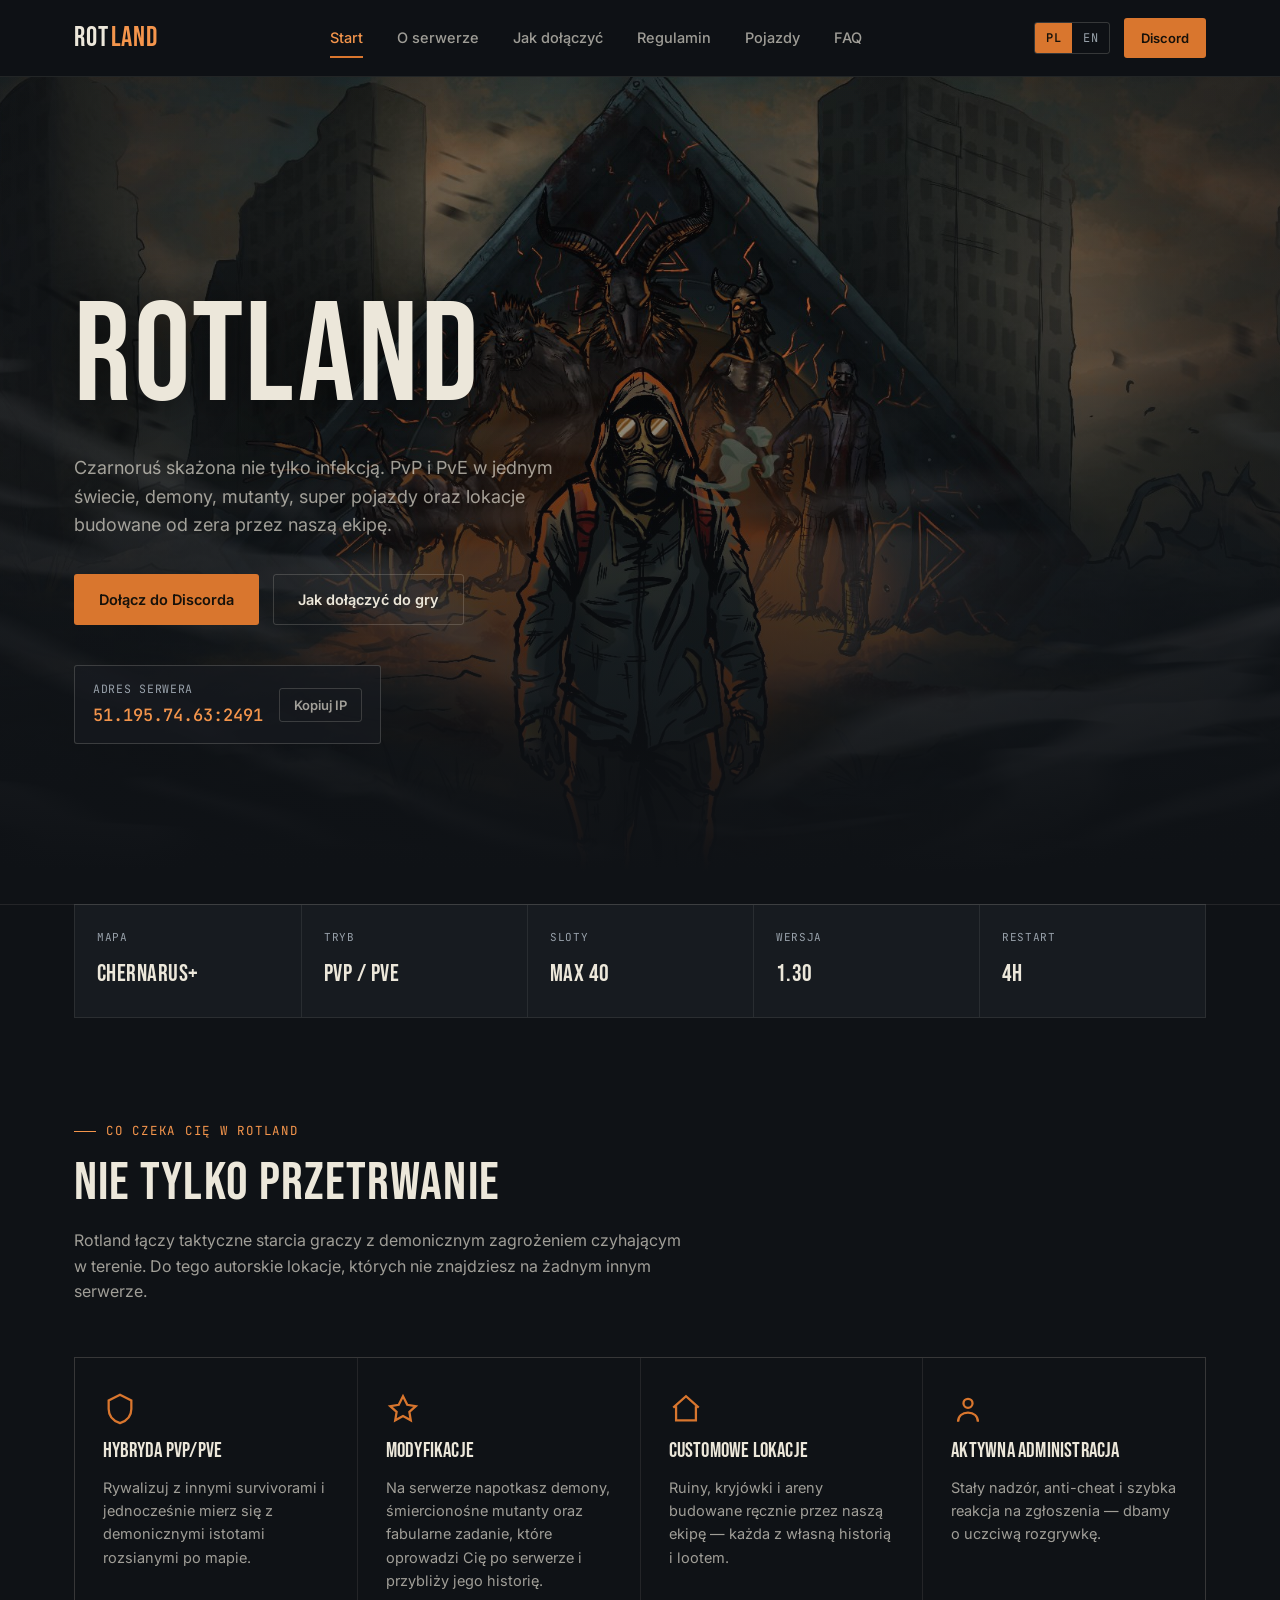
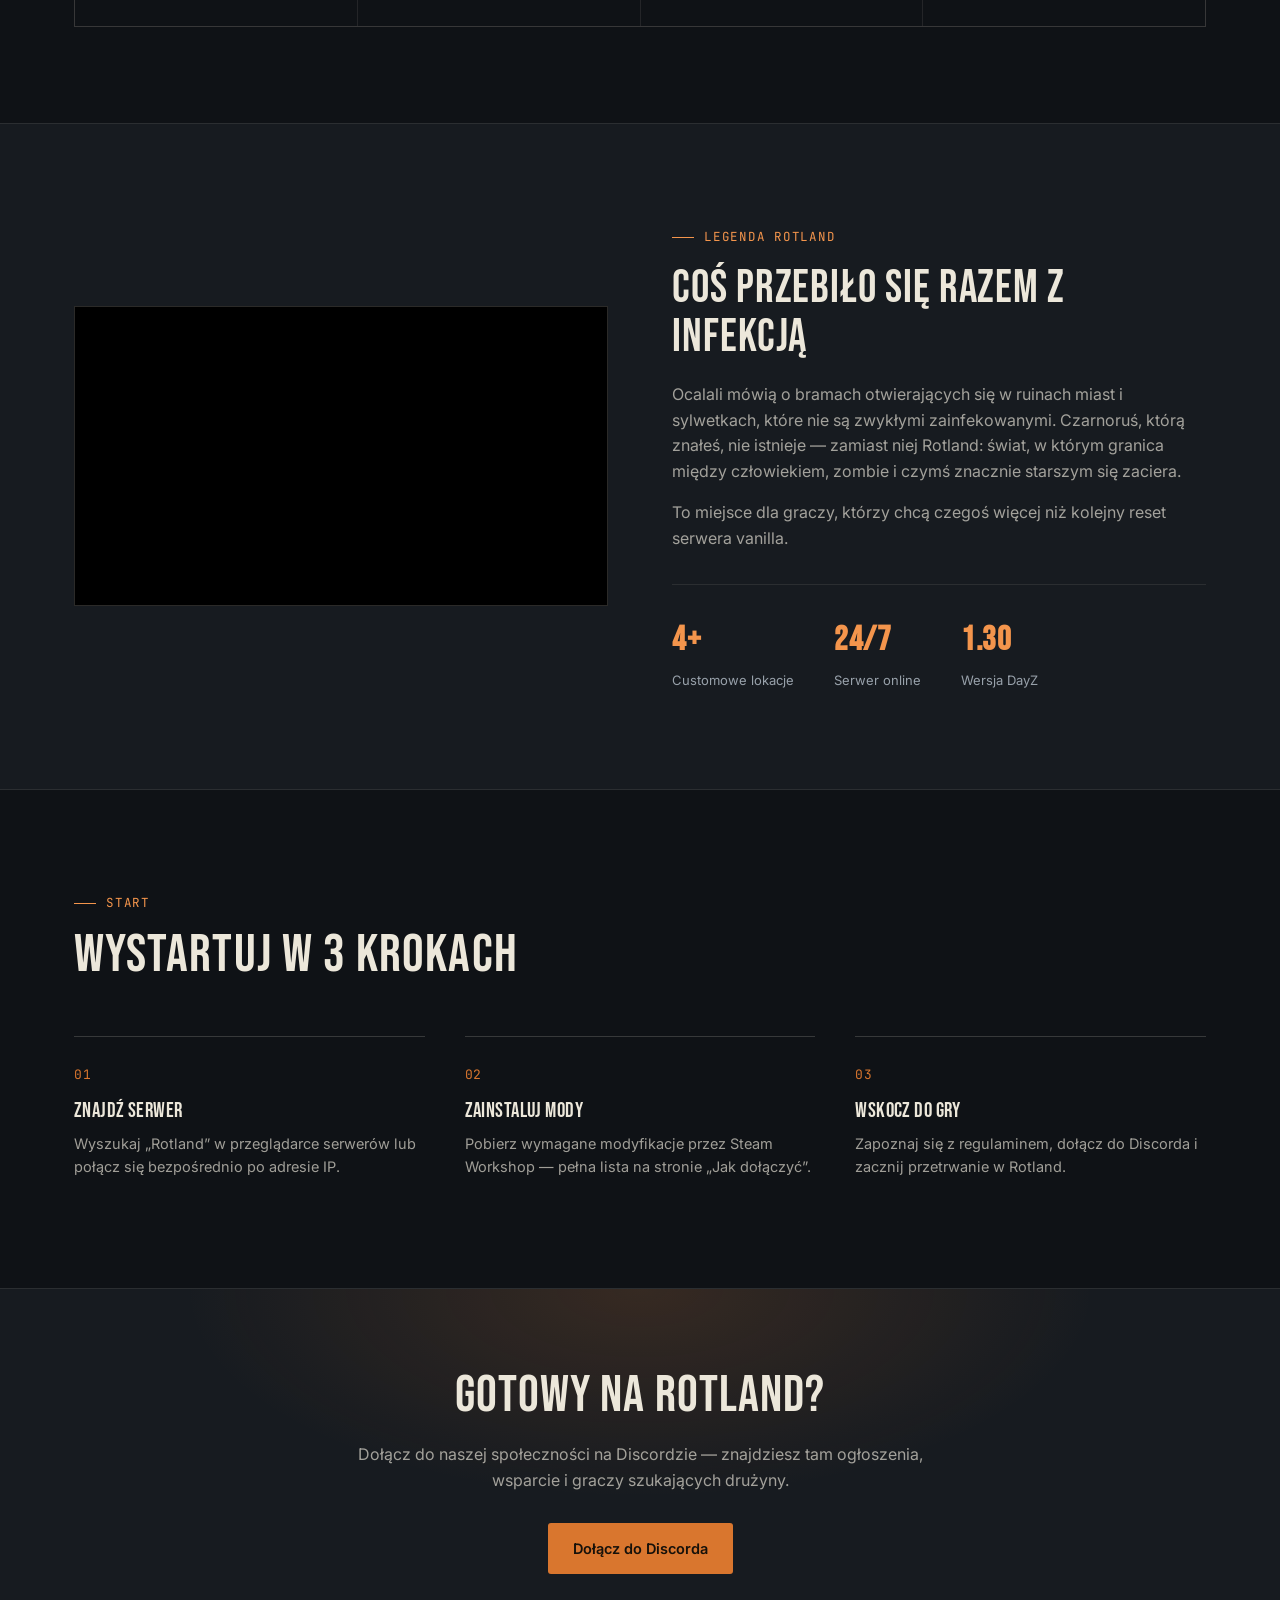
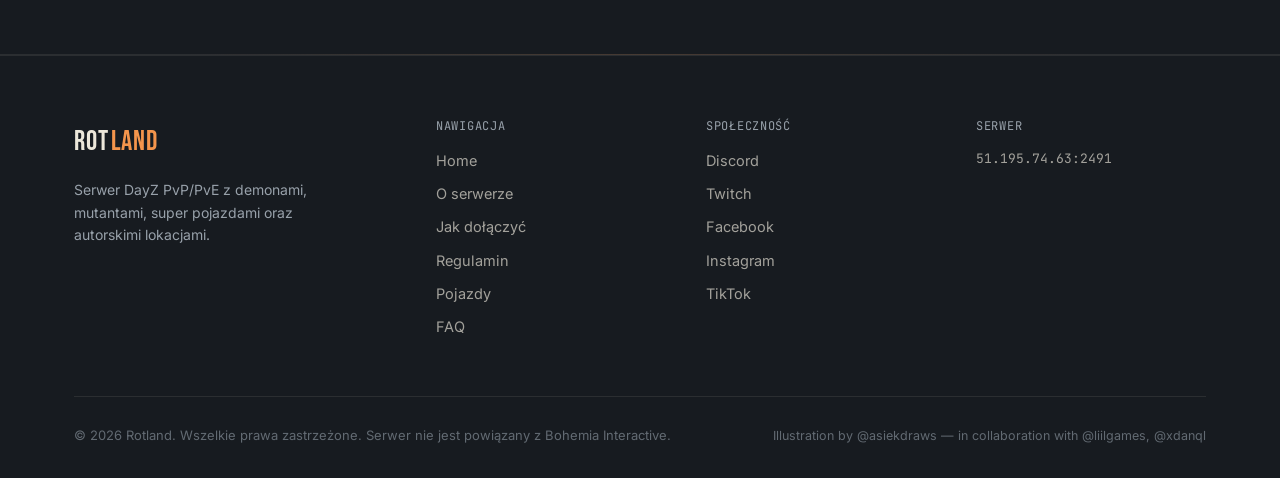
<file: index.html>
<!DOCTYPE html>
<html lang="pl" data-title-pl="Rotland | Serwer DayZ PvP/PvE" data-title-en="Rotland | DayZ PvP/PvE Server">
<head>
<meta charset="UTF-8">
<meta name="viewport" content="width=device-width, initial-scale=1.0">
<title>Rotland | Serwer DayZ PvP/PvE</title>
<meta name="description" content="Rotland — serwer DayZ PvP/PvE z demonicznymi modyfikacjami i autorskimi, customowymi lokacjami. Dołącz do rozgrywki.">
<link rel="preconnect" href="https://fonts.googleapis.com">
<link rel="stylesheet" href="assets/css/style.css">
</head>
<body>

<header class="site-header">
  <div class="wrap">
    <a href="index.html" class="logo">ROT<span>LAND</span></a>

    <nav class="main-nav" id="main-nav">
      <a href="index.html" class="active" data-lang="pl">Start</a>
      <a href="index.html" class="active" data-lang="en" hidden>Home</a>
      <a href="o-serwerze.html" data-lang="pl">O serwerze</a>
      <a href="o-serwerze.html" data-lang="en" hidden>About</a>
      <a href="jak-dolaczyc.html" data-lang="pl">Jak dołączyć</a>
      <a href="jak-dolaczyc.html" data-lang="en" hidden>How to join</a>
      <a href="regulamin.html" data-lang="pl">Regulamin</a>
      <a href="regulamin.html" data-lang="en" hidden>Rules</a>
      <a href="pojazdy.html" data-lang="pl">Pojazdy</a>
      <a href="pojazdy.html" data-lang="en" hidden>Vehicles</a>

      <a href="faq.html" data-lang="pl">FAQ</a>
      <a href="faq.html" data-lang="en" hidden>FAQ</a>

      <div class="lang-switch lang-switch-mobile">
        <button type="button" data-set-lang="pl">PL</button>
        <button type="button" data-set-lang="en">EN</button>
      </div>
    </nav>

    <div class="header-actions">
      <div class="lang-switch">
        <button type="button" data-set-lang="pl">PL</button>
        <button type="button" data-set-lang="en">EN</button>
      </div>
      <a href="https://discord.gg/9V34hJrTmx" target="_blank" rel="noopener noreferrer" class="btn btn-ember btn-sm" data-lang="pl">Discord</a>
      <a href="https://discord.gg/9V34hJrTmx" target="_blank" rel="noopener noreferrer" class="btn btn-ember btn-sm" data-lang="en" hidden>Discord</a>
      <button class="nav-toggle" aria-label="Menu" aria-expanded="false">
        <svg viewBox="0 0 24 24" fill="none" stroke="currentColor" stroke-width="2"><line x1="3" y1="6" x2="21" y2="6"/><line x1="3" y1="12" x2="21" y2="12"/><line x1="3" y1="18" x2="21" y2="18"/></svg>
      </button>
    </div>
  </div>
</header>

<main>

  <!-- HERO -->
  <section class="hero">
    <div class="hero-media">
      <img src="assets/img/hero-rotland.jpg" alt="Rotland — survivor przed demoniczną bramą w ruinach Czarnorusi" width="1920" height="1080">
    </div>
    <div class="hero-content wrap">
      <h1>ROTLAND</h1>
      <p class="lede" data-lang="pl">Czarnoruś skażona nie tylko infekcją. PvP i PvE w jednym świecie, demony, mutanty, super pojazdy oraz lokacje budowane od zera przez naszą ekipę.</p>
      <p class="lede" data-lang="en" hidden>Chernarus, corrupted by more than just the infection. PvP and PvE in one world, with demons, mutants, awesome vehicles, and custom locations built from scratch by our team.</p>

      <div class="hero-ctas">
        <a href="https://discord.gg/9V34hJrTmx" target="_blank" rel="noopener noreferrer" class="btn btn-ember" data-lang="pl">Dołącz do Discorda</a>
        <a href="https://discord.gg/9V34hJrTmx" target="_blank" rel="noopener noreferrer" class="btn btn-ember" data-lang="en" hidden>Join our Discord</a>
        <a href="jak-dolaczyc.html" class="btn btn-outline" data-lang="pl">Jak dołączyć do gry</a>
        <a href="jak-dolaczyc.html" class="btn btn-outline" data-lang="en" hidden>How to join</a>
      </div>

      <div class="ip-box">
        <div>
          <div class="ip-label" data-lang="pl">ADRES SERWERA</div>
          <div class="ip-label" data-lang="en" hidden>SERVER ADDRESS</div>
          <div class="ip-value">51.195.74.63:2491</div>
        </div>
        <button class="ip-copy" data-copy-ip="51.195.74.63:2491" data-copied-label="Skopiowano!" data-lang="pl">Kopiuj IP</button>
        <button class="ip-copy" data-copy-ip="51.195.74.63:2491" data-copied-label="Copied!" data-lang="en" hidden>Copy IP</button>
      </div>
    </div>
  </section>

  <!-- STAT STRIP -->
  <div class="wrap" style="margin-top:-1px;">
    <div class="stat-strip">
      <div class="cell">
        <div class="k" data-lang="pl">MAPA</div>
        <div class="k" data-lang="en" hidden>MAP</div>
        <div class="v">Chernarus+</div>
      </div>
      <div class="cell">
        <div class="k" data-lang="pl">TRYB</div>
        <div class="k" data-lang="en" hidden>MODE</div>
        <div class="v">PvP / PvE</div>
      </div>
      <div class="cell">
        <div class="k" data-lang="pl">SLOTY</div>
        <div class="k" data-lang="en" hidden>SLOTS</div>
        <div class="v">Max 40</div>
      </div>
      <div class="cell">
        <div class="k" data-lang="pl">WERSJA</div>
        <div class="k" data-lang="en" hidden>VERSION</div>
        <div class="v">1.30</div>
      </div>
      <div class="cell">
        <div class="k" data-lang="pl">RESTART</div>
        <div class="k" data-lang="en" hidden>RESTART</div>
        <div class="v">4h</div>
      </div>
    </div>
  </div>

  <!-- FEATURES -->
  <section>
    <div class="wrap">
      <div class="section-head">
        <span class="eyebrow" data-lang="pl">CO CZEKA CIĘ W ROTLAND</span>
        <span class="eyebrow" data-lang="en" hidden>WHAT AWAITS YOU IN ROTLAND</span>
        <h2 data-lang="pl">Nie tylko przetrwanie</h2>
        <h2 data-lang="en" hidden>More than survival</h2>
        <p data-lang="pl">Rotland łączy taktyczne starcia graczy z demonicznym zagrożeniem czyhającym w terenie. Do tego autorskie lokacje, których nie znajdziesz na żadnym innym serwerze.</p>
        <p data-lang="en" hidden>Rotland combines tactical player combat with demonic threats lurking across the map, plus original locations you won't find on any other server.</p>
      </div>
    </div>

    <div class="wrap">
      <div class="feature-grid">
        <div class="feature">
          <div class="glyph">
            <svg viewBox="0 0 24 24" fill="none" stroke="currentColor" stroke-width="1.6"><path d="M12 2l8 4v6c0 5-3.5 8.5-8 10-4.5-1.5-8-5-8-10V6l8-4z"/></svg>
          </div>
          <h3 data-lang="pl">Hybryda PvP/PvE</h3>
          <h3 data-lang="en" hidden>PvP/PvE hybrid</h3>
          <p data-lang="pl">Rywalizuj z innymi survivorami i jednocześnie mierz się z demonicznymi istotami rozsianymi po mapie.</p>
          <p data-lang="en" hidden>Fight other survivors while facing demonic creatures scattered across the map.</p>
        </div>
        <div class="feature">
          <div class="glyph">
            <svg viewBox="0 0 24 24" fill="none" stroke="currentColor" stroke-width="1.6"><path d="M12 3l3 6 6 1-4.5 4 1 6-5.5-3-5.5 3 1-6L3 10l6-1 3-6z"/></svg>
          </div>
          <h3 data-lang="pl">Modyfikacje</h3>
          <h3 data-lang="en" hidden>Modifications</h3>
          <p data-lang="pl">Na serwerze napotkasz demony, śmiercionośne mutanty oraz fabularne zadanie, które oprowadzi Cię po serwerze i przybliży jego historię.</p>
          <p data-lang="en" hidden>On the server, you will encounter demons, deadly mutants, and a story-driven quest that will guide you through the server and introduce you to its lore.</p>
        </div>
        <div class="feature">
          <div class="glyph">
            <svg viewBox="0 0 24 24" fill="none" stroke="currentColor" stroke-width="1.6"><path d="M3 11l9-8 9 8M5 10v10h14V10"/></svg>
          </div>
          <h3 data-lang="pl">Customowe lokacje</h3>
          <h3 data-lang="en" hidden>Custom locations</h3>
          <p data-lang="pl">Ruiny, kryjówki i areny budowane ręcznie przez naszą ekipę — każda z własną historią i lootem.</p>
          <p data-lang="en" hidden>Ruins, hideouts and arenas hand-built by our team — each with its own story and loot.</p>
        </div>
        <div class="feature">
          <div class="glyph">
            <svg viewBox="0 0 24 24" fill="none" stroke="currentColor" stroke-width="1.6"><circle cx="12" cy="8" r="3.2"/><path d="M5 21c0-4 3-6.5 7-6.5S19 17 19 21"/></svg>
          </div>
          <h3 data-lang="pl">Aktywna administracja</h3>
          <h3 data-lang="en" hidden>Active administration</h3>
          <p data-lang="pl">Stały nadzór, anti-cheat i szybka reakcja na zgłoszenia — dbamy o uczciwą rozgrywkę.</p>
          <p data-lang="en" hidden>Constant monitoring, anti-cheat and fast reports handling — we keep the game fair.</p>
        </div>
      </div>
    </div>
  </section>

  <!-- LORE SPLIT -->
  <section class="section-alt">
    <div class="wrap">
      <div class="split">
        <div class="split-media is-video">
          <!-- Podmień VIDEO_ID na ID swojego filmu z YouTube (fragment z adresu po "watch?v=" lub po "youtu.be/") -->
<iframe
  src="https://www.youtube-nocookie.com/embed/gOpXSgtapXY"
  title="Rotland — zwiastun serwera"
  loading="lazy"
  referrerpolicy="strict-origin-when-cross-origin"
  allow="accelerometer; autoplay; clipboard-write; encrypted-media; gyroscope; picture-in-picture; web-share"
  allowfullscreen>
</iframe>
        </div>
        <div class="split-text">
          <span class="eyebrow" data-lang="pl">LEGENDA ROTLAND</span>
          <span class="eyebrow" data-lang="en" hidden>THE LEGEND OF ROTLAND</span>
          <h2 data-lang="pl">Coś przebiło się razem z infekcją</h2>
          <h2 data-lang="en" hidden>Something came through with the infection</h2>
          <p data-lang="pl">Ocalali mówią o bramach otwierających się w ruinach miast i sylwetkach, które nie są zwykłymi zainfekowanymi. Czarnoruś, którą znałeś, nie istnieje — zamiast niej Rotland: świat, w którym granica między człowiekiem, zombie i czymś znacznie starszym się zaciera.</p>
          <p data-lang="en" hidden>Survivors speak of gates opening in city ruins, and shapes that are not ordinary infected. The Chernarus you knew is gone — in its place, Rotland: a world where the line between human, infected and something far older has blurred.</p>
          <p data-lang="pl">To miejsce dla graczy, którzy chcą czegoś więcej niż kolejny reset serwera vanilla.</p>
          <p data-lang="en" hidden>This is a place for players who want more than another vanilla server wipe.</p>

          <div class="stat-row">
            <div class="stat">
              <b>4+</b>
              <span data-lang="pl">Customowe lokacje</span>
              <span data-lang="en" hidden>Custom locations</span>
            </div>
            <div class="stat">
              <b>24/7</b>
              <span data-lang="pl">Serwer online</span>
              <span data-lang="en" hidden>Server online</span>
            </div>
            <div class="stat">
              <b>1.30</b>
              <span data-lang="pl">Wersja DayZ</span>
              <span data-lang="en" hidden>DayZ version</span>
            </div>
          </div>
        </div>
      </div>
    </div>
  </section>

  <!-- JOIN PREVIEW -->
  <section>
    <div class="wrap">
      <div class="section-head">
        <span class="eyebrow" data-lang="pl">START</span>
        <span class="eyebrow" data-lang="en" hidden>GETTING STARTED</span>
        <h2 data-lang="pl">Wystartuj w 3 krokach</h2>
        <h2 data-lang="en" hidden>Get started in 3 steps</h2>
      </div>

      <div class="steps">
        <div class="step">
          <span class="num">01</span>
          <h3 data-lang="pl">Znajdź serwer</h3>
          <h3 data-lang="en" hidden>Find the server</h3>
          <p data-lang="pl">Wyszukaj „Rotland” w przeglądarce serwerów lub połącz się bezpośrednio po adresie IP.</p>
          <p data-lang="en" hidden>Search for "Rotland" in the server browser or connect directly using the IP address.</p>
        </div>
        <div class="step">
          <span class="num">02</span>
          <h3 data-lang="pl">Zainstaluj mody</h3>
          <h3 data-lang="en" hidden>Install the mods</h3>
          <p data-lang="pl">Pobierz wymagane modyfikacje przez Steam Workshop — pełna lista na stronie „Jak dołączyć”.</p>
          <p data-lang="en" hidden>Download the required mods via Steam Workshop — full list on the "How to join" page.</p>
        </div>
        <div class="step">
          <span class="num">03</span>
          <h3 data-lang="pl">Wskocz do gry</h3>
          <h3 data-lang="en" hidden>Jump into the game</h3>
          <p data-lang="pl">Zapoznaj się z regulaminem, dołącz do Discorda i zacznij przetrwanie w Rotland.</p>
          <p data-lang="en" hidden>Read the rules, join our Discord and start surviving in Rotland.</p>
        </div>
      </div>
    </div>
  </section>

  <!-- CTA -->
  <div class="cta-banner">
    <div class="wrap">
      <h2 data-lang="pl">Gotowy na Rotland?</h2>
      <h2 data-lang="en" hidden>Ready for Rotland?</h2>
      <p data-lang="pl">Dołącz do naszej społeczności na Discordzie — znajdziesz tam ogłoszenia, wsparcie i graczy szukających drużyny.</p>
      <p data-lang="en" hidden>Join our Discord community — announcements, support and players looking for a team.</p>
      <div class="hero-ctas">
        <a href="https://discord.gg/9V34hJrTmx" target="_blank" rel="noopener noreferrer" class="btn btn-ember" data-lang="pl">Dołącz do Discorda</a>
        <a href="https://discord.gg/9V34hJrTmx" target="_blank" rel="noopener noreferrer" class="btn btn-ember" data-lang="en" hidden>Join our Discord</a>
      </div>
    </div>
  </div>

</main>

<footer class="site-footer">
  <div class="wrap">
    <div class="footer-top">
      <div class="footer-brand">
        <a href="index.html" class="logo">ROT<span>LAND</span></a>
        <p data-lang="pl">Serwer DayZ PvP/PvE z demonami, mutantami, super pojazdami oraz autorskimi lokacjami.</p>
        <p data-lang="en" hidden>A DayZ PvP/PvE server featuring demons, mutants, awesome vehicles and custom locations created by our team.</p>
      </div>
      <div class="footer-col">
        <h4 data-lang="pl">NAWIGACJA</h4>
        <h4 data-lang="en" hidden>NAVIGATION</h4>
        <a href="index.html" data-lang="pl">Home</a>
        <a href="index.html" data-lang="en" hidden>Home</a>
        <a href="o-serwerze.html" data-lang="pl">O serwerze</a>
        <a href="o-serwerze.html" data-lang="en" hidden>About</a>
        <a href="jak-dolaczyc.html" data-lang="pl">Jak dołączyć</a>
        <a href="jak-dolaczyc.html" data-lang="en" hidden>How to join</a>
        <a href="regulamin.html" data-lang="pl">Regulamin</a>
        <a href="regulamin.html" data-lang="en" hidden>Rules</a>
        <a href="pojazdy.html" data-lang="pl">Pojazdy</a>
        <a href="pojazdy.html" data-lang="en" hidden>Vehicles</a>
        <a href="faq.html" data-lang="pl">FAQ</a>
        <a href="faq.html" data-lang="en" hidden>FAQ</a>
      </div>
      <div class="footer-col">
        <h4 data-lang="pl">SPOŁECZNOŚĆ</h4>
        <h4 data-lang="en" hidden>COMMUNITY</h4>
        <a href="https://discord.gg/9V34hJrTmx" target="_blank" rel="noopener noreferrer">Discord</a>
        <a href="https://www.twitch.tv/liilgames" target="_blank" rel="noopener noreferrer">Twitch</a>
        <a href="https://www.facebook.com/profile.php?id=61590449618435" target="_blank" rel="noopener noreferrer">Facebook</a>
        <a href="https://www.instagram.com/liilgames/" target="_blank" rel="noopener noreferrer">Instagram</a>
        <a href="https://www.tiktok.com/@liilgames?lang=pl-PL" target="_blank" rel="noopener noreferrer">TikTok</a>
      </div>
      <div class="footer-col">
        <h4 data-lang="pl">SERWER</h4>
        <h4 data-lang="en" hidden>SERVER</h4>
        <p style="color:var(--bone-dim); font-family:var(--font-mono); font-size:13px;">51.195.74.63:2491</p>
      </div>
    </div>
    <div class="footer-bottom">
      <span data-lang="pl">© 2026 Rotland. Wszelkie prawa zastrzeżone. Serwer nie jest powiązany z Bohemia Interactive.</span>
      <span data-lang="en" hidden>© 2026 Rotland. All rights reserved. Not affiliated with Bohemia Interactive.</span>
      <span class="credit-line">Illustration by @asiekdraws — in collaboration with @liilgames, @xdanql</span>
    </div>
  </div>
</footer>

<script src="assets/js/main.js"></script>
</body>
</html>
</file>
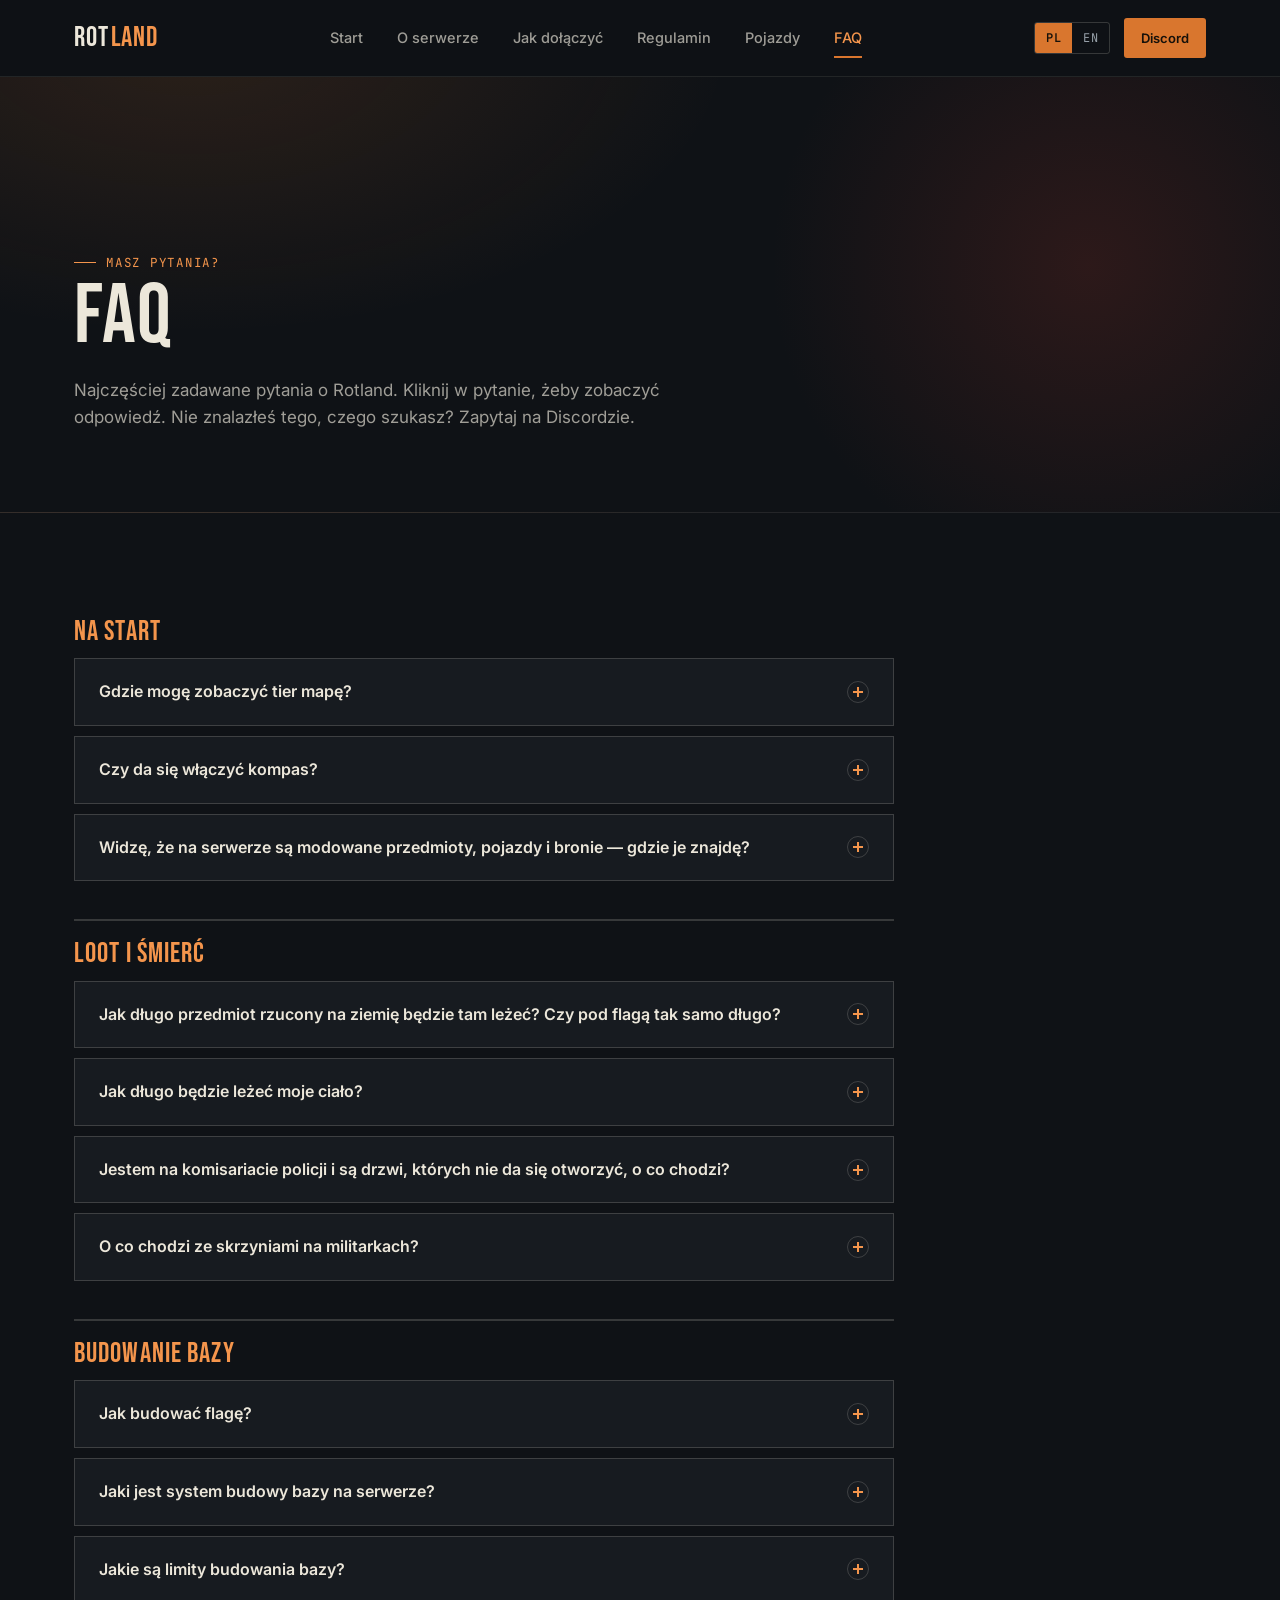
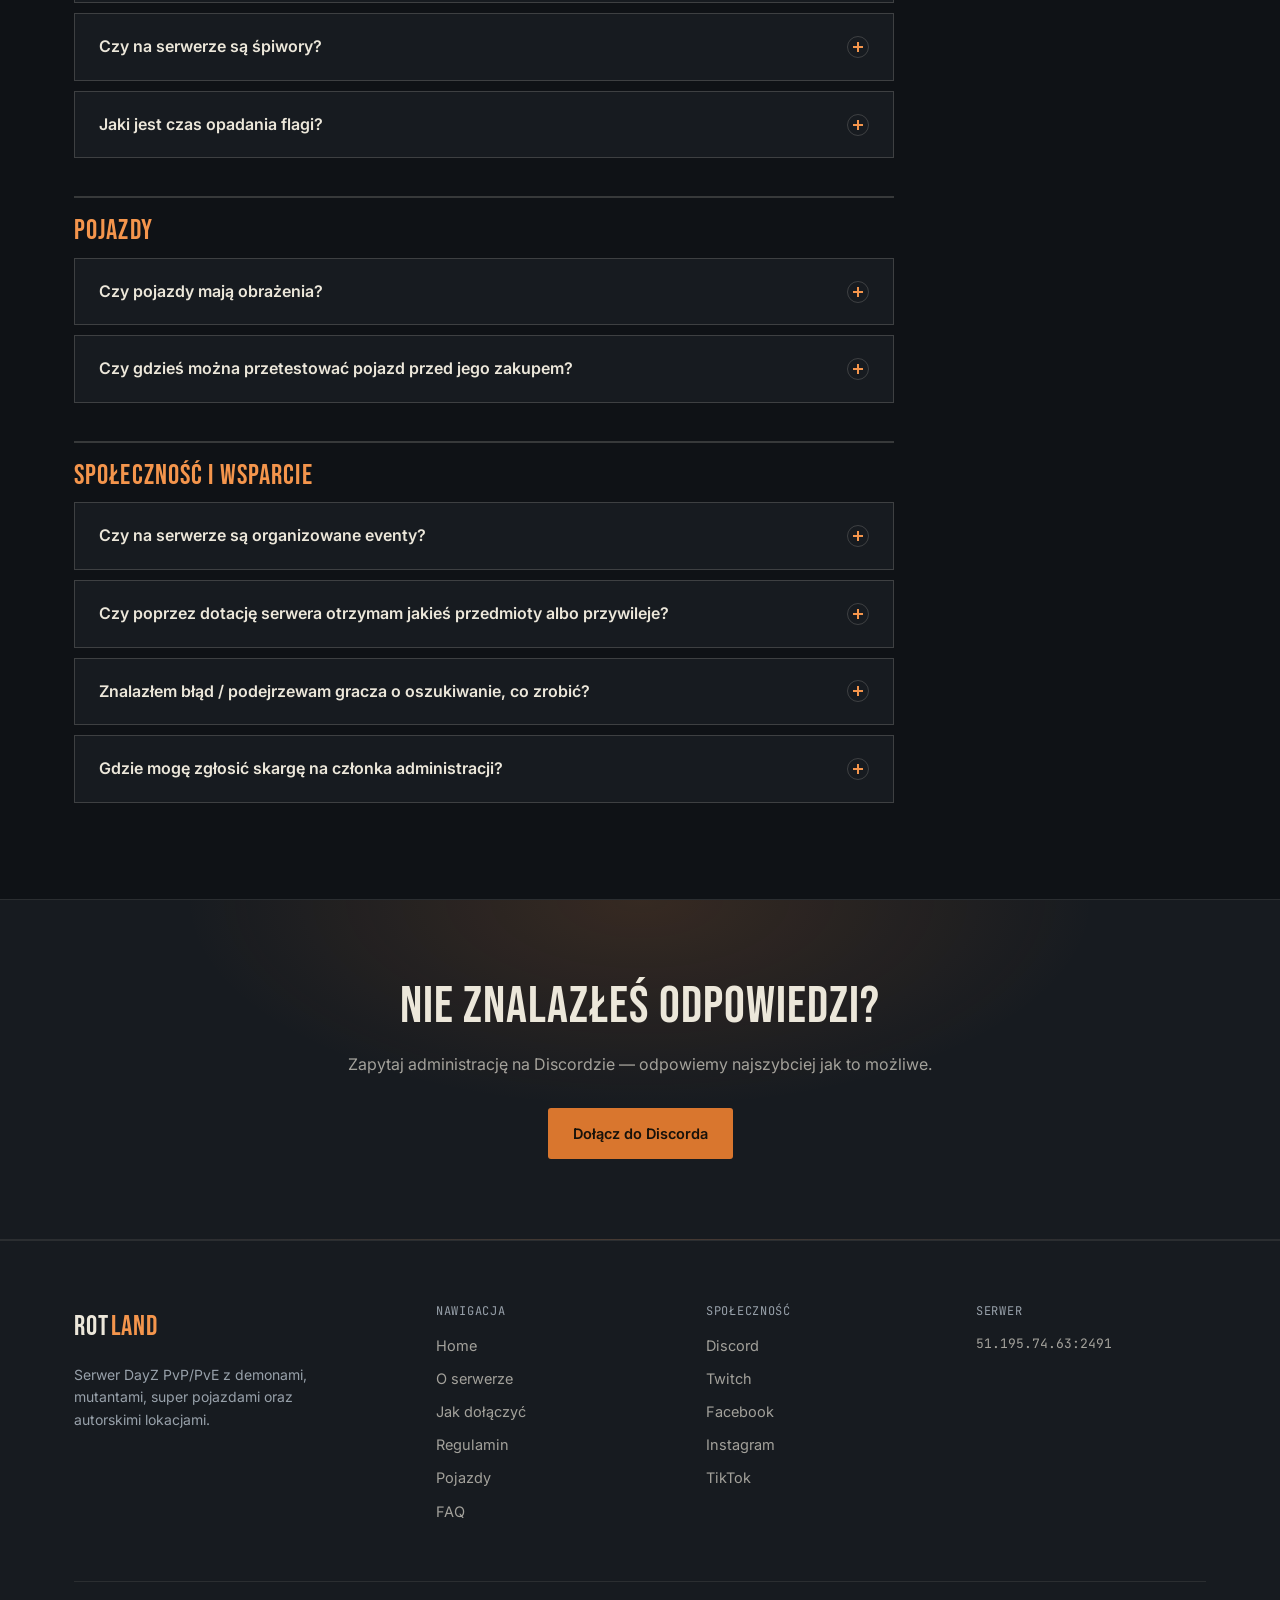
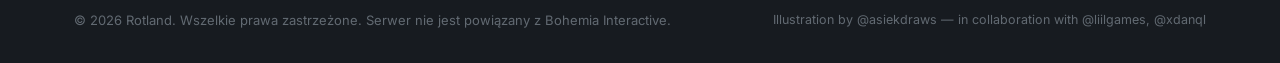
<file: faq.html>
<!DOCTYPE html>
<html lang="pl" data-title-pl="FAQ | Rotland" data-title-en="FAQ | Rotland">
<head>
<meta charset="UTF-8">
<meta name="viewport" content="width=device-width, initial-scale=1.0">
<title>FAQ | Rotland</title>
<meta name="description" content="Najczęściej zadawane pytania o serwer Rotland.">
<link rel="preconnect" href="https://fonts.googleapis.com">
<link rel="stylesheet" href="assets/css/style.css">
</head>
<body>

<header class="site-header">
  <div class="wrap">
    <a href="index.html" class="logo">ROT<span>LAND</span></a>

    <nav class="main-nav" id="main-nav">
      <a href="index.html" data-lang="pl">Start</a>
      <a href="index.html" data-lang="en" hidden>Home</a>
      <a href="o-serwerze.html" data-lang="pl">O serwerze</a>
      <a href="o-serwerze.html" data-lang="en" hidden>About</a>
      <a href="jak-dolaczyc.html" data-lang="pl">Jak dołączyć</a>
      <a href="jak-dolaczyc.html" data-lang="en" hidden>How to join</a>
      <a href="regulamin.html" data-lang="pl">Regulamin</a>
      <a href="regulamin.html" data-lang="en" hidden>Rules</a>
      <a href="pojazdy.html" data-lang="pl">Pojazdy</a>
      <a href="pojazdy.html" data-lang="en" hidden>Vehicles</a>
      <a href="faq.html" class="active" data-lang="pl">FAQ</a>
      <a href="faq.html" class="active" data-lang="en" hidden>FAQ</a>

      <div class="lang-switch lang-switch-mobile">
        <button type="button" data-set-lang="pl">PL</button>
        <button type="button" data-set-lang="en">EN</button>
      </div>
    </nav>

    <div class="header-actions">
      <div class="lang-switch">
        <button type="button" data-set-lang="pl">PL</button>
        <button type="button" data-set-lang="en">EN</button>
      </div>
      <a href="https://discord.gg/9V34hJrTmx" target="_blank" rel="noopener noreferrer" class="btn btn-ember btn-sm" data-lang="pl">Discord</a>
      <a href="https://discord.gg/9V34hJrTmx" target="_blank" rel="noopener noreferrer" class="btn btn-ember btn-sm" data-lang="en" hidden>Discord</a>
      <button class="nav-toggle" aria-label="Menu" aria-expanded="false">
        <svg viewBox="0 0 24 24" fill="none" stroke="currentColor" stroke-width="2"><line x1="3" y1="6" x2="21" y2="6"/><line x1="3" y1="12" x2="21" y2="12"/><line x1="3" y1="18" x2="21" y2="18"/></svg>
      </button>
    </div>
  </div>
</header>

<main>

  <section class="page-hero">
    <div class="wrap">
      <span class="eyebrow" data-lang="pl">MASZ PYTANIA?</span>
      <span class="eyebrow" data-lang="en" hidden>GOT QUESTIONS?</span>
      <h1 data-lang="pl">FAQ</h1>
      <h1 data-lang="en" hidden>FAQ</h1>
      <p class="lede" data-lang="pl">Najczęściej zadawane pytania o Rotland. Kliknij w pytanie, żeby zobaczyć odpowiedź. Nie znalazłeś tego, czego szukasz? Zapytaj na Discordzie.</p>
      <p class="lede" data-lang="en" hidden>Frequently asked questions about Rotland. Click a question to reveal the answer. Can't find what you're looking for? Ask us on Discord.</p>
    </div>
  </section>

  <section>
    <div class="wrap">

      <div class="faq-list" style="margin-top:8px;">

        <h2 class="faq-group" data-lang="pl">Na start</h2>
        <h2 class="faq-group" data-lang="en" hidden>Getting started</h2>

        <details class="faq-item" data-lang="pl">
          <summary>
            Gdzie mogę zobaczyć tier mapę?
            <span class="faq-icon"></span>
          </summary>
          <div class="faq-answer">
            <p>W celu zapoznania się z tier mapą wejdź na stronę <a href="https://www.izurvive.com/#c=-27;79;1" target="_blank" rel="noopener noreferrer">izurvive.com</a>, a następnie w Filter zaznacz „Loot Tiers Overlay”.</p>
            <p>Możesz również zerknąć na nasz <a href="https://discord.com/channels/1318216504273272862/1398297213033254944" target="_blank" rel="noopener noreferrer">Discord, na kanał „Features”</a>, gdzie znajdziesz tier mapę.</p>
          </div>
        </details>
        <details class="faq-item" data-lang="en" hidden>
          <summary>
            Where can I see the tier map?
            <span class="faq-icon"></span>
          </summary>
          <div class="faq-answer">
            <p>To check the tier map, go to <a href="https://www.izurvive.com/#c=-27;79;1" target="_blank" rel="noopener noreferrer">izurvive.com</a> and enable "Loot Tiers Overlay" in Filter.</p>
            <p>You can also check our <a href="https://discord.com/channels/1318216504273272862/1398297213033254944" target="_blank" rel="noopener noreferrer">Discord, in the "Features" channel</a>, where you'll find the tier map.</p>
          </div>
        </details>

        <details class="faq-item" data-lang="pl">
          <summary>
            Czy da się włączyć kompas?
            <span class="faq-icon"></span>
          </summary>
          <div class="faq-answer">
            <p>Tak, aby włączyć kompas, należy nacisnąć klawisz „H”. Jednak aby działał, w ekwipunku trzeba posiadać kompas bądź kompas kartograficzny.</p>
          </div>
        </details>
        <details class="faq-item" data-lang="en" hidden>
          <summary>
            Can I enable a compass?
            <span class="faq-icon"></span>
          </summary>
          <div class="faq-answer">
            <p>Yes, press "H" to enable the compass. However, for it to work, you need to have a compass or a cartographic compass in your inventory.</p>
          </div>
        </details>

        <details class="faq-item" data-lang="pl">
          <summary>
            Widzę, że na serwerze są modowane przedmioty, pojazdy i bronie — gdzie je znajdę?
            <span class="faq-icon"></span>
          </summary>
          <div class="faq-answer">
            <p>Serwer oferuje 3 miejsca z NPC, gdzie można zakupić przedmioty oraz pojazdy:</p>
            <ul>
              <li>Black Market, na którym sprzedasz wszystkie modowane przedmioty.</li>
              <li>Drug, gdzie sprzedasz alkohol i inne nielegalne substancje.</li>
              <li>Rustfall, safezone, gdzie można sprzedać wszystkie przedmioty vanilla oraz modowane.</li>
            </ul>
            <p>JEDNAK należy pamiętać, że przedmioty modowane na safezonie sprzedasz tylko za 25% wartości tego, za ile zostałyby sprzedane na Black Markecie. Na Rustfall nie da się sprzedać asortymentu z Drug tradera.</p>
          </div>
        </details>
        <details class="faq-item" data-lang="en" hidden>
          <summary>
            I see there are modded items, vehicles and weapons on the server — where do I find them?
            <span class="faq-icon"></span>
          </summary>
          <div class="faq-answer">
            <p>The server offers 3 NPC locations where you can buy items and vehicles:</p>
            <ul>
              <li>Black Market, where you can sell all modded items.</li>
              <li>Drug trader, where you can sell alcohol and other illegal substances.</li>
              <li>Rustfall, the safe zone, where you can sell both vanilla and modded items.</li>
            </ul>
            <p>HOWEVER, keep in mind that modded items sold at the safe zone only fetch 25% of the value they'd get at the Black Market. Drug trader goods cannot be sold at Rustfall.</p>
          </div>
        </details>

        <h2 class="faq-group" data-lang="pl">Loot i śmierć</h2>
        <h2 class="faq-group" data-lang="en" hidden>Loot and death</h2>

        <details class="faq-item" data-lang="pl">
          <summary>
            Jak długo przedmiot rzucony na ziemię będzie tam leżeć? Czy pod flagą tak samo długo?
            <span class="faq-icon"></span>
          </summary>
          <div class="faq-answer">
            <p>Przedmiot rzucony na ziemię, niezależnie czy pod flagą, czy w innym miejscu, zniknie po 4 godzinach. Wyjątkiem jest Rustfall (safezone), gdzie przedmiot pozostawiony na ziemi w granicach safezonu zniknie po 30 minutach.</p>
          </div>
        </details>
        <details class="faq-item" data-lang="en" hidden>
          <summary>
            How long will an item dropped on the ground stay there? Is it the same under a flag?
            <span class="faq-icon"></span>
          </summary>
          <div class="faq-answer">
            <p>An item dropped on the ground — whether under a flag or anywhere else — disappears after 4 hours. The exception is Rustfall (the safe zone), where an item left on the ground within the safe zone boundaries disappears after 30 minutes.</p>
          </div>
        </details>

        <details class="faq-item" data-lang="pl">
          <summary>
            Jak długo będzie leżeć moje ciało?
            <span class="faq-icon"></span>
          </summary>
          <div class="faq-answer">
            <p>Ciało zabitego gracza czeka na niego około 30 minut. Jednak należy pamiętać, że:</p>
            <ul>
              <li>restart serwera usunie Twoje ciało,</li>
              <li>w chwili gdy nikogo nie ma w okolicy ciała, serwer również może usunąć je wcześniej,</li>
              <li>inny gracz może je znaleźć, ograbić, pokroić bądź zakopać.</li>
            </ul>
            <p>Jeśli wystąpi jedna z powyższych sytuacji, administracja NIE pomoże i nie odda utraconych przedmiotów wraz z ciałem.</p>
          </div>
        </details>
        <details class="faq-item" data-lang="en" hidden>
          <summary>
            How long will my body stay on the ground?
            <span class="faq-icon"></span>
          </summary>
          <div class="faq-answer">
            <p>A killed player's body waits for about 30 minutes. However, keep in mind that:</p>
            <ul>
              <li>a server restart will remove your body,</li>
              <li>if no one is near the body, the server may also remove it earlier,</li>
              <li>another player may find it, loot it, cut it up, or bury it.</li>
            </ul>
            <p>If any of the above happens, the administration will NOT help or restore lost items along with the body.</p>
          </div>
        </details>

        <details class="faq-item" data-lang="pl">
          <summary>
            Jestem na komisariacie policji i są drzwi, których nie da się otworzyć, o co chodzi?
            <span class="faq-icon"></span>
          </summary>
          <div class="faq-answer">
            <p>Posterunki policji Tieru 2 i wyżej posiadają jeden pokój zamknięty na klucz. Aby móc go otworzyć, trzeba zdobyć klucz, który można znaleźć u zedów o nazwie Chad — przeważnie można ich znaleźć właśnie pod komisariatami.</p>
          </div>
        </details>
        <details class="faq-item" data-lang="en" hidden>
          <summary>
            I'm at a police station and there's a door I can't open, what's going on?
            <span class="faq-icon"></span>
          </summary>
          <div class="faq-answer">
            <p>Tier 2 and higher police stations have one room locked with a key. To open it, you need to obtain the key, which can be found on zeds called "Chad" — they usually spawn right around police stations.</p>
          </div>
        </details>

        <details class="faq-item" data-lang="pl">
          <summary>
            O co chodzi ze skrzyniami na militarkach?
            <span class="faq-icon"></span>
          </summary>
          <div class="faq-answer">
            <p>Na bazach militarnych można znaleźć zamknięte skrzynie na klucz. Aby je otworzyć, należy zdobyć klucz, który można znaleźć u wojskowych zarażonych.</p>
          </div>
        </details>
        <details class="faq-item" data-lang="en" hidden>
          <summary>
            What's the deal with the crates at military bases?
            <span class="faq-icon"></span>
          </summary>
          <div class="faq-answer">
            <p>At military bases you can find crates locked with a key. To open them, you need to obtain the key, which can be found on military infected.</p>
          </div>
        </details>

        <h2 class="faq-group" data-lang="pl">Budowanie bazy</h2>
        <h2 class="faq-group" data-lang="en" hidden>Base building</h2>

        <details class="faq-item" data-lang="pl">
          <summary>
            Jak budować flagę?
            <span class="faq-icon"></span>
          </summary>
          <div class="faq-answer">
            <p>Na serwerze funkcjonuje vanillowe budowanie flagi.</p>
          </div>
        </details>
        <details class="faq-item" data-lang="en" hidden>
          <summary>
            How do I build a flag?
            <span class="faq-icon"></span>
          </summary>
          <div class="faq-answer">
            <p>The server uses vanilla flag building.</p>
          </div>
        </details>

        <details class="faq-item" data-lang="pl">
          <summary>
            Jaki jest system budowy bazy na serwerze?
            <span class="faq-icon"></span>
          </summary>
          <div class="faq-answer">
            <p>Na serwerze mamy BBP do budowania bazy. Jeżeli nie wiesz, jak budować, zerknij na <a href="https://www.youtube.com/watch?v=8EphuXqrD64" target="_blank" rel="noopener noreferrer">ten materiał</a>.</p>
          </div>
        </details>
        <details class="faq-item" data-lang="en" hidden>
          <summary>
            What base building system does the server use?
            <span class="faq-icon"></span>
          </summary>
          <div class="faq-answer">
            <p>The server uses BBP for base building. If you don't know how to build, check out <a href="https://www.youtube.com/watch?v=8EphuXqrD64" target="_blank" rel="noopener noreferrer">this video</a>.</p>
          </div>
        </details>

        <details class="faq-item" data-lang="pl">
          <summary>
            Jakie są limity budowania bazy?
            <span class="faq-icon"></span>
          </summary>
          <div class="faq-answer">
            <p>Aby zapoznać się z limitami, podejdź do swojej flagi i naciśnij „F” → „Check Item Restrictions”.</p>
          </div>
        </details>
        <details class="faq-item" data-lang="en" hidden>
          <summary>
            What are the base building limits?
            <span class="faq-icon"></span>
          </summary>
          <div class="faq-answer">
            <p>To see the limits, walk up to your flag and press "F" → "Check Item Restrictions".</p>
          </div>
        </details>

        <details class="faq-item" data-lang="pl">
          <summary>
            Czy na serwerze są śpiwory?
            <span class="faq-icon"></span>
          </summary>
          <div class="faq-answer">
            <p>Tak, na serwerze można zdobyć śpiwór. Może być rozłożony tylko na terenie flagi i można go używać raz na 4 godziny.</p>
          </div>
        </details>
        <details class="faq-item" data-lang="en" hidden>
          <summary>
            Are there sleeping bags on the server?
            <span class="faq-icon"></span>
          </summary>
          <div class="faq-answer">
            <p>Yes, you can find a sleeping bag on the server. It can only be set up within a flag area and can be used once every 4 hours.</p>
          </div>
        </details>

        <details class="faq-item" data-lang="pl">
          <summary>
            Jaki jest czas opadania flagi?
            <span class="faq-icon"></span>
          </summary>
          <div class="faq-answer">
            <p>Czas opadania flagi to 5 dni. Gdy flaga opadnie na 0%, ostatni raz odświeża czas życia wybudowanych konstruktów. Po upływie kolejnych 3 dni baza zacznie znikać!</p>
          </div>
        </details>
        <details class="faq-item" data-lang="en" hidden>
          <summary>
            How long does it take for a flag to decay?
            <span class="faq-icon"></span>
          </summary>
          <div class="faq-answer">
            <p>Flag decay time is 5 days. When the flag drops to 0%, it refreshes the lifetime of the built structures one last time. After another 3 days, the base will start to disappear!</p>
          </div>
        </details>

        <h2 class="faq-group" data-lang="pl">Pojazdy</h2>
        <h2 class="faq-group" data-lang="en" hidden>Vehicles</h2>

        <details class="faq-item" data-lang="pl">
          <summary>
            Czy pojazdy mają obrażenia?
            <span class="faq-icon"></span>
          </summary>
          <div class="faq-answer">
            <p>Tak, jednak każdy pojazd otrzymuje obrażenia inaczej. Na przykład pojazd opancerzony wojskowy jest bardziej wytrzymały od zwykłego cywilnego pojazdu.</p>
          </div>
        </details>
        <details class="faq-item" data-lang="en" hidden>
          <summary>
            Do vehicles take damage?
            <span class="faq-icon"></span>
          </summary>
          <div class="faq-answer">
            <p>Yes, but each vehicle takes damage differently. For example, an armored military vehicle is more durable than an ordinary civilian vehicle.</p>
          </div>
        </details>

        <details class="faq-item" data-lang="pl">
          <summary>
            Czy gdzieś można przetestować pojazd przed jego zakupem?
            <span class="faq-icon"></span>
          </summary>
          <div class="faq-answer">
            <p>Nie, a administracja również nie zwraca pieniędzy za zakupiony pojazd. Jeśli nie jesteś pewien, zapytaj na czacie bądź Discordzie.</p>
          </div>
        </details>
        <details class="faq-item" data-lang="en" hidden>
          <summary>
            Can I test-drive a vehicle before buying it?
            <span class="faq-icon"></span>
          </summary>
          <div class="faq-answer">
            <p>No, and the administration does not refund money for a purchased vehicle either. If you're not sure, ask in chat or on Discord.</p>
          </div>
        </details>

        <h2 class="faq-group" data-lang="pl">Społeczność i wsparcie</h2>
        <h2 class="faq-group" data-lang="en" hidden>Community and support</h2>

        <details class="faq-item" data-lang="pl">
          <summary>
            Czy na serwerze są organizowane eventy?
            <span class="faq-icon"></span>
          </summary>
          <div class="faq-answer">
            <p>Tak!</p>
          </div>
        </details>
        <details class="faq-item" data-lang="en" hidden>
          <summary>
            Are events organized on the server?
            <span class="faq-icon"></span>
          </summary>
          <div class="faq-answer">
            <p>Yes!</p>
          </div>
        </details>

        <details class="faq-item" data-lang="pl">
          <summary>
            Czy poprzez dotację serwera otrzymam jakieś przedmioty albo przywileje?
            <span class="faq-icon"></span>
          </summary>
          <div class="faq-answer">
            <p>Nie! Wsparcie serwera jest dobrowolne i nie niesie ze sobą żadnych korzyści w postaci przedmiotów respawnowanych przez administrację czy też informacji, gdzie coś znaleźć. Jedyną rzeczą, jaką otrzymują wspierający serwer, jest kolor na czacie w grze oraz ranga na Discordzie.</p>
          </div>
        </details>
        <details class="faq-item" data-lang="en" hidden>
          <summary>
            Can I get items or privileges by donating to the server?
            <span class="faq-icon"></span>
          </summary>
          <div class="faq-answer">
            <p>No! Supporting the server is voluntary and does not come with any benefits such as items spawned in by the administration or information about where to find things. The only thing supporters receive is a colored name in the in-game chat and a rank on Discord.</p>
          </div>
        </details>

        <details class="faq-item" data-lang="pl">
          <summary>
            Znalazłem błąd / podejrzewam gracza o oszukiwanie, co zrobić?
            <span class="faq-icon"></span>
          </summary>
          <div class="faq-answer">
            <p>Otwórz jak najszybciej <a href="https://discord.com/channels/1318216504273272862/1396877460024328214" target="_blank" rel="noopener noreferrer">ticket</a> na naszym Discordzie, a administracja szybko zareaguje.</p>
          </div>
        </details>
        <details class="faq-item" data-lang="en" hidden>
          <summary>
            I found a bug / I suspect a player of cheating, what should I do?
            <span class="faq-icon"></span>
          </summary>
          <div class="faq-answer">
            <p>Open a <a href="https://discord.com/channels/1318216504273272862/1396877460024328214" target="_blank" rel="noopener noreferrer">ticket</a> on our Discord as soon as possible and the administration will respond quickly.</p>
          </div>
        </details>

        <details class="faq-item" data-lang="pl">
          <summary>
            Gdzie mogę zgłosić skargę na członka administracji?
            <span class="faq-icon"></span>
          </summary>
          <div class="faq-answer">
            <p>Skargę na członka administracji możesz złożyć do właściciela serwera: Liilgames.</p>
          </div>
        </details>
        <details class="faq-item" data-lang="en" hidden>
          <summary>
            Where can I report a complaint about a staff member?
            <span class="faq-icon"></span>
          </summary>
          <div class="faq-answer">
            <p>You can report a complaint about an administration member to the server owner: Liilgames.</p>
          </div>
        </details>


      </div>

    </div>
  </section>

  <div class="cta-banner">
    <div class="wrap">
      <h2 data-lang="pl">Nie znalazłeś odpowiedzi?</h2>
      <h2 data-lang="en" hidden>Didn't find your answer?</h2>
      <p data-lang="pl">Zapytaj administrację na Discordzie — odpowiemy najszybciej jak to możliwe.</p>
      <p data-lang="en" hidden>Ask the admins on Discord — we'll get back to you as soon as possible.</p>
      <div class="hero-ctas">
        <a href="https://discord.gg/9V34hJrTmx" target="_blank" rel="noopener noreferrer" class="btn btn-ember" data-lang="pl">Dołącz do Discorda</a>
        <a href="https://discord.gg/9V34hJrTmx" target="_blank" rel="noopener noreferrer" class="btn btn-ember" data-lang="en" hidden>Join our Discord</a>
      </div>
    </div>
  </div>

</main>

<footer class="site-footer">
  <div class="wrap">
    <div class="footer-top">
      <div class="footer-brand">
        <a href="index.html" class="logo">ROT<span>LAND</span></a>
        <p data-lang="pl">Serwer DayZ PvP/PvE z demonami, mutantami, super pojazdami oraz autorskimi lokacjami.</p>
        <p data-lang="en" hidden>A DayZ PvP/PvE server featuring demons, mutants, awesome vehicles and custom locations created by our team.</p>
      </div>
      <div class="footer-col">
        <h4 data-lang="pl">NAWIGACJA</h4>
        <h4 data-lang="en" hidden>NAVIGATION</h4>
        <a href="index.html" data-lang="pl">Home</a>
        <a href="index.html" data-lang="en" hidden>Home</a>
        <a href="o-serwerze.html" data-lang="pl">O serwerze</a>
        <a href="o-serwerze.html" data-lang="en" hidden>About</a>
        <a href="jak-dolaczyc.html" data-lang="pl">Jak dołączyć</a>
        <a href="jak-dolaczyc.html" data-lang="en" hidden>How to join</a>
        <a href="regulamin.html" data-lang="pl">Regulamin</a>
        <a href="regulamin.html" data-lang="en" hidden>Rules</a>
        <a href="pojazdy.html" data-lang="pl">Pojazdy</a>
        <a href="pojazdy.html" data-lang="en" hidden>Vehicles</a>
        <a href="faq.html" data-lang="pl">FAQ</a>
        <a href="faq.html" data-lang="en" hidden>FAQ</a>
      </div>
      <div class="footer-col">
        <h4 data-lang="pl">SPOŁECZNOŚĆ</h4>
        <h4 data-lang="en" hidden>COMMUNITY</h4>
        <a href="https://discord.gg/9V34hJrTmx" target="_blank" rel="noopener noreferrer">Discord</a>
        <a href="https://www.twitch.tv/liilgames" target="_blank" rel="noopener noreferrer">Twitch</a>
        <a href="https://www.facebook.com/profile.php?id=61590449618435" target="_blank" rel="noopener noreferrer">Facebook</a>
        <a href="https://www.instagram.com/liilgames/" target="_blank" rel="noopener noreferrer">Instagram</a>
        <a href="https://www.tiktok.com/@liilgames?lang=pl-PL" target="_blank" rel="noopener noreferrer">TikTok</a>
      </div>
      <div class="footer-col">
        <h4 data-lang="pl">SERWER</h4>
        <h4 data-lang="en" hidden>SERVER</h4>
        <p style="color:var(--bone-dim); font-family:var(--font-mono); font-size:13px;">51.195.74.63:2491</p>
      </div>
    </div>
    <div class="footer-bottom">
      <span data-lang="pl">© 2026 Rotland. Wszelkie prawa zastrzeżone. Serwer nie jest powiązany z Bohemia Interactive.</span>
      <span data-lang="en" hidden>© 2026 Rotland. All rights reserved. Not affiliated with Bohemia Interactive.</span>
      <span class="credit-line">Illustration by @asiekdraws — in collaboration with @liilgames, @xdanql</span>
    </div>
  </div>
</footer>

<script src="assets/js/main.js"></script>
</body>
</html>
</file>
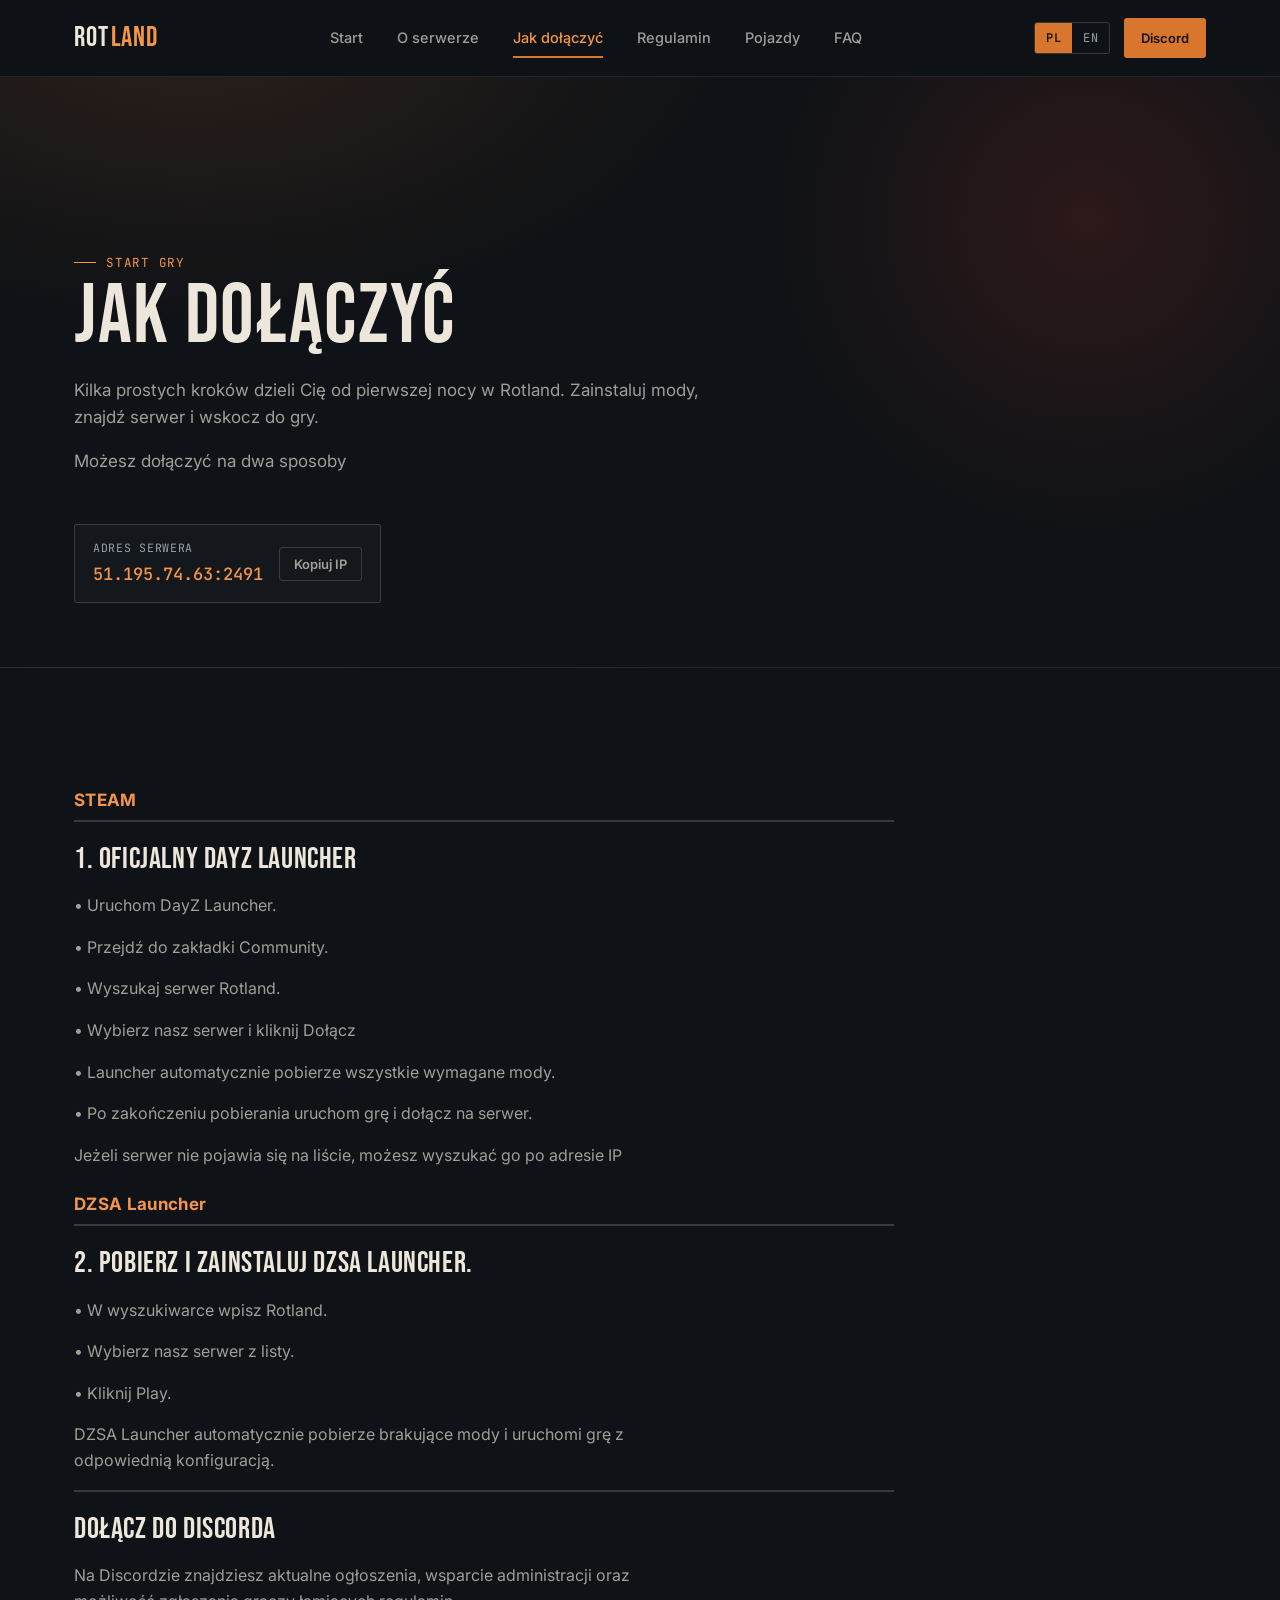
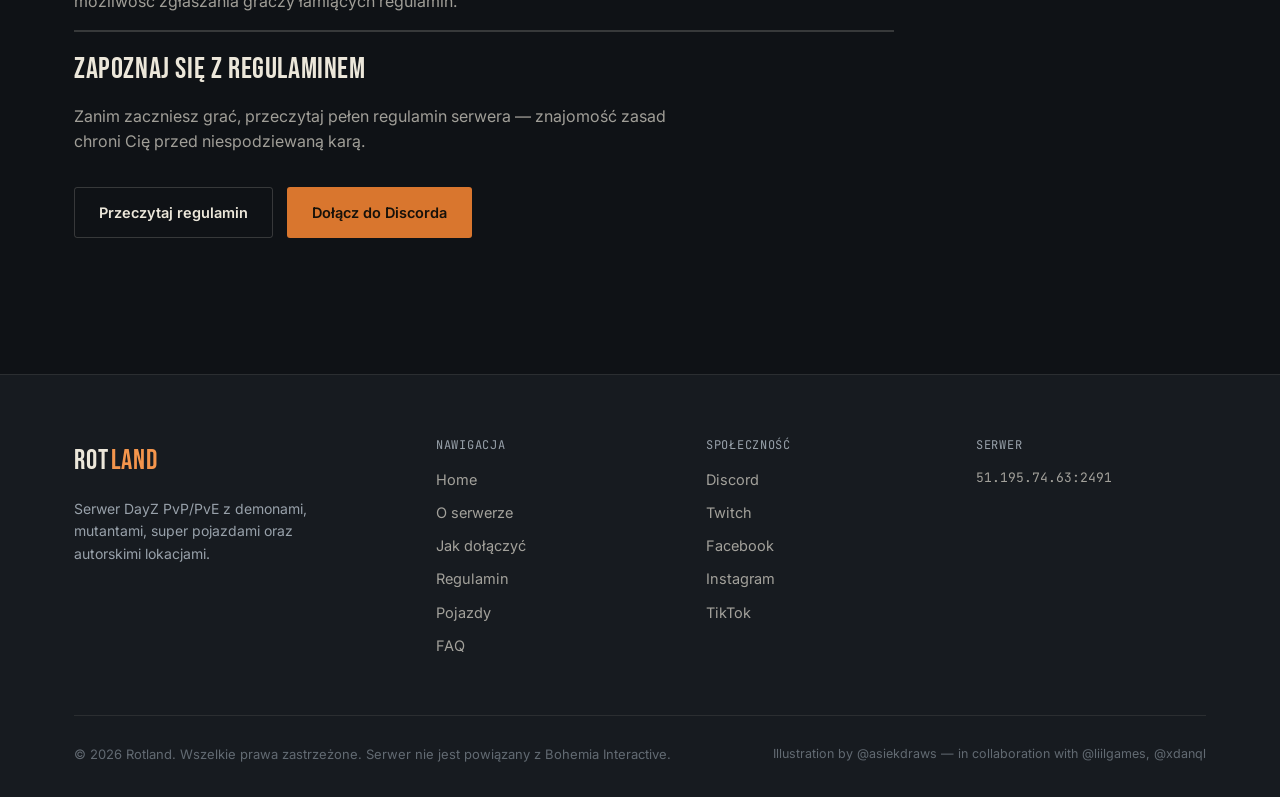
<file: jak-dolaczyc.html>
<!DOCTYPE html>
<html lang="pl" data-title-pl="Jak dołączyć | Rotland" data-title-en="How to join | Rotland">
<head>
<meta charset="UTF-8">
<meta name="viewport" content="width=device-width, initial-scale=1.0">
<title>Jak dołączyć | Rotland</title>
<meta name="description" content="Instrukcja krok po kroku, jak zainstalować mody i dołączyć do serwera Rotland.">
<link rel="preconnect" href="https://fonts.googleapis.com">
<link rel="stylesheet" href="assets/css/style.css">
</head>
<body>

<header class="site-header">
  <div class="wrap">
    <a href="index.html" class="logo">ROT<span>LAND</span></a>

    <nav class="main-nav" id="main-nav">
      <a href="index.html" data-lang="pl">Start</a>
      <a href="index.html" data-lang="en" hidden>Home</a>
      <a href="o-serwerze.html" data-lang="pl">O serwerze</a>
      <a href="o-serwerze.html" data-lang="en" hidden>About</a>
      <a href="jak-dolaczyc.html" class="active" data-lang="pl">Jak dołączyć</a>
      <a href="jak-dolaczyc.html" class="active" data-lang="en" hidden>How to join</a>
      <a href="regulamin.html" data-lang="pl">Regulamin</a>
      <a href="regulamin.html" data-lang="en" hidden>Rules</a>
      <a href="pojazdy.html" data-lang="pl">Pojazdy</a>
      <a href="pojazdy.html" data-lang="en" hidden>Vehicles</a>

      <a href="faq.html" data-lang="pl">FAQ</a>
      <a href="faq.html" data-lang="en" hidden>FAQ</a>

      <div class="lang-switch lang-switch-mobile">
        <button type="button" data-set-lang="pl">PL</button>
        <button type="button" data-set-lang="en">EN</button>
      </div>
    </nav>

    <div class="header-actions">
      <div class="lang-switch">
        <button type="button" data-set-lang="pl">PL</button>
        <button type="button" data-set-lang="en">EN</button>
      </div>
      <a href="https://discord.gg/9V34hJrTmx" target="_blank" rel="noopener noreferrer" class="btn btn-ember btn-sm" data-lang="pl">Discord</a>
      <a href="https://discord.gg/9V34hJrTmx" target="_blank" rel="noopener noreferrer" class="btn btn-ember btn-sm" data-lang="en" hidden>Discord</a>
      <button class="nav-toggle" aria-label="Menu" aria-expanded="false">
        <svg viewBox="0 0 24 24" fill="none" stroke="currentColor" stroke-width="2"><line x1="3" y1="6" x2="21" y2="6"/><line x1="3" y1="12" x2="21" y2="12"/><line x1="3" y1="18" x2="21" y2="18"/></svg>
      </button>
    </div>
  </div>
</header>

<main>

  <section class="page-hero">
    <div class="wrap">
      <span class="eyebrow" data-lang="pl">START GRY</span>
      <span class="eyebrow" data-lang="en" hidden>GET STARTED</span>
      <h1 data-lang="pl">Jak dołączyć</h1>
      <h1 data-lang="en" hidden>How to join</h1>
      <p class="lede" data-lang="pl">Kilka prostych kroków dzieli Cię od pierwszej nocy w Rotland. Zainstaluj mody, znajdź serwer i wskocz do gry.</p>
      <p class="lede" data-lang="pl">Możesz dołączyć na dwa sposoby</p>
      <p class="lede" data-lang="en" hidden>A few simple steps stand between you and your first night in Rotland. Install the mods, find the server and jump in.</p>
      <p class="lede" data-lang="en" hidden>You can join the server in two ways</p>

      <div class="ip-box" style="margin-top:32px;">
        <div>
          <div class="ip-label" data-lang="pl">ADRES SERWERA</div>
          <div class="ip-label" data-lang="en" hidden>SERVER ADDRESS</div>
          <div class="ip-value">51.195.74.63:2491</div>
        </div>
        <button class="ip-copy" data-copy-ip="51.195.74.63:2491" data-copied-label="Skopiowano!" data-lang="pl">Kopiuj IP</button>
        <button class="ip-copy" data-copy-ip="51.195.74.63:2491" data-copied-label="Copied!" data-lang="en" hidden>Copy IP</button>
      </div>
    </div>
  </section>

  <section>
    <div class="wrap">
      <div class="content-block" style="max-width:820px;">

        <h3 data-lang="pl">STEAM</h3>
        <h3 data-lang="en" hidden>STEAM</h3>
        <h2 data-lang="pl">1. Oficjalny DayZ Launcher</h2>
        <h2 data-lang="en" hidden>1. Install DayZ and mods</h2>
        <p data-lang="pl">• Uruchom DayZ Launcher.</p>
        <p data-lang="en" hidden>• Open the DayZ Launcher.</p>
        <p data-lang="pl">• Przejdź do zakładki Community.</p>
        <p data-lang="en" hidden>• Go to the Community tab.</p>
        <p data-lang="pl">• Wyszukaj serwer Rotland.</p>
        <p data-lang="en" hidden>• Search for Rotland.</p>
        <p data-lang="pl">• Wybierz nasz serwer i kliknij Dołącz</p>
        <p data-lang="en" hidden>• Select our server and click Join.</p>
        <p data-lang="pl">• Launcher automatycznie pobierze wszystkie wymagane mody.</p>
        <p data-lang="en" hidden>• The launcher will automatically download all required mods.</p>
        <p data-lang="pl">• Po zakończeniu pobierania uruchom grę i dołącz na serwer.</p>
        <p data-lang="en" hidden>• Once the download is complete, launch the game and join the server.</p>
        <p data-lang="pl">Jeżeli serwer nie pojawia się na liście, możesz wyszukać go po adresie IP</p>
        <p data-lang="en" hidden>If the server does not appear in the list, you can search for it using the IP address</p>

        <p data-lang="pl"></p>
        <p data-lang="en" hidden></p>        
        
        <h3 data-lang="pl">DZSA Launcher</h3>
        <h3 data-lang="en" hidden>DZSA Launcher</h3>
        <h2 data-lang="pl">2. Pobierz i zainstaluj DZSA Launcher.</h2>
        <h2 data-lang="en" hidden>2. Download and instal DZSA Launcher.</h2>
        <p data-lang="pl">• W wyszukiwarce wpisz Rotland.</p>
        <p data-lang="en" hidden>• Type Rotland into the search bar.</p>
        <p data-lang="pl">• Wybierz nasz serwer z listy.</p>
        <p data-lang="en" hidden>• Select our server from the list.</p>
        <p data-lang="pl">• Kliknij Play.</p>
        <p data-lang="en" hidden>• Click Play.</p>
        <p data-lang="pl"> DZSA Launcher automatycznie pobierze brakujące mody i uruchomi grę z odpowiednią konfiguracją.</p>
        <p data-lang="en" hidden> DZSA Launcher will automatically download any missing mods and start the game with the correct configuration.</p>

        <p data-lang="pl"></p>
        <p data-lang="en" hidden></p>
        
        <h2 data-lang="pl"> Dołącz do Discorda</h2>
        <h2 data-lang="en" hidden> Join our Discord</h2>
        <p data-lang="pl">Na Discordzie znajdziesz aktualne ogłoszenia, wsparcie administracji oraz możliwość zgłaszania graczy łamiących regulamin.</p>
        <p data-lang="en" hidden>On Discord you'll find current announcements, admin support and the ability to report rule-breaking players.</p>

        <p data-lang="pl"></p>
        <p data-lang="en" hidden></p>
        
        <h2 data-lang="pl">Zapoznaj się z regulaminem</h2>
        <h2 data-lang="en" hidden>Read the rules</h2>
        <p data-lang="pl">Zanim zaczniesz grać, przeczytaj pełen regulamin serwera — znajomość zasad chroni Cię przed niespodziewaną karą.</p>
        <p data-lang="en" hidden>Before you start playing, read the full server rules — knowing them protects you from an unexpected ban.</p>

        <div class="hero-ctas" style="margin-top:32px;">
          <a href="regulamin.html" class="btn btn-outline" data-lang="pl">Przeczytaj regulamin</a>
          <a href="regulamin.html" class="btn btn-outline" data-lang="en" hidden>Read the rules</a>
          <a href="https://discord.gg/9V34hJrTmx" target="_blank" rel="noopener noreferrer" class="btn btn-ember" data-lang="pl">Dołącz do Discorda</a>
          <a href="https://discord.gg/9V34hJrTmx" target="_blank" rel="noopener noreferrer" class="btn btn-ember" data-lang="en" hidden>Join our Discord</a>
        </div>
      </div>
    </div>
  </section>

</main>

<footer class="site-footer">
  <div class="wrap">
    <div class="footer-top">
      <div class="footer-brand">
        <a href="index.html" class="logo">ROT<span>LAND</span></a>
        <p data-lang="pl">Serwer DayZ PvP/PvE z demonami, mutantami, super pojazdami oraz autorskimi lokacjami.</p>
        <p data-lang="en" hidden>A DayZ PvP/PvE server featuring demons, mutants, awesome vehicles and custom locations created by our team.</p>
      </div>
      <div class="footer-col">
        <h4 data-lang="pl">NAWIGACJA</h4>
        <h4 data-lang="en" hidden>NAVIGATION</h4>
        <a href="index.html" data-lang="pl">Home</a>
        <a href="index.html" data-lang="en" hidden>Home</a>
        <a href="o-serwerze.html" data-lang="pl">O serwerze</a>
        <a href="o-serwerze.html" data-lang="en" hidden>About</a>
        <a href="jak-dolaczyc.html" data-lang="pl">Jak dołączyć</a>
        <a href="jak-dolaczyc.html" data-lang="en" hidden>How to join</a>
        <a href="regulamin.html" data-lang="pl">Regulamin</a>
        <a href="regulamin.html" data-lang="en" hidden>Rules</a>
        <a href="pojazdy.html" data-lang="pl">Pojazdy</a>
        <a href="pojazdy.html" data-lang="en" hidden>Vehicles</a>
        <a href="faq.html" data-lang="pl">FAQ</a>
        <a href="faq.html" data-lang="en" hidden>FAQ</a>
      </div>
      <div class="footer-col">
        <h4 data-lang="pl">SPOŁECZNOŚĆ</h4>
        <h4 data-lang="en" hidden>COMMUNITY</h4>
        <a href="https://discord.gg/9V34hJrTmx" target="_blank" rel="noopener noreferrer">Discord</a>
        <a href="https://www.twitch.tv/liilgames" target="_blank" rel="noopener noreferrer">Twitch</a>
        <a href="https://www.facebook.com/profile.php?id=61590449618435" target="_blank" rel="noopener noreferrer">Facebook</a>
        <a href="https://www.instagram.com/liilgames/" target="_blank" rel="noopener noreferrer">Instagram</a>
        <a href="https://www.tiktok.com/@liilgames?lang=pl-PL" target="_blank" rel="noopener noreferrer">TikTok</a>
      </div>
      <div class="footer-col">
        <h4 data-lang="pl">SERWER</h4>
        <h4 data-lang="en" hidden>SERVER</h4>
        <p style="color:var(--bone-dim); font-family:var(--font-mono); font-size:13px;">51.195.74.63:2491</p>
      </div>
    </div>
    <div class="footer-bottom">
      <span data-lang="pl">© 2026 Rotland. Wszelkie prawa zastrzeżone. Serwer nie jest powiązany z Bohemia Interactive.</span>
      <span data-lang="en" hidden>© 2026 Rotland. All rights reserved. Not affiliated with Bohemia Interactive.</span>
      <span class="credit-line">Illustration by @asiekdraws — in collaboration with @liilgames, @xdanql</span>
    </div>
  </div>
</footer>

<script src="assets/js/main.js"></script>
</body>
</html>
</file>
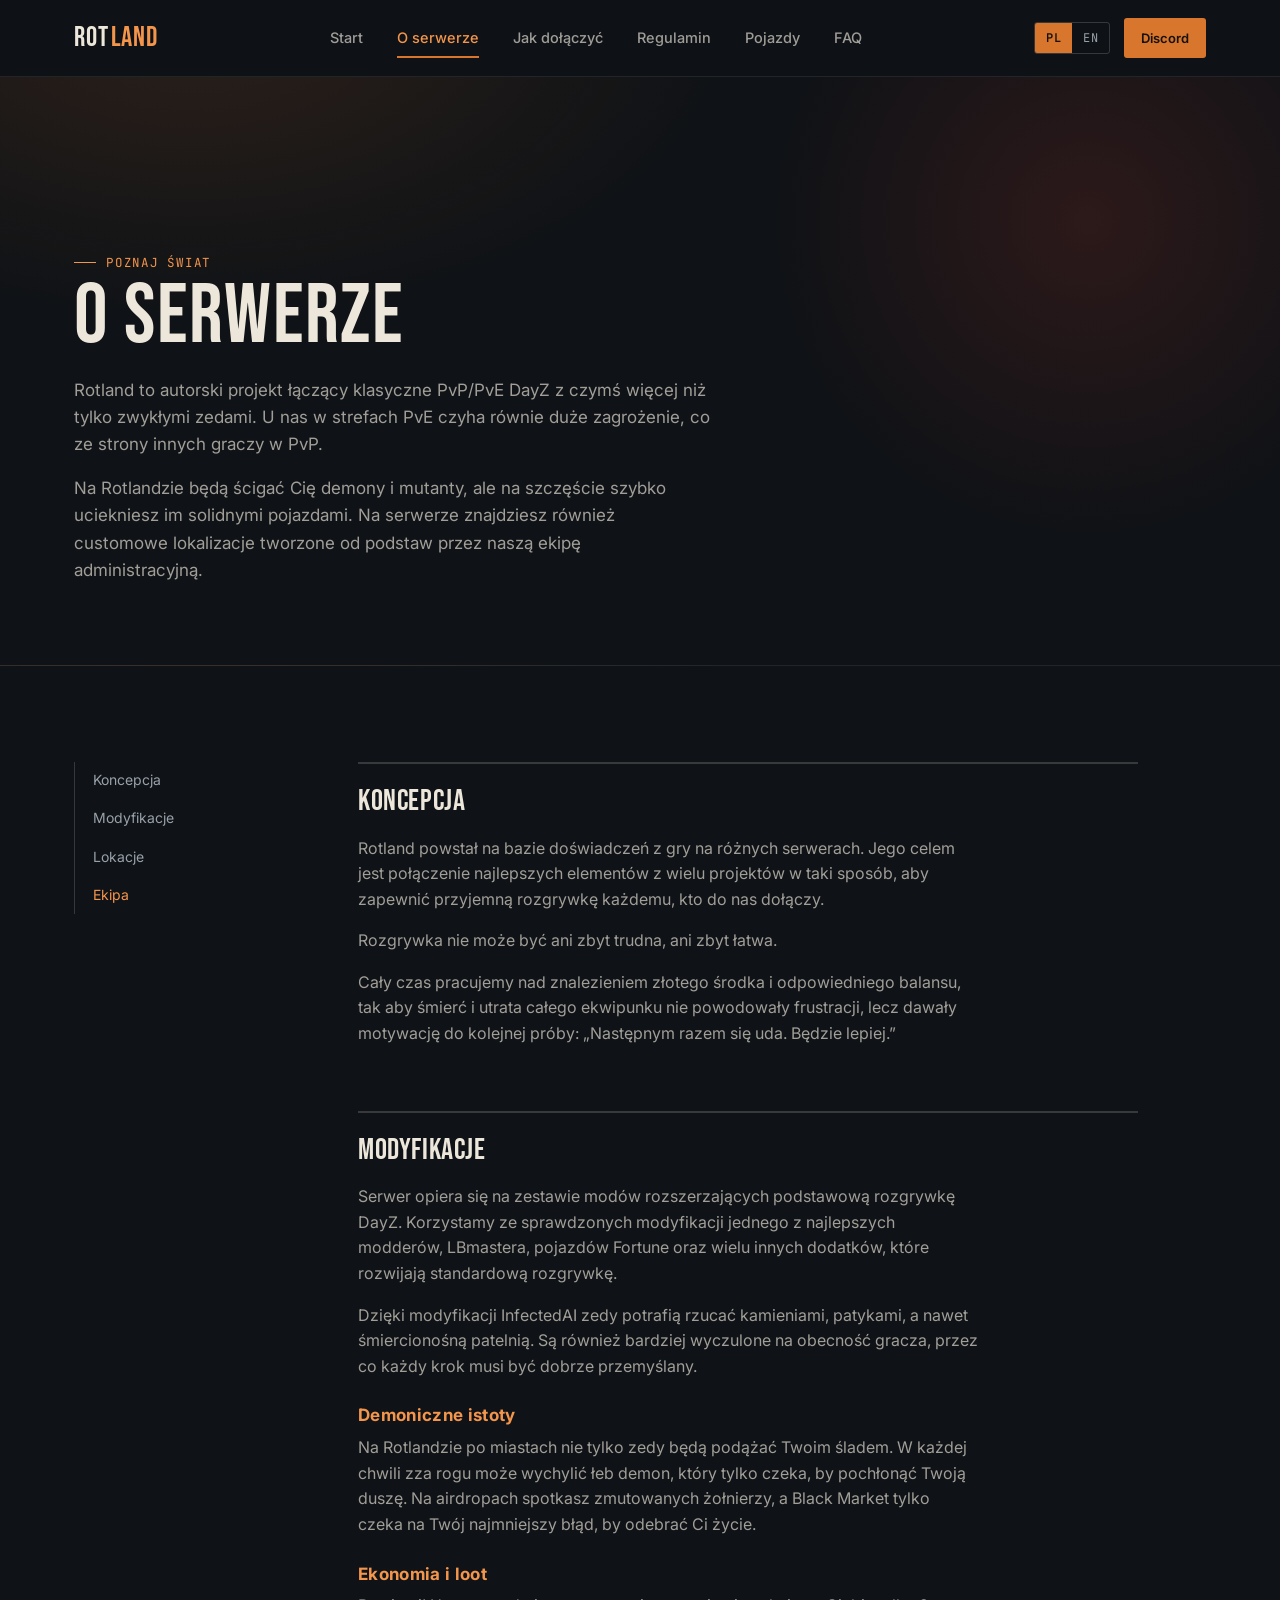
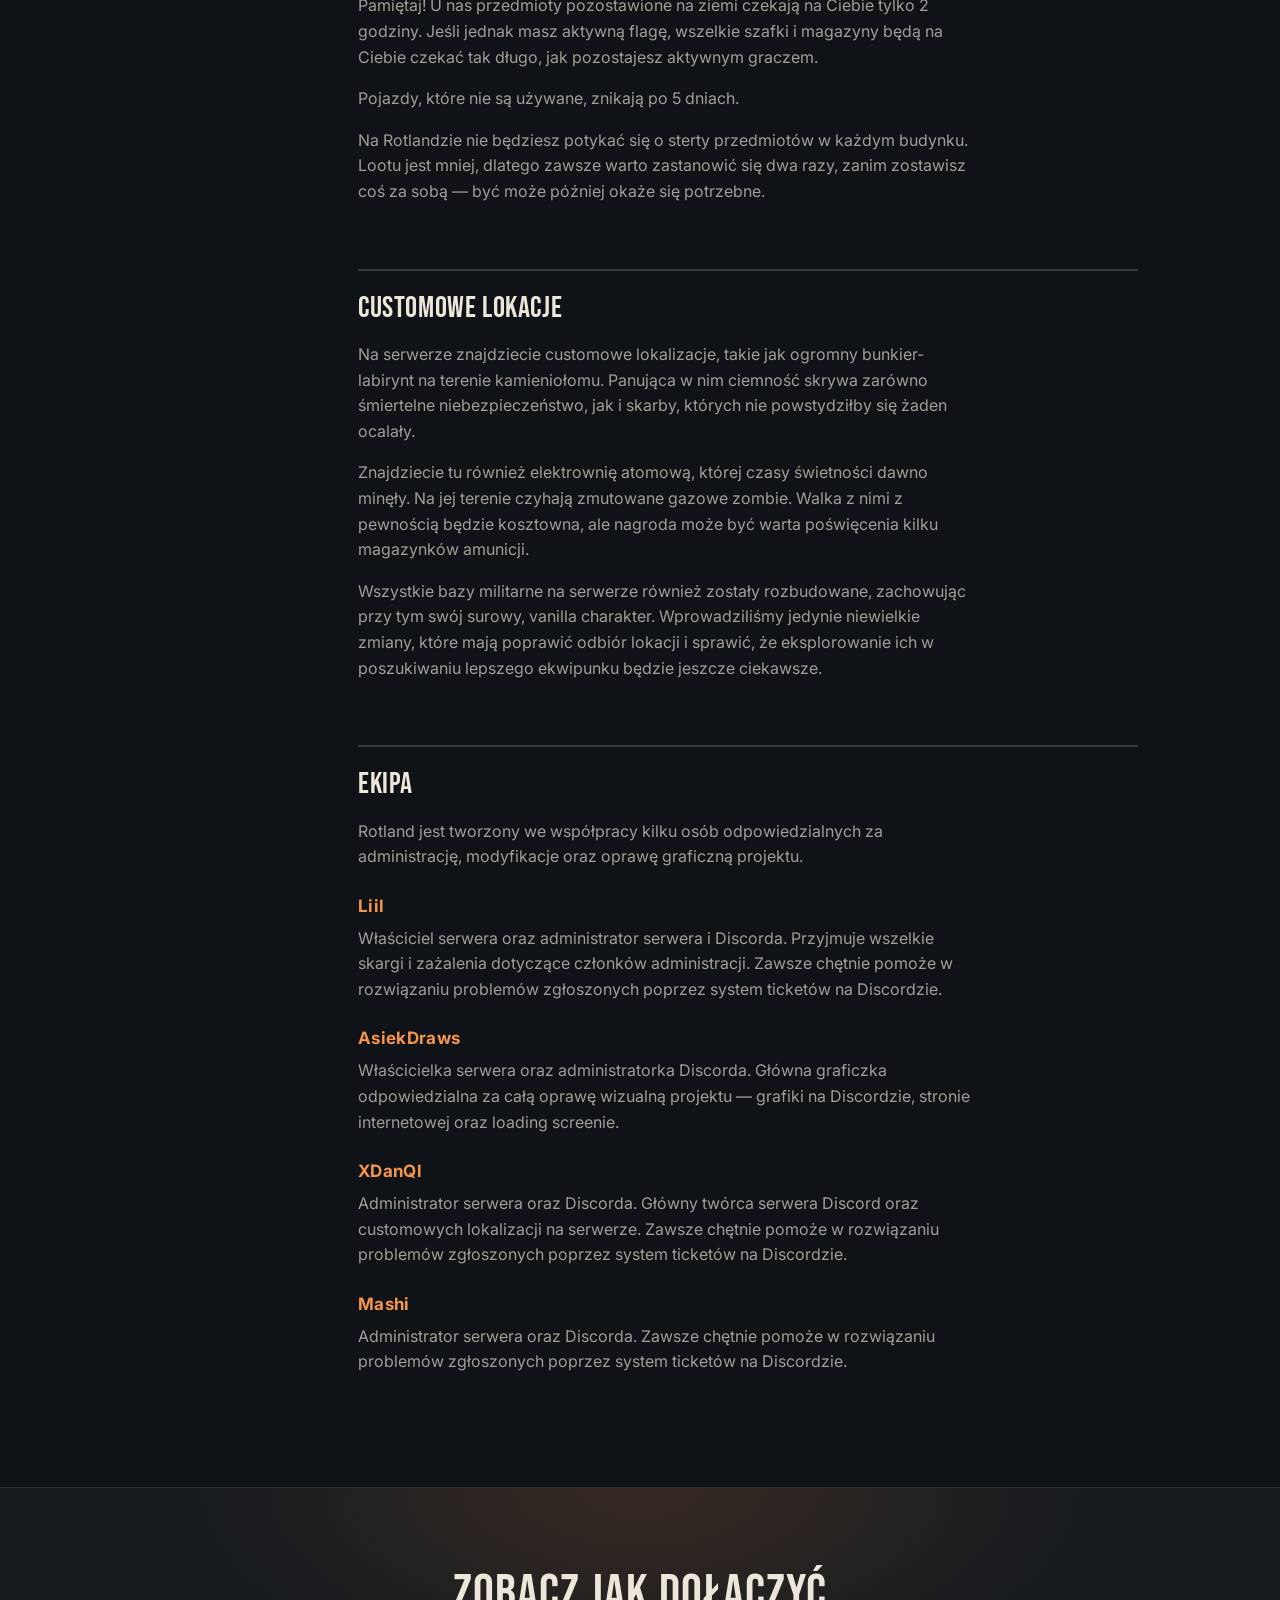
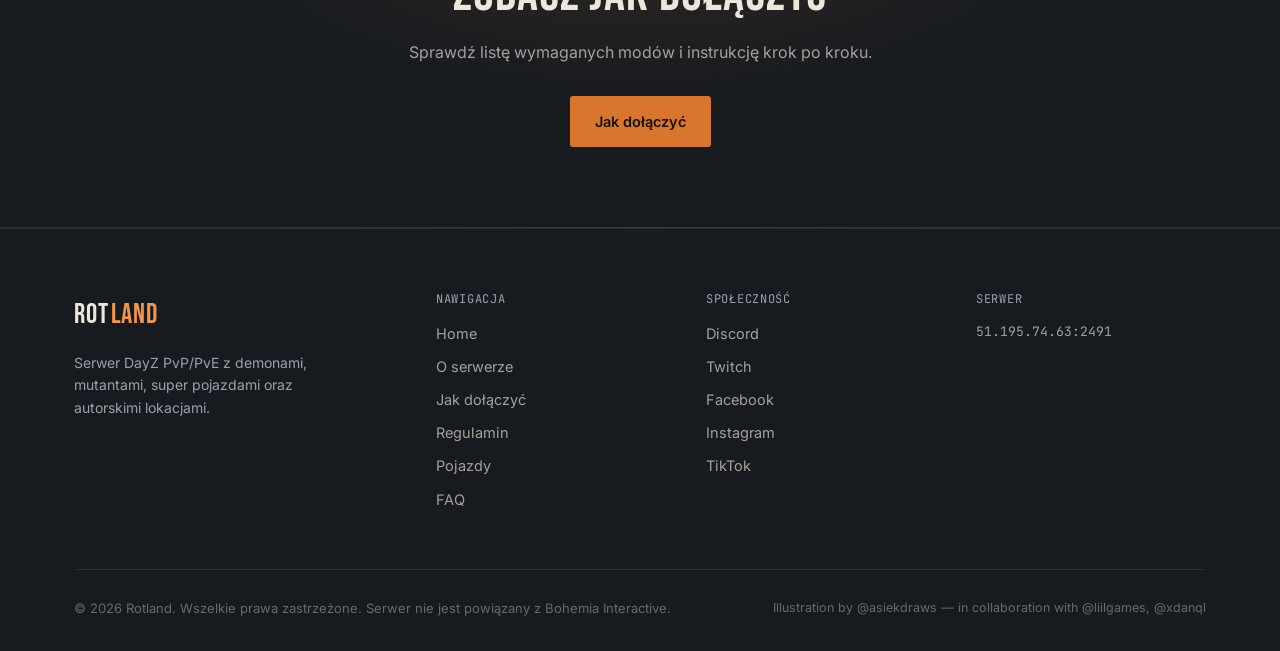
<file: o-serwerze.html>
<!DOCTYPE html>
<html lang="pl" data-title-pl="O serwerze | Rotland" data-title-en="About | Rotland">
<head>
<meta charset="UTF-8">
<meta name="viewport" content="width=device-width, initial-scale=1.0">
<title>O serwerze | Rotland</title>
<meta name="description" content="Poznaj świat Rotland — koncepcję serwera, modyfikacje, demoniczne zagrożenia i customowe lokacje.">
<link rel="preconnect" href="https://fonts.googleapis.com">
<link rel="stylesheet" href="assets/css/style.css">
</head>
<body>

<header class="site-header">
  <div class="wrap">
    <a href="index.html" class="logo">ROT<span>LAND</span></a>

    <nav class="main-nav" id="main-nav">
      <a href="index.html" data-lang="pl">Start</a>
      <a href="index.html" data-lang="en" hidden>Home</a>
      <a href="o-serwerze.html" class="active" data-lang="pl">O serwerze</a>
      <a href="o-serwerze.html" class="active" data-lang="en" hidden>About</a>
      <a href="jak-dolaczyc.html" data-lang="pl">Jak dołączyć</a>
      <a href="jak-dolaczyc.html" data-lang="en" hidden>How to join</a>
      <a href="regulamin.html" data-lang="pl">Regulamin</a>
      <a href="regulamin.html" data-lang="en" hidden>Rules</a>
      <a href="pojazdy.html" data-lang="pl">Pojazdy</a>
      <a href="pojazdy.html" data-lang="en" hidden>Vehicles</a>

      <a href="faq.html" data-lang="pl">FAQ</a>
      <a href="faq.html" data-lang="en" hidden>FAQ</a>

      <div class="lang-switch lang-switch-mobile">
        <button type="button" data-set-lang="pl">PL</button>
        <button type="button" data-set-lang="en">EN</button>
      </div>
    </nav>

    <div class="header-actions">
      <div class="lang-switch">
        <button type="button" data-set-lang="pl">PL</button>
        <button type="button" data-set-lang="en">EN</button>
      </div>
      <a href="https://discord.gg/9V34hJrTmx" target="_blank" rel="noopener noreferrer" class="btn btn-ember btn-sm" data-lang="pl">Discord</a>
      <a href="https://discord.gg/9V34hJrTmx" target="_blank" rel="noopener noreferrer" class="btn btn-ember btn-sm" data-lang="en" hidden>Discord</a>
      <button class="nav-toggle" aria-label="Menu" aria-expanded="false">
        <svg viewBox="0 0 24 24" fill="none" stroke="currentColor" stroke-width="2"><line x1="3" y1="6" x2="21" y2="6"/><line x1="3" y1="12" x2="21" y2="12"/><line x1="3" y1="18" x2="21" y2="18"/></svg>
      </button>
    </div>
  </div>
</header>

<main>

  <section class="page-hero">
    <div class="wrap">
      <span class="eyebrow" data-lang="pl">POZNAJ ŚWIAT</span>
      <span class="eyebrow" data-lang="en" hidden>DISCOVER THE WORLD</span>
      <h1 data-lang="pl">O serwerze</h1>
      <h1 data-lang="en" hidden>About the server</h1>
      <p class="lede" data-lang="pl">Rotland to autorski projekt łączący klasyczne PvP/PvE DayZ z czymś więcej niż tylko zwykłymi zedami. U nas w strefach PvE czyha równie duże zagrożenie, co ze strony innych graczy w PvP.</p> 
      <p class="lede" data-lang="pl">Na Rotlandzie będą ścigać Cię demony i mutanty, ale na szczęście szybko uciekniesz im solidnymi pojazdami. Na serwerze znajdziesz również customowe lokalizacje tworzone od podstaw przez naszą ekipę administracyjną.</p>
      <p class="lede" data-lang="en" hidden>Rotland is a custom project that combines classic DayZ PvP/PvE gameplay with much more than just ordinary zeds. In our PvE areas, the threats can be just as dangerous as other players in PvP.</p>
      <p class="lede" data-lang="en" hidden>On Rotland, you’ll be hunted by demons and mutants, but luckily, you’ll have powerful vehicles to help you escape. The server also features custom locations built from scratch by our admin team.</p>
    </div>
  </section>

  <section>
    <div class="wrap with-sidebar">
      <nav class="side-nav">
        <a href="#koncepcja" data-lang="pl">Koncepcja</a>
        <a href="#koncepcja" data-lang="en" hidden>Concept</a>
        <a href="#modyfikacje" data-lang="pl">Modyfikacje</a>
        <a href="#modyfikacje" data-lang="en" hidden>Modifications</a>
        <a href="#lokacje" data-lang="pl">Lokacje</a>
        <a href="#lokacje" data-lang="en" hidden>Locations</a>
        <a href="#ekipa" data-lang="pl">Ekipa</a>
        <a href="#ekipa" data-lang="en" hidden>Team</a>
      </nav>

      <div>
        <div class="content-block" id="koncepcja">
          <h2 data-lang="pl">Koncepcja</h2>
          <h2 data-lang="en" hidden>Concept</h2>
          <p data-lang="pl">Rotland powstał na bazie doświadczeń z gry na różnych serwerach. Jego celem jest połączenie najlepszych elementów z wielu projektów w taki sposób, aby zapewnić przyjemną rozgrywkę każdemu, kto do nas dołączy.</p>
          <p data-lang="pl">Rozgrywka nie może być ani zbyt trudna, ani zbyt łatwa.</p>
          <p data-lang="pl">Cały czas pracujemy nad znalezieniem złotego środka i odpowiedniego balansu, tak aby śmierć i utrata całego ekwipunku nie powodowały frustracji, lecz dawały motywację do kolejnej próby: „Następnym razem się uda. Będzie lepiej.”</p>
          <p data-lang="en" hidden>Rotland was created based on our experience from playing on many different servers. Our goal is to combine the best elements from various projects in a way that makes the game enjoyable for everyone who joins us.</p>
          <p data-lang="en" hidden>The gameplay should be neither too difficult nor too easy. </p>
          <p data-lang="en" hidden>We are constantly working to find the right balance, so that death and losing all your gear does not feel frustrating, but instead motivates you to try again: “Next time I’ll make it. Next time will be better.”</p>
        </div>

        <div class="content-block" id="modyfikacje">
          <h2 data-lang="pl">Modyfikacje</h2>
          <h2 data-lang="en" hidden>Modifications</h2>
          <p data-lang="pl">Serwer opiera się na zestawie modów rozszerzających podstawową rozgrywkę DayZ. Korzystamy ze sprawdzonych modyfikacji jednego z najlepszych modderów, LBmastera, pojazdów Fortune oraz wielu innych dodatków, które rozwijają standardową rozgrywkę.</p>
          <p data-lang="pl">Dzięki modyfikacji InfectedAI zedy potrafią rzucać kamieniami, patykami, a nawet śmiercionośną patelnią. Są również bardziej wyczulone na obecność gracza, przez co każdy krok musi być dobrze przemyślany.</p>
          <p data-lang="en" hidden>Rotland is built around a collection of mods that expand the core DayZ experience. We use proven modifications from one of the best modders, LBmaster, Fortune vehicles, and many other addons that enhance the standard gameplay.</p>
          <p data-lang="en" hidden>Thanks to the InfectedAI mod, zeds can throw rocks, sticks, and even a deadly frying pan. They are also much more sensitive to the player’s presence, which means every step has to be carefully considered.</p>
          <h3 data-lang="pl">Demoniczne istoty</h3>
          <h3 data-lang="en" hidden>Demonic creatures</h3>
          <p data-lang="pl">Na Rotlandzie po miastach nie tylko zedy będą podążać Twoim śladem. W każdej chwili zza rogu może wychylić łeb demon, który tylko czeka, by pochłonąć Twoją duszę. Na airdropach spotkasz zmutowanych żołnierzy, a Black Market tylko czeka na Twój najmniejszy błąd, by odebrać Ci życie.</p>
          <p data-lang="en" hidden>On Rotland, zeds will not be the only things following your trail through the cities. At any moment, a demon may peek around the corner, waiting for a chance to devour your soul. At airdrops, you will encounter mutated soldiers, while the Black Market is always waiting for your smallest mistake to take your life.</p>
          <h3 data-lang="pl">Ekonomia i loot</h3>
          <h3 data-lang="en" hidden>Economy and loot</h3>
          <p data-lang="pl">Pamiętaj! U nas przedmioty pozostawione na ziemi czekają na Ciebie tylko 2 godziny. Jeśli jednak masz aktywną flagę, wszelkie szafki i magazyny będą na Ciebie czekać tak długo, jak pozostajesz aktywnym graczem.</p>
          <p data-lang="pl">Pojazdy, które nie są używane, znikają po 5 dniach.</p>
          <p data-lang="pl">Na Rotlandzie nie będziesz potykać się o sterty przedmiotów w każdym budynku. Lootu jest mniej, dlatego zawsze warto zastanowić się dwa razy, zanim zostawisz coś za sobą — być może później okaże się potrzebne.</p>
          <p data-lang="en" hidden>Remember! Items left on the ground will only remain there for 2 hours. However, as long as you have an active flag, your storage cabinets and containers will remain in place as long as you stay an active player.</p>
          <p data-lang="en" hidden>Vehicles that are not used will disappear after 5 days.</p>
          <p data-lang="en" hidden>On Rotland, you will not be tripping over piles of items in every building. Loot is more limited, so it is always worth thinking twice before leaving something behind — you may end up needing it later.</p>
        </div>

        <div class="content-block" id="lokacje">
          <h2 data-lang="pl">Customowe lokacje</h2>
          <h2 data-lang="en" hidden>Custom locations</h2>
          <p data-lang="pl">Na serwerze znajdziecie customowe lokalizacje, takie jak ogromny bunkier-labirynt na terenie kamieniołomu. Panująca w nim ciemność skrywa zarówno śmiertelne niebezpieczeństwo, jak i skarby, których nie powstydziłby się żaden ocalały.</p>
          <p data-lang="pl">Znajdziecie tu również elektrownię atomową, której czasy świetności dawno minęły. Na jej terenie czyhają zmutowane gazowe zombie. Walka z nimi z pewnością będzie kosztowna, ale nagroda może być warta poświęcenia kilku magazynków amunicji.</p>
          <p data-lang="pl">Wszystkie bazy militarne na serwerze również zostały rozbudowane, zachowując przy tym swój surowy, vanilla charakter. Wprowadziliśmy jedynie niewielkie zmiany, które mają poprawić odbiór lokacji i sprawić, że eksplorowanie ich w poszukiwaniu lepszego ekwipunku będzie jeszcze ciekawsze.</p>
          <p data-lang="en" hidden>On the server, you will find custom locations such as a massive bunker maze built inside the quarry. The darkness within hides both deadly dangers and treasures that any survivor would be proud to find.</p>
          <p data-lang="en" hidden>You will also come across an abandoned nuclear power plant whose glory days are long gone. Mutated gas-infected roam the area, and fighting them will certainly be costly, but the rewards may be well worth sacrificing a few magazines of ammunition.</p>
          <p data-lang="en" hidden>All military bases on the server have also been expanded while keeping their raw, vanilla-style atmosphere. We have made only subtle changes to improve the overall experience and make exploring these locations in search of better gear even more interesting.</p>
        </div>

        <div class="content-block" id="ekipa">
          <h2 data-lang="pl">Ekipa</h2>
          <h2 data-lang="en" hidden>Team</h2>
          <p data-lang="pl">Rotland jest tworzony we współpracy kilku osób odpowiedzialnych za administrację, modyfikacje oraz oprawę graficzną projektu.</p>
          <p data-lang="en" hidden>Rotland is created through the collaboration of several people responsible for administration, modifications, and the project’s visual design.</p>          
          <h3 data-lang="pl">Liil</h3>
          <h3 data-lang="en" hidden>Liil</h3>
          <p data-lang="pl">Właściciel serwera oraz administrator serwera i Discorda. Przyjmuje wszelkie skargi i zażalenia dotyczące członków administracji. Zawsze chętnie pomoże w rozwiązaniu problemów zgłoszonych poprzez system ticketów na Discordzie.</p>
          <p data-lang="en" hidden>Server owner and administrator of both the game server and Discord. Handles all complaints and reports concerning members of the administration team. Always happy to help resolve issues submitted through the Discord ticket system.</p>
          <h3 data-lang="pl">AsiekDraws</h3>
          <h3 data-lang="en" hidden>AsiekDraws</h3>
          <p data-lang="pl">Właścicielka serwera oraz administratorka Discorda. Główna graficzka odpowiedzialna za całą oprawę wizualną projektu — grafiki na Discordzie, stronie internetowej oraz loading screenie.</p>
          <p data-lang="en" hidden>Server owner and Discord administrator. Lead graphic designer responsible for the project’s entire visual identity, including graphics used on Discord, the website, and the loading screen.</p>
          <h3 data-lang="pl">XDanQl</h3>
          <h3 data-lang="en" hidden>XDanQl</h3>
          <p data-lang="pl">Administrator serwera oraz Discorda. Główny twórca serwera Discord oraz customowych lokalizacji na serwerze. Zawsze chętnie pomoże w rozwiązaniu problemów zgłoszonych poprzez system ticketów na Discordzie.</p>
          <p data-lang="en" hidden>Server and Discord administrator. Main creator of the Discord server and the custom locations used on the game server. Always happy to help resolve issues submitted through the Discord ticket system.</p>
          <h3 data-lang="pl">Mashi</h3>
          <h3 data-lang="en" hidden>Mashi</h3>
          <p data-lang="pl">Administrator serwera oraz Discorda. Zawsze chętnie pomoże w rozwiązaniu problemów zgłoszonych poprzez system ticketów na Discordzie.</p>
          <p data-lang="en" hidden>Server and Discord administrator. Always happy to help resolve issues submitted through the Discord ticket system.</p>
        </div>
      </div>
    </div>
  </section>

  <div class="cta-banner">
    <div class="wrap">
      <h2 data-lang="pl">Zobacz jak dołączyć</h2>
      <h2 data-lang="en" hidden>See how to join</h2>
      <p data-lang="pl">Sprawdź listę wymaganych modów i instrukcję krok po kroku.</p>
      <p data-lang="en" hidden>Check the required mod list and a step-by-step guide.</p>
      <div class="hero-ctas">
        <a href="jak-dolaczyc.html" class="btn btn-ember" data-lang="pl">Jak dołączyć</a>
        <a href="jak-dolaczyc.html" class="btn btn-ember" data-lang="en" hidden>How to join</a>
      </div>
    </div>
  </div>

</main>

<footer class="site-footer">
  <div class="wrap">
    <div class="footer-top">
      <div class="footer-brand">
        <a href="index.html" class="logo">ROT<span>LAND</span></a>
        <p data-lang="pl">Serwer DayZ PvP/PvE z demonami, mutantami, super pojazdami oraz autorskimi lokacjami.</p>
        <p data-lang="en" hidden>A DayZ PvP/PvE server featuring demons, mutants, awesome vehicles and custom locations created by our team.</p>
      </div>
      <div class="footer-col">
        <h4 data-lang="pl">NAWIGACJA</h4>
        <h4 data-lang="en" hidden>NAVIGATION</h4>
        <a href="index.html" data-lang="pl">Home</a>
        <a href="index.html" data-lang="en" hidden>Home</a>
        <a href="o-serwerze.html" data-lang="pl">O serwerze</a>
        <a href="o-serwerze.html" data-lang="en" hidden>About</a>
        <a href="jak-dolaczyc.html" data-lang="pl">Jak dołączyć</a>
        <a href="jak-dolaczyc.html" data-lang="en" hidden>How to join</a>
        <a href="regulamin.html" data-lang="pl">Regulamin</a>
        <a href="regulamin.html" data-lang="en" hidden>Rules</a>
        <a href="pojazdy.html" data-lang="pl">Pojazdy</a>
        <a href="pojazdy.html" data-lang="en" hidden>Vehicles</a>
        <a href="faq.html" data-lang="pl">FAQ</a>
        <a href="faq.html" data-lang="en" hidden>FAQ</a>
      </div>
      <div class="footer-col">
        <h4 data-lang="pl">SPOŁECZNOŚĆ</h4>
        <h4 data-lang="en" hidden>COMMUNITY</h4>
        <a href="https://discord.gg/9V34hJrTmx" target="_blank" rel="noopener noreferrer">Discord</a>
        <a href="https://www.twitch.tv/liilgames" target="_blank" rel="noopener noreferrer">Twitch</a>
        <a href="https://www.facebook.com/profile.php?id=61590449618435" target="_blank" rel="noopener noreferrer">Facebook</a>
        <a href="https://www.instagram.com/liilgames/" target="_blank" rel="noopener noreferrer">Instagram</a>
        <a href="https://www.tiktok.com/@liilgames?lang=pl-PL" target="_blank" rel="noopener noreferrer">TikTok</a>
      </div>
      <div class="footer-col">
        <h4 data-lang="pl">SERWER</h4>
        <h4 data-lang="en" hidden>SERVER</h4>
        <p style="color:var(--bone-dim); font-family:var(--font-mono); font-size:13px;">51.195.74.63:2491</p>
      </div>
    </div>
    <div class="footer-bottom">
      <span data-lang="pl">© 2026 Rotland. Wszelkie prawa zastrzeżone. Serwer nie jest powiązany z Bohemia Interactive.</span>
      <span data-lang="en" hidden>© 2026 Rotland. All rights reserved. Not affiliated with Bohemia Interactive.</span>
      <span class="credit-line">Illustration by @asiekdraws — in collaboration with @liilgames, @xdanql</span>
    </div>
  </div>
</footer>

<script src="assets/js/main.js"></script>
</body>
</html>
</file>
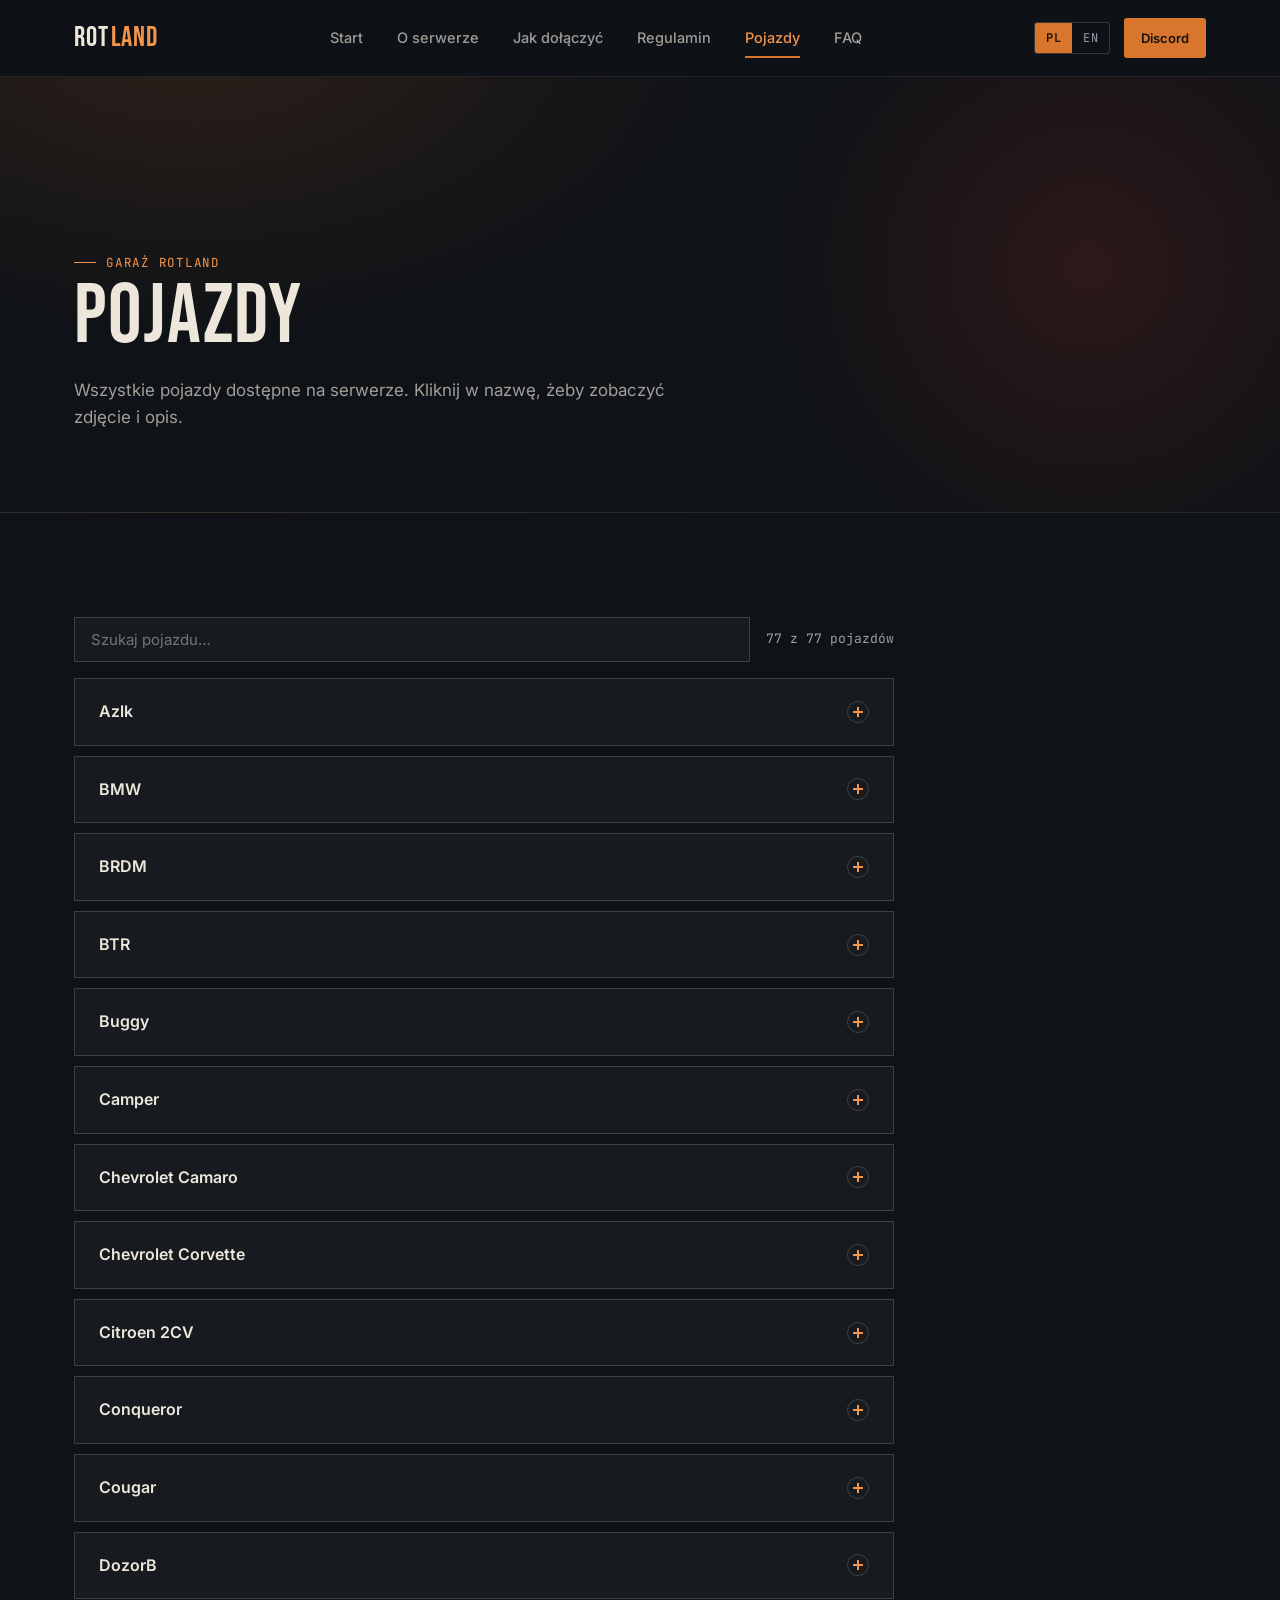
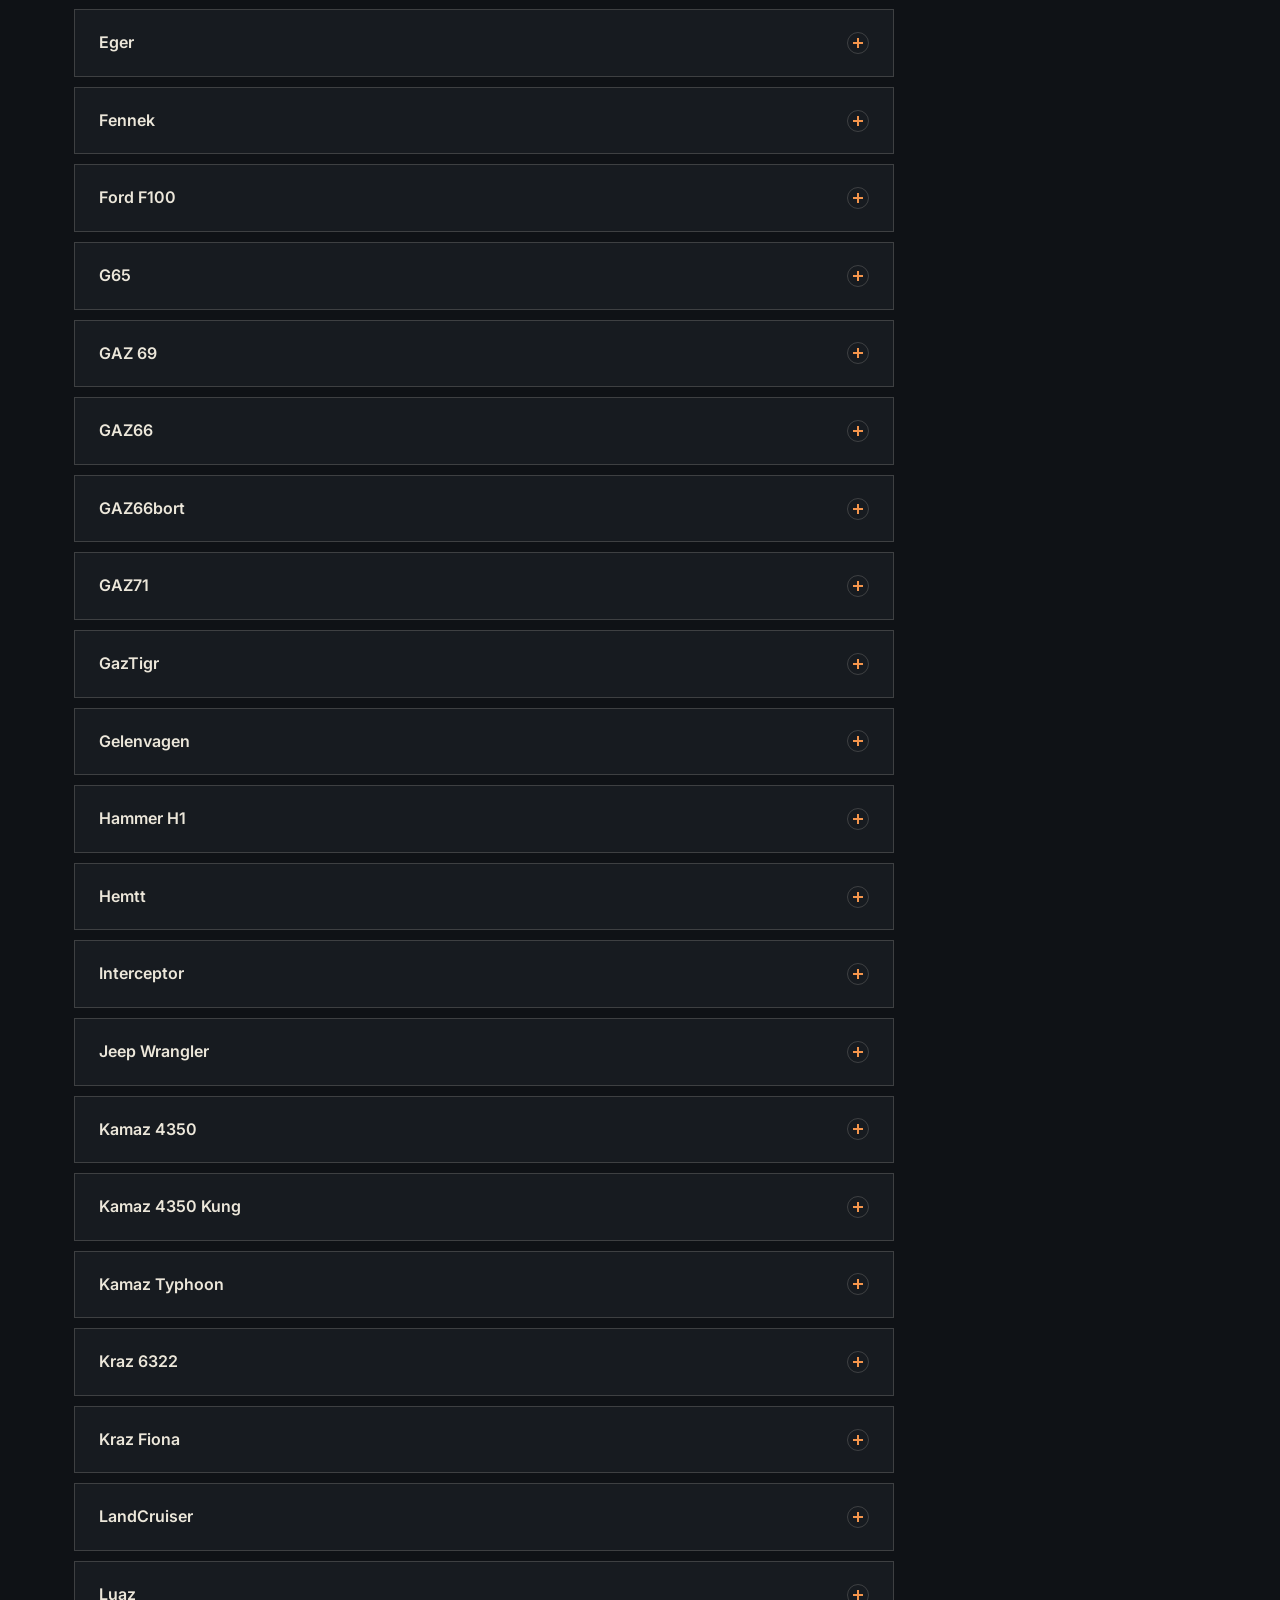
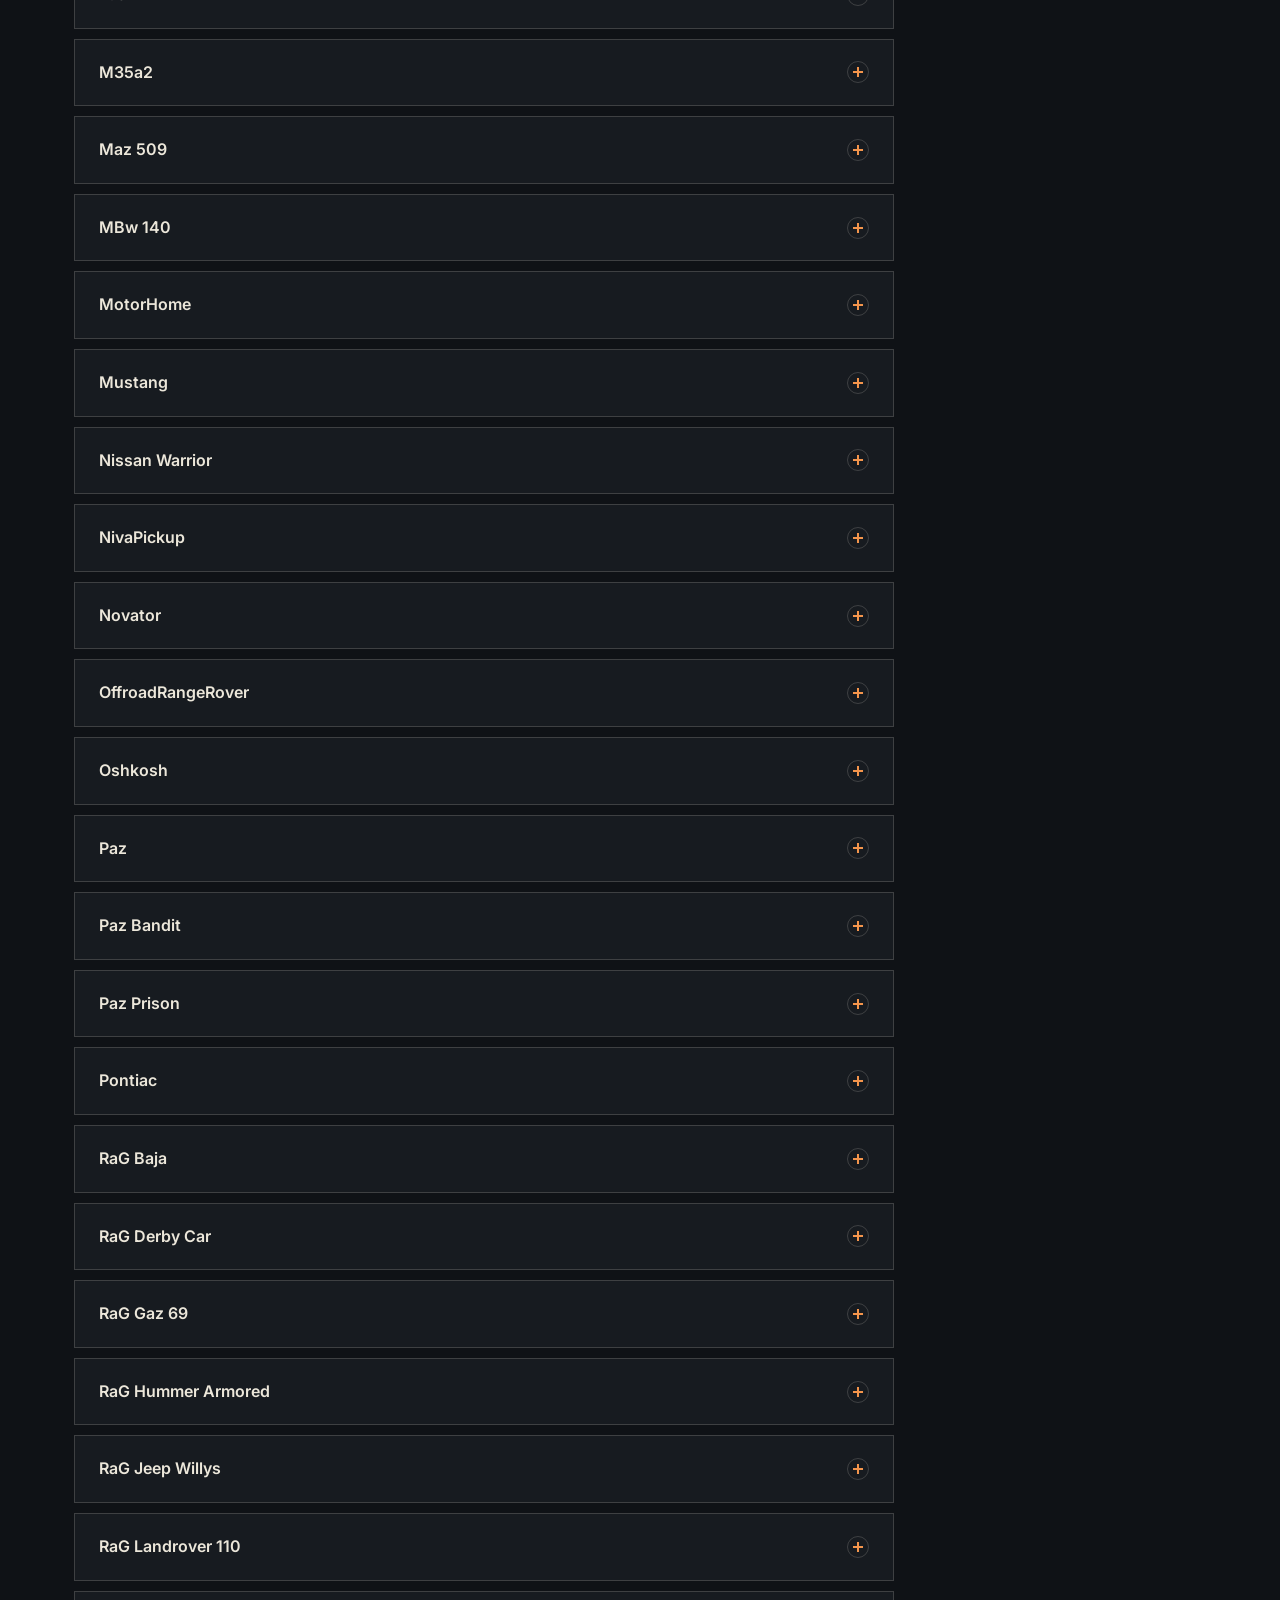
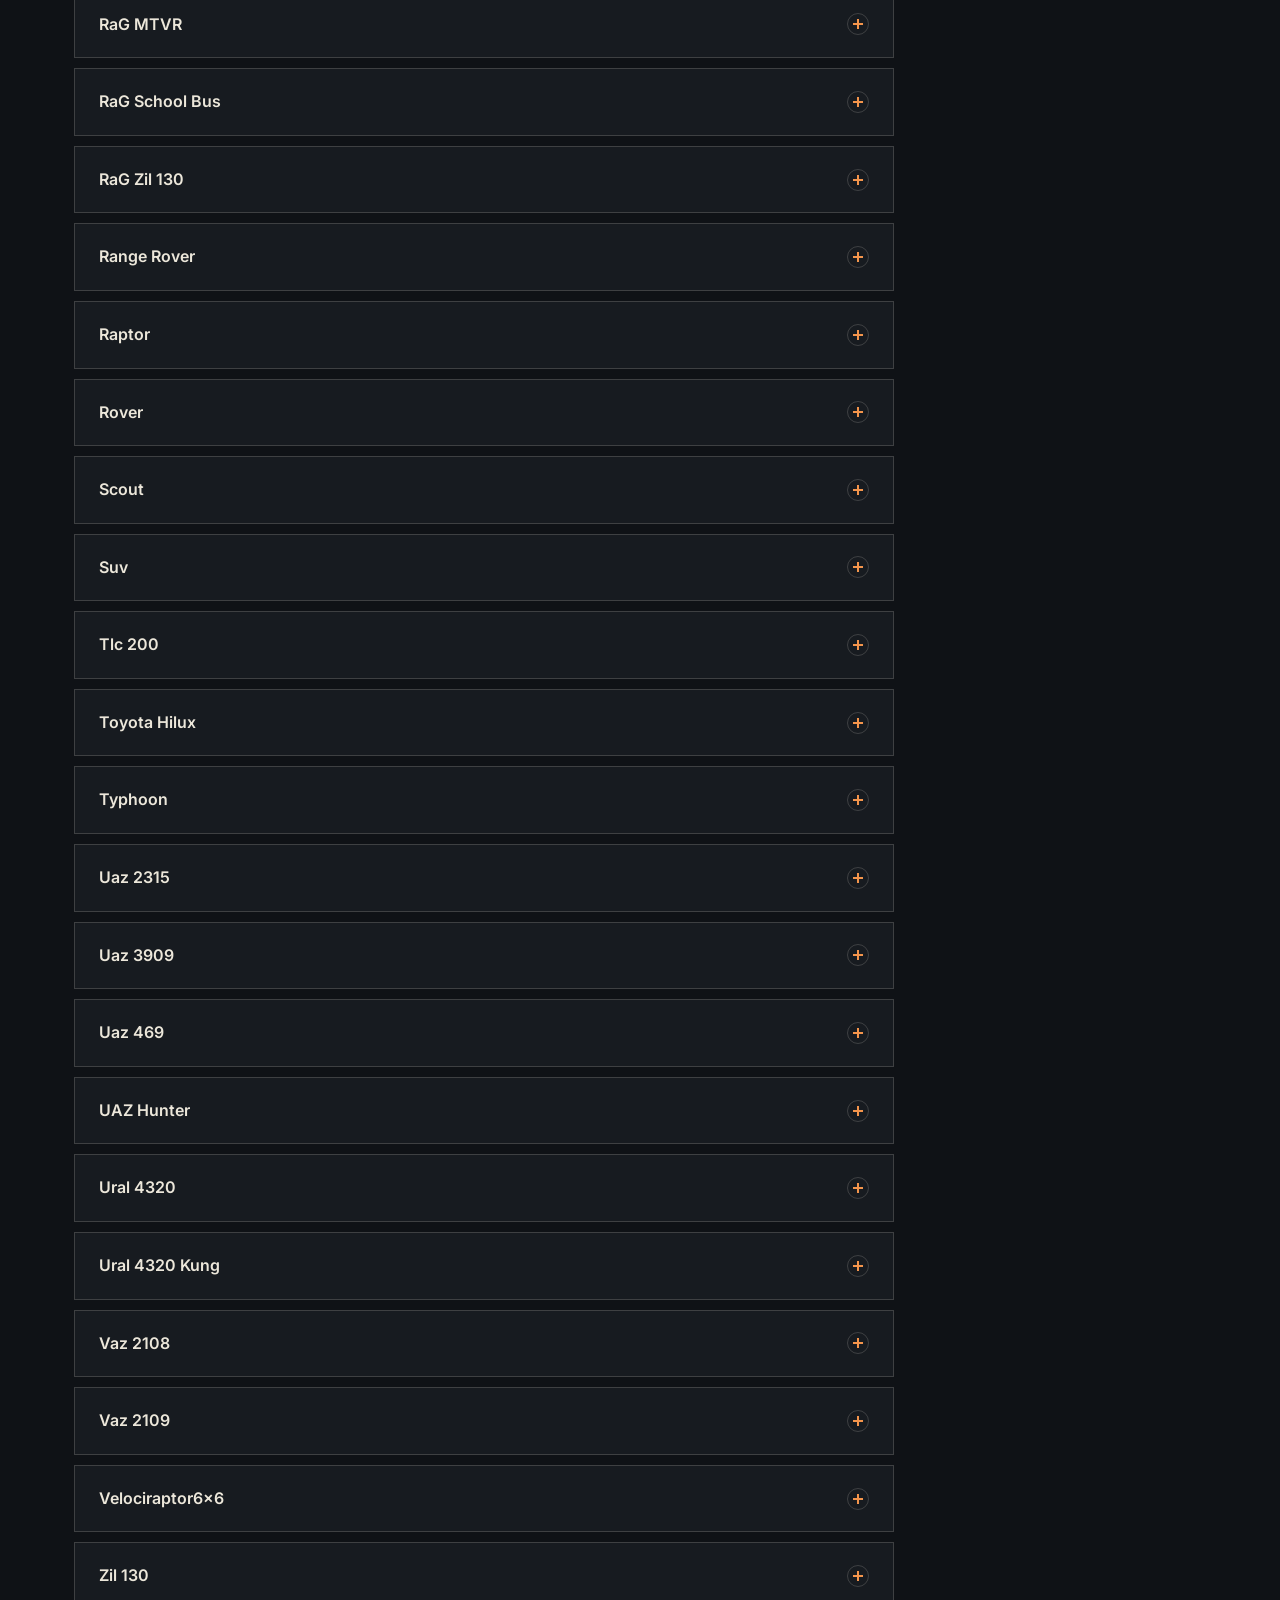
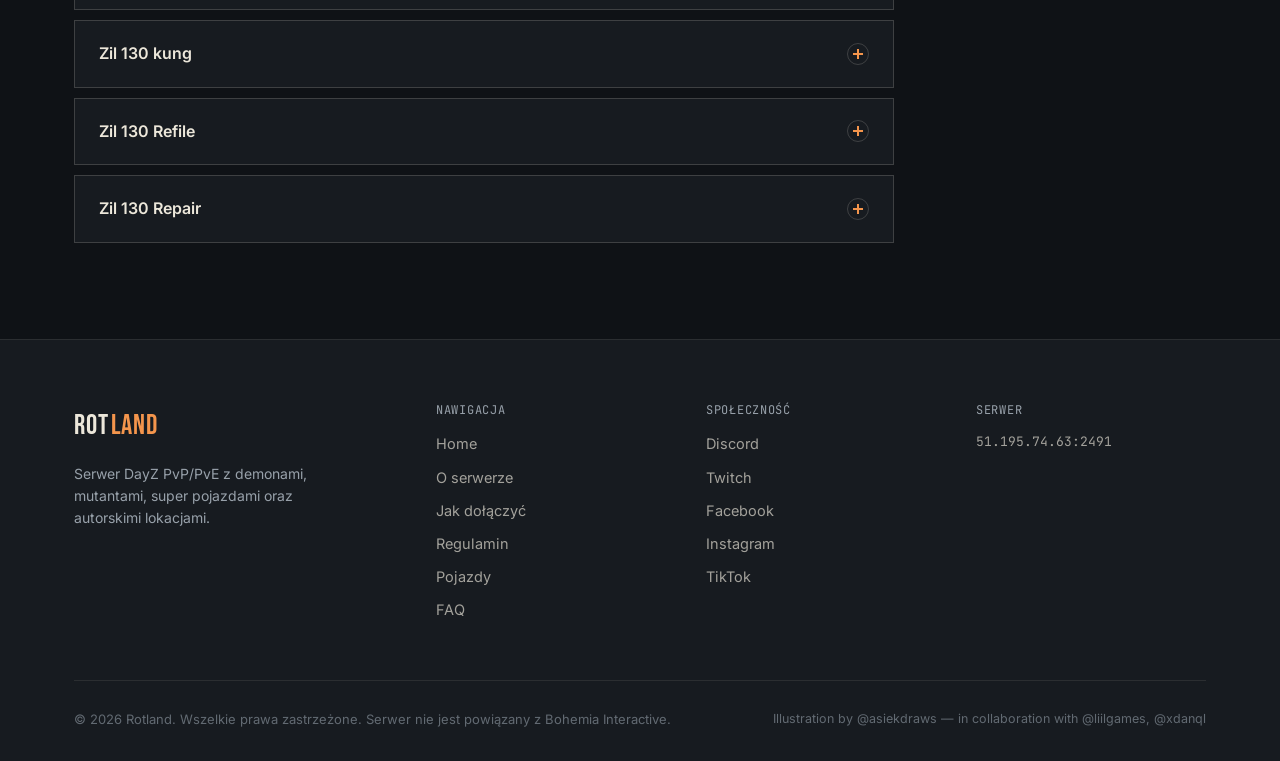
<file: pojazdy.html>
<!DOCTYPE html>
<html lang="pl" data-title-pl="Pojazdy | Rotland" data-title-en="Vehicles | Rotland">
<head>
<meta charset="UTF-8">
<meta name="viewport" content="width=device-width, initial-scale=1.0">
<title>Pojazdy | Rotland</title>
<meta name="description" content="Lista pojazdów dostępnych na serwerze Rotland.">
<link rel="preconnect" href="https://fonts.googleapis.com">
<link rel="stylesheet" href="assets/css/style.css">
</head>
<body>

<header class="site-header">
  <div class="wrap">
    <a href="index.html" class="logo">ROT<span>LAND</span></a>

    <nav class="main-nav" id="main-nav">
      <a href="index.html" data-lang="pl">Start</a>
      <a href="index.html" data-lang="en" hidden>Home</a>
      <a href="o-serwerze.html" data-lang="pl">O serwerze</a>
      <a href="o-serwerze.html" data-lang="en" hidden>About</a>
      <a href="jak-dolaczyc.html" data-lang="pl">Jak dołączyć</a>
      <a href="jak-dolaczyc.html" data-lang="en" hidden>How to join</a>
      <a href="regulamin.html" data-lang="pl">Regulamin</a>
      <a href="regulamin.html" data-lang="en" hidden>Rules</a>
      <a href="pojazdy.html" class="active" data-lang="pl">Pojazdy</a>
      <a href="pojazdy.html" class="active" data-lang="en" hidden>Vehicles</a>
      <a href="faq.html" data-lang="pl">FAQ</a>
      <a href="faq.html" data-lang="en" hidden>FAQ</a>

      <div class="lang-switch lang-switch-mobile">
        <button type="button" data-set-lang="pl">PL</button>
        <button type="button" data-set-lang="en">EN</button>
      </div>
    </nav>

    <div class="header-actions">
      <div class="lang-switch">
        <button type="button" data-set-lang="pl">PL</button>
        <button type="button" data-set-lang="en">EN</button>
      </div>
      <a href="https://discord.gg/9V34hJrTmx" target="_blank" rel="noopener noreferrer" class="btn btn-ember btn-sm" data-lang="pl">Discord</a>
      <a href="https://discord.gg/9V34hJrTmx" target="_blank" rel="noopener noreferrer" class="btn btn-ember btn-sm" data-lang="en" hidden>Discord</a>
      <button class="nav-toggle" aria-label="Menu" aria-expanded="false">
        <svg viewBox="0 0 24 24" fill="none" stroke="currentColor" stroke-width="2"><line x1="3" y1="6" x2="21" y2="6"/><line x1="3" y1="12" x2="21" y2="12"/><line x1="3" y1="18" x2="21" y2="18"/></svg>
      </button>
    </div>
  </div>
</header>

<main>

  <section class="page-hero">
    <div class="wrap">
      <span class="eyebrow" data-lang="pl">GARAŻ ROTLAND</span>
      <span class="eyebrow" data-lang="en" hidden>ROTLAND GARAGE</span>
      <h1 data-lang="pl">Pojazdy</h1>
      <h1 data-lang="en" hidden>Vehicles</h1>
      <p class="lede" data-lang="pl">Wszystkie pojazdy dostępne na serwerze. Kliknij w nazwę, żeby zobaczyć zdjęcie i opis.</p>
      <p class="lede" data-lang="en" hidden>Every vehicle available on the server. Click a name to see its photo and description.</p>
    </div>
  </section>

  <section>
    <div class="wrap">
      <div class="vehicle-tools">
        <input type="search" id="vehicle-search" class="vehicle-search" autocomplete="off" data-ph-pl="Szukaj pojazdu…" data-ph-en="Search vehicles…" placeholder="Szukaj pojazdu…" aria-label="Search">
        <span class="vehicle-count" id="vehicle-count" data-total="77"></span>
      </div>
      <p class="vehicle-empty" id="vehicle-empty" hidden></p>
      <div class="faq-list" id="vehicle-list">

        <details class="faq-item vehicle-item" data-lang="pl" data-name="azlk">
          <summary>Azlk<span class="faq-icon"></span></summary>
          <div class="faq-answer">
            <figure class="vehicle-photo"><img src="assets/img/vehicles/azlk.webp" alt="Azlk" width="895" height="655" loading="lazy" decoding="async"></figure>
            <p><strong>Cargo:</strong> 300 slotów</p>
            <p><strong>Dodatkowo:</strong></p>
            <ul><li>kanister</li><li>plecak</li><li>broń</li></ul>
          </div>
        </details>

        <details class="faq-item vehicle-item" data-lang="en" hidden data-name="azlk">
          <summary>Azlk<span class="faq-icon"></span></summary>
          <div class="faq-answer">
            <figure class="vehicle-photo"><img src="assets/img/vehicles/azlk.webp" alt="Azlk" width="895" height="655" loading="lazy" decoding="async"></figure>
            <p><strong>Cargo:</strong> 300 slots</p>
            <p><strong>Also includes:</strong></p>
            <ul><li>fuel canister</li><li>backpack</li><li>weapon</li></ul>
          </div>
        </details>

        <details class="faq-item vehicle-item" data-lang="pl" data-name="bmw">
          <summary>BMW<span class="faq-icon"></span></summary>
          <div class="faq-answer">
            <figure class="vehicle-photo"><img src="assets/img/vehicles/bmw.webp" alt="BMW" width="960" height="685" loading="lazy" decoding="async"></figure>
            <p><strong>Cargo:</strong> 400 slotów</p>
            <p><strong>Dodatkowo:</strong></p>
            <ul><li>kanister</li><li>plecak</li><li>broń</li></ul>
          </div>
        </details>

        <details class="faq-item vehicle-item" data-lang="en" hidden data-name="bmw">
          <summary>BMW<span class="faq-icon"></span></summary>
          <div class="faq-answer">
            <figure class="vehicle-photo"><img src="assets/img/vehicles/bmw.webp" alt="BMW" width="960" height="685" loading="lazy" decoding="async"></figure>
            <p><strong>Cargo:</strong> 400 slots</p>
            <p><strong>Also includes:</strong></p>
            <ul><li>fuel canister</li><li>backpack</li><li>weapon</li></ul>
          </div>
        </details>

        <details class="faq-item vehicle-item" data-lang="pl" data-name="brdm">
          <summary>BRDM<span class="faq-icon"></span></summary>
          <div class="faq-answer">
            <figure class="vehicle-photo"><img src="assets/img/vehicles/brdm.webp" alt="BRDM" width="960" height="656" loading="lazy" decoding="async"></figure>
            <p><strong>Cargo:</strong> 1000 slotów</p>
            <p><strong>Dodatkowo:</strong></p>
            <ul><li>kanister</li><li>plecak</li><li>broń</li><li>5 skrzynek</li><li>2 beczki</li><li>siatka maskująca</li></ul>
          </div>
        </details>

        <details class="faq-item vehicle-item" data-lang="en" hidden data-name="brdm">
          <summary>BRDM<span class="faq-icon"></span></summary>
          <div class="faq-answer">
            <figure class="vehicle-photo"><img src="assets/img/vehicles/brdm.webp" alt="BRDM" width="960" height="656" loading="lazy" decoding="async"></figure>
            <p><strong>Cargo:</strong> 1000 slots</p>
            <p><strong>Also includes:</strong></p>
            <ul><li>fuel canister</li><li>backpack</li><li>weapon</li><li>5 crates</li><li>2 barrels</li><li>camo net</li></ul>
          </div>
        </details>

        <details class="faq-item vehicle-item" data-lang="pl" data-name="btr">
          <summary>BTR<span class="faq-icon"></span></summary>
          <div class="faq-answer">
            <figure class="vehicle-photo"><img src="assets/img/vehicles/btr.webp" alt="BTR" width="927" height="631" loading="lazy" decoding="async"></figure>
            <p><strong>Cargo:</strong> 1000 slotów</p>
            <p><strong>Dodatkowo:</strong></p>
            <ul><li>kanister</li><li>plecak</li><li>broń</li><li>6 skrzynek</li><li>3 beczki</li></ul>
          </div>
        </details>

        <details class="faq-item vehicle-item" data-lang="en" hidden data-name="btr">
          <summary>BTR<span class="faq-icon"></span></summary>
          <div class="faq-answer">
            <figure class="vehicle-photo"><img src="assets/img/vehicles/btr.webp" alt="BTR" width="927" height="631" loading="lazy" decoding="async"></figure>
            <p><strong>Cargo:</strong> 1000 slots</p>
            <p><strong>Also includes:</strong></p>
            <ul><li>fuel canister</li><li>backpack</li><li>weapon</li><li>6 crates</li><li>3 barrels</li></ul>
          </div>
        </details>

        <details class="faq-item vehicle-item" data-lang="pl" data-name="buggy">
          <summary>Buggy<span class="faq-icon"></span></summary>
          <div class="faq-answer">
            <figure class="vehicle-photo"><img src="assets/img/vehicles/buggy.webp" alt="Buggy" width="914" height="734" loading="lazy" decoding="async"></figure>
            <p><strong>Cargo:</strong> 1000 slotów</p>
            <p><strong>Dodatkowo:</strong></p>
            <ul><li>kanister</li><li>plecak</li><li>broń</li><li>2 beczki</li></ul>
          </div>
        </details>

        <details class="faq-item vehicle-item" data-lang="en" hidden data-name="buggy">
          <summary>Buggy<span class="faq-icon"></span></summary>
          <div class="faq-answer">
            <figure class="vehicle-photo"><img src="assets/img/vehicles/buggy.webp" alt="Buggy" width="914" height="734" loading="lazy" decoding="async"></figure>
            <p><strong>Cargo:</strong> 1000 slots</p>
            <p><strong>Also includes:</strong></p>
            <ul><li>fuel canister</li><li>backpack</li><li>weapon</li><li>2 barrels</li></ul>
          </div>
        </details>

        <details class="faq-item vehicle-item" data-lang="pl" data-name="camper">
          <summary>Camper<span class="faq-icon"></span></summary>
          <div class="faq-answer">
            <figure class="vehicle-photo"><img src="assets/img/vehicles/camper.webp" alt="Camper" width="835" height="476" loading="lazy" decoding="async"></figure>
            <p><strong>Cargo:</strong> 900 slotów</p>
            <p><strong>Dodatkowo:</strong></p>
            <ul><li>kanister</li><li>plecak</li><li>broń</li><li>apteczka</li><li>kominek</li></ul>
          </div>
        </details>

        <details class="faq-item vehicle-item" data-lang="en" hidden data-name="camper">
          <summary>Camper<span class="faq-icon"></span></summary>
          <div class="faq-answer">
            <figure class="vehicle-photo"><img src="assets/img/vehicles/camper.webp" alt="Camper" width="835" height="476" loading="lazy" decoding="async"></figure>
            <p><strong>Cargo:</strong> 900 slots</p>
            <p><strong>Also includes:</strong></p>
            <ul><li>fuel canister</li><li>backpack</li><li>weapon</li><li>first aid kit</li><li>fireplace</li></ul>
          </div>
        </details>

        <details class="faq-item vehicle-item" data-lang="pl" data-name="chevrolet camaro">
          <summary>Chevrolet Camaro<span class="faq-icon"></span></summary>
          <div class="faq-answer">
            <figure class="vehicle-photo"><img src="assets/img/vehicles/chevrolet-camaro.webp" alt="Chevrolet Camaro" width="784" height="540" loading="lazy" decoding="async"></figure>
            <p><strong>Cargo:</strong> 1000 slotów</p>
            <p><strong>Dodatkowo:</strong></p>
            <ul><li>kanister</li><li>plecak</li><li>broń</li></ul>
          </div>
        </details>

        <details class="faq-item vehicle-item" data-lang="en" hidden data-name="chevrolet camaro">
          <summary>Chevrolet Camaro<span class="faq-icon"></span></summary>
          <div class="faq-answer">
            <figure class="vehicle-photo"><img src="assets/img/vehicles/chevrolet-camaro.webp" alt="Chevrolet Camaro" width="784" height="540" loading="lazy" decoding="async"></figure>
            <p><strong>Cargo:</strong> 1000 slots</p>
            <p><strong>Also includes:</strong></p>
            <ul><li>fuel canister</li><li>backpack</li><li>weapon</li></ul>
          </div>
        </details>

        <details class="faq-item vehicle-item" data-lang="pl" data-name="chevrolet corvette">
          <summary>Chevrolet Corvette<span class="faq-icon"></span></summary>
          <div class="faq-answer">
            <figure class="vehicle-photo"><img src="assets/img/vehicles/chevrolet-corvette.webp" alt="Chevrolet Corvette" width="960" height="406" loading="lazy" decoding="async"></figure>
            <p><strong>Cargo:</strong> 400 slotów</p>
            <p><strong>Dodatkowo:</strong></p>
            <ul><li>kanister</li><li>plecak</li><li>broń</li></ul>
          </div>
        </details>

        <details class="faq-item vehicle-item" data-lang="en" hidden data-name="chevrolet corvette">
          <summary>Chevrolet Corvette<span class="faq-icon"></span></summary>
          <div class="faq-answer">
            <figure class="vehicle-photo"><img src="assets/img/vehicles/chevrolet-corvette.webp" alt="Chevrolet Corvette" width="960" height="406" loading="lazy" decoding="async"></figure>
            <p><strong>Cargo:</strong> 400 slots</p>
            <p><strong>Also includes:</strong></p>
            <ul><li>fuel canister</li><li>backpack</li><li>weapon</li></ul>
          </div>
        </details>

        <details class="faq-item vehicle-item" data-lang="pl" data-name="citroen 2cv">
          <summary>Citroen 2CV<span class="faq-icon"></span></summary>
          <div class="faq-answer">
            <figure class="vehicle-photo"><img src="assets/img/vehicles/citroen-2cv.webp" alt="Citroen 2CV" width="960" height="629" loading="lazy" decoding="async"></figure>
            <p><strong>Cargo:</strong> 600 slotów</p>
            <p><strong>Dodatkowo:</strong></p>
            <ul><li>kanister</li><li>plecak</li><li>broń</li><li>apteczka</li></ul>
          </div>
        </details>

        <details class="faq-item vehicle-item" data-lang="en" hidden data-name="citroen 2cv">
          <summary>Citroen 2CV<span class="faq-icon"></span></summary>
          <div class="faq-answer">
            <figure class="vehicle-photo"><img src="assets/img/vehicles/citroen-2cv.webp" alt="Citroen 2CV" width="960" height="629" loading="lazy" decoding="async"></figure>
            <p><strong>Cargo:</strong> 600 slots</p>
            <p><strong>Also includes:</strong></p>
            <ul><li>fuel canister</li><li>backpack</li><li>weapon</li><li>first aid kit</li></ul>
          </div>
        </details>

        <details class="faq-item vehicle-item" data-lang="pl" data-name="conqueror">
          <summary>Conqueror<span class="faq-icon"></span></summary>
          <div class="faq-answer">
            <figure class="vehicle-photo"><img src="assets/img/vehicles/conqueror.webp" alt="Conqueror" width="960" height="673" loading="lazy" decoding="async"></figure>
            <p><strong>Cargo:</strong> 700 slotów</p>
            <p><strong>Dodatkowo:</strong></p>
            <ul><li>kanister</li><li>broń</li><li>2 skrzynki</li><li>2 beczki</li><li>50 kłód</li><li>100 desek</li><li>40 blach</li></ul>
          </div>
        </details>

        <details class="faq-item vehicle-item" data-lang="en" hidden data-name="conqueror">
          <summary>Conqueror<span class="faq-icon"></span></summary>
          <div class="faq-answer">
            <figure class="vehicle-photo"><img src="assets/img/vehicles/conqueror.webp" alt="Conqueror" width="960" height="673" loading="lazy" decoding="async"></figure>
            <p><strong>Cargo:</strong> 700 slots</p>
            <p><strong>Also includes:</strong></p>
            <ul><li>fuel canister</li><li>weapon</li><li>2 crates</li><li>2 barrels</li><li>50 logs</li><li>100 planks</li><li>40 metal sheets</li></ul>
          </div>
        </details>

        <details class="faq-item vehicle-item" data-lang="pl" data-name="cougar">
          <summary>Cougar<span class="faq-icon"></span></summary>
          <div class="faq-answer">
            <figure class="vehicle-photo"><img src="assets/img/vehicles/cougar.webp" alt="Cougar" width="788" height="627" loading="lazy" decoding="async"></figure>
            <p><strong>Cargo:</strong> 1000 slotów</p>
            <p><strong>Dodatkowo:</strong></p>
            <ul><li>kanister</li><li>plecak</li><li>broń</li><li>skrzynka</li><li>2 beczki</li><li>seachest</li></ul>
          </div>
        </details>

        <details class="faq-item vehicle-item" data-lang="en" hidden data-name="cougar">
          <summary>Cougar<span class="faq-icon"></span></summary>
          <div class="faq-answer">
            <figure class="vehicle-photo"><img src="assets/img/vehicles/cougar.webp" alt="Cougar" width="788" height="627" loading="lazy" decoding="async"></figure>
            <p><strong>Cargo:</strong> 1000 slots</p>
            <p><strong>Also includes:</strong></p>
            <ul><li>fuel canister</li><li>backpack</li><li>weapon</li><li>crate</li><li>2 barrels</li><li>sea chest</li></ul>
          </div>
        </details>

        <details class="faq-item vehicle-item" data-lang="pl" data-name="dozorb">
          <summary>DozorB<span class="faq-icon"></span></summary>
          <div class="faq-answer">
            <figure class="vehicle-photo"><img src="assets/img/vehicles/dozorb.webp" alt="DozorB" width="960" height="738" loading="lazy" decoding="async"></figure>
            <p><strong>Cargo:</strong> 1000 slotów</p>
            <p><strong>Dodatkowo:</strong></p>
            <ul><li>kanister</li><li>plecak</li><li>broń</li><li>4 skrzynki</li><li>2 beczki</li></ul>
          </div>
        </details>

        <details class="faq-item vehicle-item" data-lang="en" hidden data-name="dozorb">
          <summary>DozorB<span class="faq-icon"></span></summary>
          <div class="faq-answer">
            <figure class="vehicle-photo"><img src="assets/img/vehicles/dozorb.webp" alt="DozorB" width="960" height="738" loading="lazy" decoding="async"></figure>
            <p><strong>Cargo:</strong> 1000 slots</p>
            <p><strong>Also includes:</strong></p>
            <ul><li>fuel canister</li><li>backpack</li><li>weapon</li><li>4 crates</li><li>2 barrels</li></ul>
          </div>
        </details>

        <details class="faq-item vehicle-item" data-lang="pl" data-name="eger">
          <summary>Eger<span class="faq-icon"></span></summary>
          <div class="faq-answer">
            <figure class="vehicle-photo"><img src="assets/img/vehicles/eger.webp" alt="Eger" width="960" height="662" loading="lazy" decoding="async"></figure>
            <p><strong>Cargo:</strong> 1000 slotów</p>
            <p><strong>Dodatkowo:</strong></p>
            <ul><li>kanister</li><li>plecak</li><li>broń</li><li>6 beczek</li></ul>
          </div>
        </details>

        <details class="faq-item vehicle-item" data-lang="en" hidden data-name="eger">
          <summary>Eger<span class="faq-icon"></span></summary>
          <div class="faq-answer">
            <figure class="vehicle-photo"><img src="assets/img/vehicles/eger.webp" alt="Eger" width="960" height="662" loading="lazy" decoding="async"></figure>
            <p><strong>Cargo:</strong> 1000 slots</p>
            <p><strong>Also includes:</strong></p>
            <ul><li>fuel canister</li><li>backpack</li><li>weapon</li><li>6 barrels</li></ul>
          </div>
        </details>

        <details class="faq-item vehicle-item" data-lang="pl" data-name="fennek">
          <summary>Fennek<span class="faq-icon"></span></summary>
          <div class="faq-answer">
            <figure class="vehicle-photo"><img src="assets/img/vehicles/fennek.webp" alt="Fennek" width="955" height="733" loading="lazy" decoding="async"></figure>
            <p><strong>Cargo:</strong> 1000 slotów</p>
            <p><strong>Dodatkowo:</strong></p>
            <ul><li>kanister</li><li>plecak</li><li>broń</li><li>apteczka</li><li>3 beczki</li><li>saperka</li></ul>
          </div>
        </details>

        <details class="faq-item vehicle-item" data-lang="en" hidden data-name="fennek">
          <summary>Fennek<span class="faq-icon"></span></summary>
          <div class="faq-answer">
            <figure class="vehicle-photo"><img src="assets/img/vehicles/fennek.webp" alt="Fennek" width="955" height="733" loading="lazy" decoding="async"></figure>
            <p><strong>Cargo:</strong> 1000 slots</p>
            <p><strong>Also includes:</strong></p>
            <ul><li>fuel canister</li><li>backpack</li><li>weapon</li><li>first aid kit</li><li>3 barrels</li><li>entrenching tool</li></ul>
          </div>
        </details>

        <details class="faq-item vehicle-item" data-lang="pl" data-name="ford f100">
          <summary>Ford F100<span class="faq-icon"></span></summary>
          <div class="faq-answer">
            <figure class="vehicle-photo"><img src="assets/img/vehicles/ford-f100.webp" alt="Ford F100" width="960" height="592" loading="lazy" decoding="async"></figure>
            <p><strong>Cargo:</strong> 600 slotów</p>
            <p><strong>Dodatkowo:</strong></p>
            <ul><li>kanister</li><li>plecak</li><li>broń</li><li>4 skrzynie drewniane</li><li>3 beczki</li></ul>
          </div>
        </details>

        <details class="faq-item vehicle-item" data-lang="en" hidden data-name="ford f100">
          <summary>Ford F100<span class="faq-icon"></span></summary>
          <div class="faq-answer">
            <figure class="vehicle-photo"><img src="assets/img/vehicles/ford-f100.webp" alt="Ford F100" width="960" height="592" loading="lazy" decoding="async"></figure>
            <p><strong>Cargo:</strong> 600 slots</p>
            <p><strong>Also includes:</strong></p>
            <ul><li>fuel canister</li><li>backpack</li><li>weapon</li><li>4 wooden chests</li><li>3 barrels</li></ul>
          </div>
        </details>

        <details class="faq-item vehicle-item" data-lang="pl" data-name="g65">
          <summary>G65<span class="faq-icon"></span></summary>
          <div class="faq-answer">
            <figure class="vehicle-photo"><img src="assets/img/vehicles/g65.webp" alt="G65" width="960" height="635" loading="lazy" decoding="async"></figure>
            <p><strong>Cargo:</strong> 1000 slotów</p>
            <p><strong>Dodatkowo:</strong></p>
            <ul><li>kanister</li><li>plecak</li><li>broń</li><li>2 beczki</li></ul>
          </div>
        </details>

        <details class="faq-item vehicle-item" data-lang="en" hidden data-name="g65">
          <summary>G65<span class="faq-icon"></span></summary>
          <div class="faq-answer">
            <figure class="vehicle-photo"><img src="assets/img/vehicles/g65.webp" alt="G65" width="960" height="635" loading="lazy" decoding="async"></figure>
            <p><strong>Cargo:</strong> 1000 slots</p>
            <p><strong>Also includes:</strong></p>
            <ul><li>fuel canister</li><li>backpack</li><li>weapon</li><li>2 barrels</li></ul>
          </div>
        </details>

        <details class="faq-item vehicle-item" data-lang="pl" data-name="gaz 69">
          <summary>GAZ 69<span class="faq-icon"></span></summary>
          <div class="faq-answer">
            <figure class="vehicle-photo"><img src="assets/img/vehicles/gaz-69.webp" alt="GAZ 69" width="835" height="587" loading="lazy" decoding="async"></figure>
            <p><strong>Cargo:</strong> 600 slotów</p>
            <p><strong>Dodatkowo:</strong></p>
            <ul><li>kanister</li><li>plecak</li><li>broń</li><li>4 skrzynki</li><li>saperka</li></ul>
          </div>
        </details>

        <details class="faq-item vehicle-item" data-lang="en" hidden data-name="gaz 69">
          <summary>GAZ 69<span class="faq-icon"></span></summary>
          <div class="faq-answer">
            <figure class="vehicle-photo"><img src="assets/img/vehicles/gaz-69.webp" alt="GAZ 69" width="835" height="587" loading="lazy" decoding="async"></figure>
            <p><strong>Cargo:</strong> 600 slots</p>
            <p><strong>Also includes:</strong></p>
            <ul><li>fuel canister</li><li>backpack</li><li>weapon</li><li>4 crates</li><li>entrenching tool</li></ul>
          </div>
        </details>

        <details class="faq-item vehicle-item" data-lang="pl" data-name="gaz66">
          <summary>GAZ66<span class="faq-icon"></span></summary>
          <div class="faq-answer">
            <figure class="vehicle-photo"><img src="assets/img/vehicles/gaz66.webp" alt="GAZ66" width="918" height="714" loading="lazy" decoding="async"></figure>
            <p><strong>Cargo:</strong> 1000 slotów</p>
            <p><strong>Dodatkowo:</strong></p>
            <ul><li>kanister</li><li>plecak</li><li>broń</li><li>6 beczek</li></ul>
          </div>
        </details>

        <details class="faq-item vehicle-item" data-lang="en" hidden data-name="gaz66">
          <summary>GAZ66<span class="faq-icon"></span></summary>
          <div class="faq-answer">
            <figure class="vehicle-photo"><img src="assets/img/vehicles/gaz66.webp" alt="GAZ66" width="918" height="714" loading="lazy" decoding="async"></figure>
            <p><strong>Cargo:</strong> 1000 slots</p>
            <p><strong>Also includes:</strong></p>
            <ul><li>fuel canister</li><li>backpack</li><li>weapon</li><li>6 barrels</li></ul>
          </div>
        </details>

        <details class="faq-item vehicle-item" data-lang="pl" data-name="gaz66bort">
          <summary>GAZ66bort<span class="faq-icon"></span></summary>
          <div class="faq-answer">
            <figure class="vehicle-photo"><img src="assets/img/vehicles/gaz66bort.webp" alt="GAZ66bort" width="960" height="679" loading="lazy" decoding="async"></figure>
            <p><strong>Cargo:</strong> 800 slotów</p>
            <p><strong>Dodatkowo:</strong></p>
            <ul><li>kanister</li><li>plecak</li><li>broń</li><li>6 beczek</li></ul>
          </div>
        </details>

        <details class="faq-item vehicle-item" data-lang="en" hidden data-name="gaz66bort">
          <summary>GAZ66bort<span class="faq-icon"></span></summary>
          <div class="faq-answer">
            <figure class="vehicle-photo"><img src="assets/img/vehicles/gaz66bort.webp" alt="GAZ66bort" width="960" height="679" loading="lazy" decoding="async"></figure>
            <p><strong>Cargo:</strong> 800 slots</p>
            <p><strong>Also includes:</strong></p>
            <ul><li>fuel canister</li><li>backpack</li><li>weapon</li><li>6 barrels</li></ul>
          </div>
        </details>

        <details class="faq-item vehicle-item" data-lang="pl" data-name="gaz71">
          <summary>GAZ71<span class="faq-icon"></span></summary>
          <div class="faq-answer">
            <figure class="vehicle-photo"><img src="assets/img/vehicles/gaz71.webp" alt="GAZ71" width="960" height="620" loading="lazy" decoding="async"></figure>
            <p><strong>Cargo:</strong> 1000 slotów</p>
            <p><strong>Dodatkowo:</strong></p>
            <ul><li>kanister</li><li>plecak</li><li>broń</li><li>6 skrzynek</li><li>6 beczek</li></ul>
          </div>
        </details>

        <details class="faq-item vehicle-item" data-lang="en" hidden data-name="gaz71">
          <summary>GAZ71<span class="faq-icon"></span></summary>
          <div class="faq-answer">
            <figure class="vehicle-photo"><img src="assets/img/vehicles/gaz71.webp" alt="GAZ71" width="960" height="620" loading="lazy" decoding="async"></figure>
            <p><strong>Cargo:</strong> 1000 slots</p>
            <p><strong>Also includes:</strong></p>
            <ul><li>fuel canister</li><li>backpack</li><li>weapon</li><li>6 crates</li><li>6 barrels</li></ul>
          </div>
        </details>

        <details class="faq-item vehicle-item" data-lang="pl" data-name="gaztigr">
          <summary>GazTigr<span class="faq-icon"></span></summary>
          <div class="faq-answer">
            <figure class="vehicle-photo"><img src="assets/img/vehicles/gaztigr.webp" alt="GazTigr" width="900" height="620" loading="lazy" decoding="async"></figure>
            <p><strong>Cargo:</strong> 600 slotów</p>
            <p><strong>Dodatkowo:</strong></p>
            <ul><li>kanister</li><li>plecak</li><li>broń</li><li>2 skrzynki</li><li>3 beczki</li></ul>
          </div>
        </details>

        <details class="faq-item vehicle-item" data-lang="en" hidden data-name="gaztigr">
          <summary>GazTigr<span class="faq-icon"></span></summary>
          <div class="faq-answer">
            <figure class="vehicle-photo"><img src="assets/img/vehicles/gaztigr.webp" alt="GazTigr" width="900" height="620" loading="lazy" decoding="async"></figure>
            <p><strong>Cargo:</strong> 600 slots</p>
            <p><strong>Also includes:</strong></p>
            <ul><li>fuel canister</li><li>backpack</li><li>weapon</li><li>2 crates</li><li>3 barrels</li></ul>
          </div>
        </details>

        <details class="faq-item vehicle-item" data-lang="pl" data-name="gelenvagen">
          <summary>Gelenvagen<span class="faq-icon"></span></summary>
          <div class="faq-answer">
            <figure class="vehicle-photo"><img src="assets/img/vehicles/gelenvagen.webp" alt="Gelenvagen" width="939" height="699" loading="lazy" decoding="async"></figure>
            <p><strong>Cargo:</strong> 1000 slotów</p>
            <p><strong>Dodatkowo:</strong></p>
            <ul><li>kanister</li><li>plecak</li><li>broń</li><li>2 beczki</li></ul>
          </div>
        </details>

        <details class="faq-item vehicle-item" data-lang="en" hidden data-name="gelenvagen">
          <summary>Gelenvagen<span class="faq-icon"></span></summary>
          <div class="faq-answer">
            <figure class="vehicle-photo"><img src="assets/img/vehicles/gelenvagen.webp" alt="Gelenvagen" width="939" height="699" loading="lazy" decoding="async"></figure>
            <p><strong>Cargo:</strong> 1000 slots</p>
            <p><strong>Also includes:</strong></p>
            <ul><li>fuel canister</li><li>backpack</li><li>weapon</li><li>2 barrels</li></ul>
          </div>
        </details>

        <details class="faq-item vehicle-item" data-lang="pl" data-name="hammer h1">
          <summary>Hammer H1<span class="faq-icon"></span></summary>
          <div class="faq-answer">
            <figure class="vehicle-photo"><img src="assets/img/vehicles/hammer-h1.webp" alt="Hammer H1" width="824" height="699" loading="lazy" decoding="async"></figure>
            <p><strong>Cargo:</strong> 550 slotów</p>
            <p><strong>Dodatkowo:</strong></p>
            <ul><li>kanister</li><li>plecak</li><li>broń</li><li>apteczka</li><li>skrzynka</li><li>2 beczki</li></ul>
          </div>
        </details>

        <details class="faq-item vehicle-item" data-lang="en" hidden data-name="hammer h1">
          <summary>Hammer H1<span class="faq-icon"></span></summary>
          <div class="faq-answer">
            <figure class="vehicle-photo"><img src="assets/img/vehicles/hammer-h1.webp" alt="Hammer H1" width="824" height="699" loading="lazy" decoding="async"></figure>
            <p><strong>Cargo:</strong> 550 slots</p>
            <p><strong>Also includes:</strong></p>
            <ul><li>fuel canister</li><li>backpack</li><li>weapon</li><li>first aid kit</li><li>crate</li><li>2 barrels</li></ul>
          </div>
        </details>

        <details class="faq-item vehicle-item" data-lang="pl" data-name="hemtt">
          <summary>Hemtt<span class="faq-icon"></span></summary>
          <div class="faq-answer">
            <figure class="vehicle-photo"><img src="assets/img/vehicles/hemtt.webp" alt="Hemtt" width="960" height="587" loading="lazy" decoding="async"></figure>
            <p><strong>Cargo:</strong> 1000 slotów</p>
            <p><strong>Dodatkowo:</strong></p>
            <ul><li>kanister</li><li>plecak</li><li>broń</li><li>6 skrzynek</li><li>6 beczek</li><li>50 kłód</li><li>100 desek</li><li>40 blach</li></ul>
          </div>
        </details>

        <details class="faq-item vehicle-item" data-lang="en" hidden data-name="hemtt">
          <summary>Hemtt<span class="faq-icon"></span></summary>
          <div class="faq-answer">
            <figure class="vehicle-photo"><img src="assets/img/vehicles/hemtt.webp" alt="Hemtt" width="960" height="587" loading="lazy" decoding="async"></figure>
            <p><strong>Cargo:</strong> 1000 slots</p>
            <p><strong>Also includes:</strong></p>
            <ul><li>fuel canister</li><li>backpack</li><li>weapon</li><li>6 crates</li><li>6 barrels</li><li>50 logs</li><li>100 planks</li><li>40 metal sheets</li></ul>
          </div>
        </details>

        <details class="faq-item vehicle-item" data-lang="pl" data-name="interceptor">
          <summary>Interceptor<span class="faq-icon"></span></summary>
          <div class="faq-answer">
            <figure class="vehicle-photo"><img src="assets/img/vehicles/interceptor.webp" alt="Interceptor" width="847" height="601" loading="lazy" decoding="async"></figure>
            <p><strong>Cargo:</strong> 1000 slotów</p>
            <p><strong>Dodatkowo:</strong></p>
            <ul><li>kanister</li><li>plecak</li><li>broń</li><li>2 beczki</li><li>4 granaty</li></ul>
          </div>
        </details>

        <details class="faq-item vehicle-item" data-lang="en" hidden data-name="interceptor">
          <summary>Interceptor<span class="faq-icon"></span></summary>
          <div class="faq-answer">
            <figure class="vehicle-photo"><img src="assets/img/vehicles/interceptor.webp" alt="Interceptor" width="847" height="601" loading="lazy" decoding="async"></figure>
            <p><strong>Cargo:</strong> 1000 slots</p>
            <p><strong>Also includes:</strong></p>
            <ul><li>fuel canister</li><li>backpack</li><li>weapon</li><li>2 barrels</li><li>4 grenades</li></ul>
          </div>
        </details>

        <details class="faq-item vehicle-item" data-lang="pl" data-name="jeep wrangler">
          <summary>Jeep Wrangler<span class="faq-icon"></span></summary>
          <div class="faq-answer">
            <figure class="vehicle-photo"><img src="assets/img/vehicles/jeep-wrangler.webp" alt="Jeep Wrangler" width="764" height="634" loading="lazy" decoding="async"></figure>
            <p><strong>Cargo:</strong> 600 slotów</p>
            <p><strong>Dodatkowo:</strong></p>
            <ul><li>kanister</li><li>plecak</li><li>broń</li><li>4 skrzynki</li><li>beczka</li><li>50 kłód</li><li>100 desek</li><li>40 blach</li></ul>
          </div>
        </details>

        <details class="faq-item vehicle-item" data-lang="en" hidden data-name="jeep wrangler">
          <summary>Jeep Wrangler<span class="faq-icon"></span></summary>
          <div class="faq-answer">
            <figure class="vehicle-photo"><img src="assets/img/vehicles/jeep-wrangler.webp" alt="Jeep Wrangler" width="764" height="634" loading="lazy" decoding="async"></figure>
            <p><strong>Cargo:</strong> 600 slots</p>
            <p><strong>Also includes:</strong></p>
            <ul><li>fuel canister</li><li>backpack</li><li>weapon</li><li>4 crates</li><li>barrel</li><li>50 logs</li><li>100 planks</li><li>40 metal sheets</li></ul>
          </div>
        </details>

        <details class="faq-item vehicle-item" data-lang="pl" data-name="kamaz 4350">
          <summary>Kamaz 4350<span class="faq-icon"></span></summary>
          <div class="faq-answer">
            <figure class="vehicle-photo"><img src="assets/img/vehicles/kamaz-4350.webp" alt="Kamaz 4350" width="953" height="640" loading="lazy" decoding="async"></figure>
            <p><strong>Cargo:</strong> 1000 slotów</p>
            <p><strong>Dodatkowo:</strong></p>
            <ul><li>kanister</li><li>plecak</li><li>broń</li><li>8 skrzynek</li><li>8 beczek</li><li>50 kłód</li><li>100 desek</li><li>40 blach</li></ul>
          </div>
        </details>

        <details class="faq-item vehicle-item" data-lang="en" hidden data-name="kamaz 4350">
          <summary>Kamaz 4350<span class="faq-icon"></span></summary>
          <div class="faq-answer">
            <figure class="vehicle-photo"><img src="assets/img/vehicles/kamaz-4350.webp" alt="Kamaz 4350" width="953" height="640" loading="lazy" decoding="async"></figure>
            <p><strong>Cargo:</strong> 1000 slots</p>
            <p><strong>Also includes:</strong></p>
            <ul><li>fuel canister</li><li>backpack</li><li>weapon</li><li>8 crates</li><li>8 barrels</li><li>50 logs</li><li>100 planks</li><li>40 metal sheets</li></ul>
          </div>
        </details>

        <details class="faq-item vehicle-item" data-lang="pl" data-name="kamaz 4350 kung">
          <summary>Kamaz 4350 Kung<span class="faq-icon"></span></summary>
          <div class="faq-answer">
            <figure class="vehicle-photo"><img src="assets/img/vehicles/kamaz-4350-kung.webp" alt="Kamaz 4350 Kung" width="860" height="633" loading="lazy" decoding="async"></figure>
            <p><strong>Cargo:</strong> 1000 slotów</p>
            <p><strong>Dodatkowo:</strong></p>
            <ul><li>kanister</li><li>plecak</li><li>broń</li><li>8 skrzynek</li><li>6 beczek</li><li>50 kłód</li><li>100 desek</li><li>40 blach</li><li>kurtka</li><li>spodnie</li><li>czapka</li></ul>
          </div>
        </details>

        <details class="faq-item vehicle-item" data-lang="en" hidden data-name="kamaz 4350 kung">
          <summary>Kamaz 4350 Kung<span class="faq-icon"></span></summary>
          <div class="faq-answer">
            <figure class="vehicle-photo"><img src="assets/img/vehicles/kamaz-4350-kung.webp" alt="Kamaz 4350 Kung" width="860" height="633" loading="lazy" decoding="async"></figure>
            <p><strong>Cargo:</strong> 1000 slots</p>
            <p><strong>Also includes:</strong></p>
            <ul><li>fuel canister</li><li>backpack</li><li>weapon</li><li>8 crates</li><li>6 barrels</li><li>50 logs</li><li>100 planks</li><li>40 metal sheets</li><li>jacket</li><li>pants</li><li>hat</li></ul>
          </div>
        </details>

        <details class="faq-item vehicle-item" data-lang="pl" data-name="kamaz typhoon">
          <summary>Kamaz Typhoon<span class="faq-icon"></span></summary>
          <div class="faq-answer">
            <figure class="vehicle-photo"><img src="assets/img/vehicles/kamaz-typhoon.webp" alt="Kamaz Typhoon" width="960" height="585" loading="lazy" decoding="async"></figure>
            <p><strong>Cargo:</strong> 1000 slotów</p>
            <p><strong>Dodatkowo:</strong></p>
            <ul><li>kanister</li><li>plecak</li><li>broń</li><li>6 skrzynek</li><li>6 beczek</li><li>50 kłód</li><li>100 desek</li><li>40 blach</li></ul>
          </div>
        </details>

        <details class="faq-item vehicle-item" data-lang="en" hidden data-name="kamaz typhoon">
          <summary>Kamaz Typhoon<span class="faq-icon"></span></summary>
          <div class="faq-answer">
            <figure class="vehicle-photo"><img src="assets/img/vehicles/kamaz-typhoon.webp" alt="Kamaz Typhoon" width="960" height="585" loading="lazy" decoding="async"></figure>
            <p><strong>Cargo:</strong> 1000 slots</p>
            <p><strong>Also includes:</strong></p>
            <ul><li>fuel canister</li><li>backpack</li><li>weapon</li><li>6 crates</li><li>6 barrels</li><li>50 logs</li><li>100 planks</li><li>40 metal sheets</li></ul>
          </div>
        </details>

        <details class="faq-item vehicle-item" data-lang="pl" data-name="kraz 6322">
          <summary>Kraz 6322<span class="faq-icon"></span></summary>
          <div class="faq-answer">
            <figure class="vehicle-photo"><img src="assets/img/vehicles/kraz-6322.webp" alt="Kraz 6322" width="937" height="680" loading="lazy" decoding="async"></figure>
            <p><strong>Cargo:</strong> 1000 slotów</p>
            <p><strong>Dodatkowo:</strong></p>
            <ul><li>kanister</li><li>plecak</li><li>broń</li><li>12 beczek</li><li>50 kłód</li><li>100 desek</li><li>40 blach</li></ul>
          </div>
        </details>

        <details class="faq-item vehicle-item" data-lang="en" hidden data-name="kraz 6322">
          <summary>Kraz 6322<span class="faq-icon"></span></summary>
          <div class="faq-answer">
            <figure class="vehicle-photo"><img src="assets/img/vehicles/kraz-6322.webp" alt="Kraz 6322" width="937" height="680" loading="lazy" decoding="async"></figure>
            <p><strong>Cargo:</strong> 1000 slots</p>
            <p><strong>Also includes:</strong></p>
            <ul><li>fuel canister</li><li>backpack</li><li>weapon</li><li>12 barrels</li><li>50 logs</li><li>100 planks</li><li>40 metal sheets</li></ul>
          </div>
        </details>

        <details class="faq-item vehicle-item" data-lang="pl" data-name="kraz fiona">
          <summary>Kraz Fiona<span class="faq-icon"></span></summary>
          <div class="faq-answer">
            <figure class="vehicle-photo"><img src="assets/img/vehicles/kraz-fiona.webp" alt="Kraz Fiona" width="897" height="605" loading="lazy" decoding="async"></figure>
            <p><strong>Cargo:</strong> 1000 slotów</p>
            <p><strong>Dodatkowo:</strong></p>
            <ul><li>kanister</li><li>plecak</li><li>broń</li><li>6 skrzynek</li><li>5 beczek</li></ul>
          </div>
        </details>

        <details class="faq-item vehicle-item" data-lang="en" hidden data-name="kraz fiona">
          <summary>Kraz Fiona<span class="faq-icon"></span></summary>
          <div class="faq-answer">
            <figure class="vehicle-photo"><img src="assets/img/vehicles/kraz-fiona.webp" alt="Kraz Fiona" width="897" height="605" loading="lazy" decoding="async"></figure>
            <p><strong>Cargo:</strong> 1000 slots</p>
            <p><strong>Also includes:</strong></p>
            <ul><li>fuel canister</li><li>backpack</li><li>weapon</li><li>6 crates</li><li>5 barrels</li></ul>
          </div>
        </details>

        <details class="faq-item vehicle-item" data-lang="pl" data-name="landcruiser">
          <summary>LandCruiser<span class="faq-icon"></span></summary>
          <div class="faq-answer">
            <figure class="vehicle-photo"><img src="assets/img/vehicles/landcruiser.webp" alt="LandCruiser" width="759" height="575" loading="lazy" decoding="async"></figure>
            <p><strong>Cargo:</strong> 1000 slotów</p>
            <p><strong>Dodatkowo:</strong></p>
            <ul><li>kanister</li><li>2 bronie</li><li>6 skrzynek</li><li>2 beczki</li></ul>
          </div>
        </details>

        <details class="faq-item vehicle-item" data-lang="en" hidden data-name="landcruiser">
          <summary>LandCruiser<span class="faq-icon"></span></summary>
          <div class="faq-answer">
            <figure class="vehicle-photo"><img src="assets/img/vehicles/landcruiser.webp" alt="LandCruiser" width="759" height="575" loading="lazy" decoding="async"></figure>
            <p><strong>Cargo:</strong> 1000 slots</p>
            <p><strong>Also includes:</strong></p>
            <ul><li>fuel canister</li><li>2 weapons</li><li>6 crates</li><li>2 barrels</li></ul>
          </div>
        </details>

        <details class="faq-item vehicle-item" data-lang="pl" data-name="luaz">
          <summary>Luaz<span class="faq-icon"></span></summary>
          <div class="faq-answer">
            <figure class="vehicle-photo"><img src="assets/img/vehicles/luaz.webp" alt="Luaz" width="840" height="640" loading="lazy" decoding="async"></figure>
            <p><strong>Cargo:</strong> 500 slotów</p>
            <p><strong>Dodatkowo:</strong></p>
            <ul><li>kanister</li><li>plecak</li><li>broń</li><li>2 skrzynki</li></ul>
          </div>
        </details>

        <details class="faq-item vehicle-item" data-lang="en" hidden data-name="luaz">
          <summary>Luaz<span class="faq-icon"></span></summary>
          <div class="faq-answer">
            <figure class="vehicle-photo"><img src="assets/img/vehicles/luaz.webp" alt="Luaz" width="840" height="640" loading="lazy" decoding="async"></figure>
            <p><strong>Cargo:</strong> 500 slots</p>
            <p><strong>Also includes:</strong></p>
            <ul><li>fuel canister</li><li>backpack</li><li>weapon</li><li>2 crates</li></ul>
          </div>
        </details>

        <details class="faq-item vehicle-item" data-lang="pl" data-name="m35a2">
          <summary>M35a2<span class="faq-icon"></span></summary>
          <div class="faq-answer">
            <figure class="vehicle-photo"><img src="assets/img/vehicles/m35a2.webp" alt="M35a2" width="889" height="667" loading="lazy" decoding="async"></figure>
            <p><strong>Cargo:</strong> 1000 slotów</p>
            <p><strong>Dodatkowo:</strong></p>
            <ul><li>kanister</li><li>plecak</li><li>broń</li><li>6 skrzynek</li><li>12 beczek</li><li>50 kłód</li><li>100 desek</li><li>40 blach</li></ul>
          </div>
        </details>

        <details class="faq-item vehicle-item" data-lang="en" hidden data-name="m35a2">
          <summary>M35a2<span class="faq-icon"></span></summary>
          <div class="faq-answer">
            <figure class="vehicle-photo"><img src="assets/img/vehicles/m35a2.webp" alt="M35a2" width="889" height="667" loading="lazy" decoding="async"></figure>
            <p><strong>Cargo:</strong> 1000 slots</p>
            <p><strong>Also includes:</strong></p>
            <ul><li>fuel canister</li><li>backpack</li><li>weapon</li><li>6 crates</li><li>12 barrels</li><li>50 logs</li><li>100 planks</li><li>40 metal sheets</li></ul>
          </div>
        </details>

        <details class="faq-item vehicle-item" data-lang="pl" data-name="maz 509">
          <summary>Maz 509<span class="faq-icon"></span></summary>
          <div class="faq-answer">
            <figure class="vehicle-photo"><img src="assets/img/vehicles/maz-509.webp" alt="Maz 509" width="955" height="609" loading="lazy" decoding="async"></figure>
            <p><strong>Cargo:</strong> 1000 slotów</p>
            <p><strong>Dodatkowo:</strong></p>
            <ul><li>kanister</li><li>plecak</li><li>broń</li><li>6 beczek</li><li>50 kłód</li><li>100 desek</li><li>40 blach</li></ul>
          </div>
        </details>

        <details class="faq-item vehicle-item" data-lang="en" hidden data-name="maz 509">
          <summary>Maz 509<span class="faq-icon"></span></summary>
          <div class="faq-answer">
            <figure class="vehicle-photo"><img src="assets/img/vehicles/maz-509.webp" alt="Maz 509" width="955" height="609" loading="lazy" decoding="async"></figure>
            <p><strong>Cargo:</strong> 1000 slots</p>
            <p><strong>Also includes:</strong></p>
            <ul><li>fuel canister</li><li>backpack</li><li>weapon</li><li>6 barrels</li><li>50 logs</li><li>100 planks</li><li>40 metal sheets</li></ul>
          </div>
        </details>

        <details class="faq-item vehicle-item" data-lang="pl" data-name="mbw 140">
          <summary>MBw 140<span class="faq-icon"></span></summary>
          <div class="faq-answer">
            <figure class="vehicle-photo"><img src="assets/img/vehicles/mbw-140.webp" alt="MBw 140" width="903" height="674" loading="lazy" decoding="async"></figure>
            <p><strong>Cargo:</strong> 1000 slotów</p>
            <p><strong>Dodatkowo:</strong></p>
            <ul><li>kanister</li><li>plecak</li><li>broń</li><li>2 skrzynki</li></ul>
          </div>
        </details>

        <details class="faq-item vehicle-item" data-lang="en" hidden data-name="mbw 140">
          <summary>MBw 140<span class="faq-icon"></span></summary>
          <div class="faq-answer">
            <figure class="vehicle-photo"><img src="assets/img/vehicles/mbw-140.webp" alt="MBw 140" width="903" height="674" loading="lazy" decoding="async"></figure>
            <p><strong>Cargo:</strong> 1000 slots</p>
            <p><strong>Also includes:</strong></p>
            <ul><li>fuel canister</li><li>backpack</li><li>weapon</li><li>2 crates</li></ul>
          </div>
        </details>

        <details class="faq-item vehicle-item" data-lang="pl" data-name="motorhome">
          <summary>MotorHome<span class="faq-icon"></span></summary>
          <div class="faq-answer">
            <figure class="vehicle-photo"><img src="assets/img/vehicles/motorhome.webp" alt="MotorHome" width="960" height="610" loading="lazy" decoding="async"></figure>
            <p><strong>Cargo:</strong> 400 slotów</p>
            <p><strong>Dodatkowo:</strong></p>
            <ul><li>kanister</li><li>plecak</li><li>broń</li><li>10 skrzynek</li><li>4 beczki</li><li>50 kłód</li><li>100 desek</li><li>40 blach</li></ul>
          </div>
        </details>

        <details class="faq-item vehicle-item" data-lang="en" hidden data-name="motorhome">
          <summary>MotorHome<span class="faq-icon"></span></summary>
          <div class="faq-answer">
            <figure class="vehicle-photo"><img src="assets/img/vehicles/motorhome.webp" alt="MotorHome" width="960" height="610" loading="lazy" decoding="async"></figure>
            <p><strong>Cargo:</strong> 400 slots</p>
            <p><strong>Also includes:</strong></p>
            <ul><li>fuel canister</li><li>backpack</li><li>weapon</li><li>10 crates</li><li>4 barrels</li><li>50 logs</li><li>100 planks</li><li>40 metal sheets</li></ul>
          </div>
        </details>

        <details class="faq-item vehicle-item" data-lang="pl" data-name="mustang">
          <summary>Mustang<span class="faq-icon"></span></summary>
          <div class="faq-answer">
            <figure class="vehicle-photo"><img src="assets/img/vehicles/mustang.webp" alt="Mustang" width="885" height="568" loading="lazy" decoding="async"></figure>
            <p><strong>Cargo:</strong> 300 slotów</p>
            <p><strong>Dodatkowo:</strong></p>
            <ul><li>kanister</li><li>plecak</li><li>broń</li><li>skrzynka</li></ul>
          </div>
        </details>

        <details class="faq-item vehicle-item" data-lang="en" hidden data-name="mustang">
          <summary>Mustang<span class="faq-icon"></span></summary>
          <div class="faq-answer">
            <figure class="vehicle-photo"><img src="assets/img/vehicles/mustang.webp" alt="Mustang" width="885" height="568" loading="lazy" decoding="async"></figure>
            <p><strong>Cargo:</strong> 300 slots</p>
            <p><strong>Also includes:</strong></p>
            <ul><li>fuel canister</li><li>backpack</li><li>weapon</li><li>crate</li></ul>
          </div>
        </details>

        <details class="faq-item vehicle-item" data-lang="pl" data-name="nissan warrior">
          <summary>Nissan Warrior<span class="faq-icon"></span></summary>
          <div class="faq-answer">
            <figure class="vehicle-photo"><img src="assets/img/vehicles/nissan-warrior.webp" alt="Nissan Warrior" width="960" height="671" loading="lazy" decoding="async"></figure>
            <p><strong>Cargo:</strong> 550 slotów</p>
            <p><strong>Dodatkowo:</strong></p>
            <ul><li>kanister</li><li>plecak</li><li>broń</li><li>6 beczek</li></ul>
          </div>
        </details>

        <details class="faq-item vehicle-item" data-lang="en" hidden data-name="nissan warrior">
          <summary>Nissan Warrior<span class="faq-icon"></span></summary>
          <div class="faq-answer">
            <figure class="vehicle-photo"><img src="assets/img/vehicles/nissan-warrior.webp" alt="Nissan Warrior" width="960" height="671" loading="lazy" decoding="async"></figure>
            <p><strong>Cargo:</strong> 550 slots</p>
            <p><strong>Also includes:</strong></p>
            <ul><li>fuel canister</li><li>backpack</li><li>weapon</li><li>6 barrels</li></ul>
          </div>
        </details>

        <details class="faq-item vehicle-item" data-lang="pl" data-name="nivapickup">
          <summary>NivaPickup<span class="faq-icon"></span></summary>
          <div class="faq-answer">
            <figure class="vehicle-photo"><img src="assets/img/vehicles/nivapickup.webp" alt="NivaPickup" width="700" height="526" loading="lazy" decoding="async"></figure>
            <p><strong>Cargo:</strong> 600 slotów</p>
            <p><strong>Dodatkowo:</strong></p>
            <ul><li>kanister</li><li>plecak</li><li>broń</li><li>4 skrzynki</li><li>4 beczki</li></ul>
          </div>
        </details>

        <details class="faq-item vehicle-item" data-lang="en" hidden data-name="nivapickup">
          <summary>NivaPickup<span class="faq-icon"></span></summary>
          <div class="faq-answer">
            <figure class="vehicle-photo"><img src="assets/img/vehicles/nivapickup.webp" alt="NivaPickup" width="700" height="526" loading="lazy" decoding="async"></figure>
            <p><strong>Cargo:</strong> 600 slots</p>
            <p><strong>Also includes:</strong></p>
            <ul><li>fuel canister</li><li>backpack</li><li>weapon</li><li>4 crates</li><li>4 barrels</li></ul>
          </div>
        </details>

        <details class="faq-item vehicle-item" data-lang="pl" data-name="novator">
          <summary>Novator<span class="faq-icon"></span></summary>
          <div class="faq-answer">
            <figure class="vehicle-photo"><img src="assets/img/vehicles/novator.webp" alt="Novator" width="960" height="625" loading="lazy" decoding="async"></figure>
            <p><strong>Cargo:</strong> 800 slotów</p>
            <p><strong>Dodatkowo:</strong></p>
            <ul><li>kanister</li><li>plecak</li><li>2 bronie</li><li>6 skrzynek</li><li>4 beczki</li><li>zestaw ubrań</li><li>manierka</li><li>filtr</li></ul>
          </div>
        </details>

        <details class="faq-item vehicle-item" data-lang="en" hidden data-name="novator">
          <summary>Novator<span class="faq-icon"></span></summary>
          <div class="faq-answer">
            <figure class="vehicle-photo"><img src="assets/img/vehicles/novator.webp" alt="Novator" width="960" height="625" loading="lazy" decoding="async"></figure>
            <p><strong>Cargo:</strong> 800 slots</p>
            <p><strong>Also includes:</strong></p>
            <ul><li>fuel canister</li><li>backpack</li><li>2 weapons</li><li>6 crates</li><li>4 barrels</li><li>clothing set</li><li>canteen</li><li>filter</li></ul>
          </div>
        </details>

        <details class="faq-item vehicle-item" data-lang="pl" data-name="offroadrangerover">
          <summary>OffroadRangeRover<span class="faq-icon"></span></summary>
          <div class="faq-answer">
            <figure class="vehicle-photo"><img src="assets/img/vehicles/offroadrangerover.webp" alt="OffroadRangeRover" width="929" height="641" loading="lazy" decoding="async"></figure>
            <p><strong>Cargo:</strong> 700 slotów</p>
            <p><strong>Dodatkowo:</strong></p>
            <ul><li>kanister</li><li>broń</li><li>5 skrzynek</li></ul>
          </div>
        </details>

        <details class="faq-item vehicle-item" data-lang="en" hidden data-name="offroadrangerover">
          <summary>OffroadRangeRover<span class="faq-icon"></span></summary>
          <div class="faq-answer">
            <figure class="vehicle-photo"><img src="assets/img/vehicles/offroadrangerover.webp" alt="OffroadRangeRover" width="929" height="641" loading="lazy" decoding="async"></figure>
            <p><strong>Cargo:</strong> 700 slots</p>
            <p><strong>Also includes:</strong></p>
            <ul><li>fuel canister</li><li>weapon</li><li>5 crates</li></ul>
          </div>
        </details>

        <details class="faq-item vehicle-item" data-lang="pl" data-name="oshkosh">
          <summary>Oshkosh<span class="faq-icon"></span></summary>
          <div class="faq-answer">
            <figure class="vehicle-photo"><img src="assets/img/vehicles/oshkosh.webp" alt="Oshkosh" width="831" height="675" loading="lazy" decoding="async"></figure>
            <p><strong>Cargo:</strong> 550 slotów</p>
            <p><strong>Dodatkowo:</strong></p>
            <ul><li>kanister</li><li>broń</li><li>4 beczki</li></ul>
          </div>
        </details>

        <details class="faq-item vehicle-item" data-lang="en" hidden data-name="oshkosh">
          <summary>Oshkosh<span class="faq-icon"></span></summary>
          <div class="faq-answer">
            <figure class="vehicle-photo"><img src="assets/img/vehicles/oshkosh.webp" alt="Oshkosh" width="831" height="675" loading="lazy" decoding="async"></figure>
            <p><strong>Cargo:</strong> 550 slots</p>
            <p><strong>Also includes:</strong></p>
            <ul><li>fuel canister</li><li>weapon</li><li>4 barrels</li></ul>
          </div>
        </details>

        <details class="faq-item vehicle-item" data-lang="pl" data-name="paz">
          <summary>Paz<span class="faq-icon"></span></summary>
          <div class="faq-answer">
            <figure class="vehicle-photo"><img src="assets/img/vehicles/paz.webp" alt="Paz" width="829" height="553" loading="lazy" decoding="async"></figure>
            <p><strong>Cargo:</strong> 1000 slotów</p>
            <p><strong>Dodatkowo:</strong></p>
            <ul><li>kanister</li><li>plecak</li><li>broń</li><li>2 beczki</li><li>seachest</li></ul>
          </div>
        </details>

        <details class="faq-item vehicle-item" data-lang="en" hidden data-name="paz">
          <summary>Paz<span class="faq-icon"></span></summary>
          <div class="faq-answer">
            <figure class="vehicle-photo"><img src="assets/img/vehicles/paz.webp" alt="Paz" width="829" height="553" loading="lazy" decoding="async"></figure>
            <p><strong>Cargo:</strong> 1000 slots</p>
            <p><strong>Also includes:</strong></p>
            <ul><li>fuel canister</li><li>backpack</li><li>weapon</li><li>2 barrels</li><li>sea chest</li></ul>
          </div>
        </details>

        <details class="faq-item vehicle-item" data-lang="pl" data-name="paz bandit">
          <summary>Paz Bandit<span class="faq-icon"></span></summary>
          <div class="faq-answer">
            <figure class="vehicle-photo"><img src="assets/img/vehicles/paz-bandit.webp" alt="Paz Bandit" width="960" height="613" loading="lazy" decoding="async"></figure>
            <p><strong>Cargo:</strong> 1000 slotów</p>
            <p><strong>Dodatkowo:</strong></p>
            <ul><li>kanister</li><li>plecak</li><li>12 beczek</li><li>5 seachest</li><li>100 kłód</li><li>200 desek</li><li>80 blach</li><li>kominek</li></ul>
          </div>
        </details>

        <details class="faq-item vehicle-item" data-lang="en" hidden data-name="paz bandit">
          <summary>Paz Bandit<span class="faq-icon"></span></summary>
          <div class="faq-answer">
            <figure class="vehicle-photo"><img src="assets/img/vehicles/paz-bandit.webp" alt="Paz Bandit" width="960" height="613" loading="lazy" decoding="async"></figure>
            <p><strong>Cargo:</strong> 1000 slots</p>
            <p><strong>Also includes:</strong></p>
            <ul><li>fuel canister</li><li>backpack</li><li>12 barrels</li><li>5 sea chests</li><li>100 logs</li><li>200 planks</li><li>80 metal sheets</li><li>fireplace</li></ul>
          </div>
        </details>

        <details class="faq-item vehicle-item" data-lang="pl" data-name="paz prison">
          <summary>Paz Prison<span class="faq-icon"></span></summary>
          <div class="faq-answer">
            <figure class="vehicle-photo"><img src="assets/img/vehicles/paz-prison.webp" alt="Paz Prison" width="960" height="575" loading="lazy" decoding="async"></figure>
            <p><strong>Cargo:</strong> 800 slotów</p>
            <p><strong>Dodatkowo:</strong></p>
            <ul><li>kanister</li><li>plecak</li><li>broń</li><li>6 beczek</li><li>seachest</li></ul>
          </div>
        </details>

        <details class="faq-item vehicle-item" data-lang="en" hidden data-name="paz prison">
          <summary>Paz Prison<span class="faq-icon"></span></summary>
          <div class="faq-answer">
            <figure class="vehicle-photo"><img src="assets/img/vehicles/paz-prison.webp" alt="Paz Prison" width="960" height="575" loading="lazy" decoding="async"></figure>
            <p><strong>Cargo:</strong> 800 slots</p>
            <p><strong>Also includes:</strong></p>
            <ul><li>fuel canister</li><li>backpack</li><li>weapon</li><li>6 barrels</li><li>sea chest</li></ul>
          </div>
        </details>

        <details class="faq-item vehicle-item" data-lang="pl" data-name="pontiac">
          <summary>Pontiac<span class="faq-icon"></span></summary>
          <div class="faq-answer">
            <figure class="vehicle-photo"><img src="assets/img/vehicles/pontiac.webp" alt="Pontiac" width="960" height="618" loading="lazy" decoding="async"></figure>
            <p><strong>Cargo:</strong> 400 slotów</p>
            <p><strong>Dodatkowo:</strong></p>
            <ul><li>kanister</li></ul>
          </div>
        </details>

        <details class="faq-item vehicle-item" data-lang="en" hidden data-name="pontiac">
          <summary>Pontiac<span class="faq-icon"></span></summary>
          <div class="faq-answer">
            <figure class="vehicle-photo"><img src="assets/img/vehicles/pontiac.webp" alt="Pontiac" width="960" height="618" loading="lazy" decoding="async"></figure>
            <p><strong>Cargo:</strong> 400 slots</p>
            <p><strong>Also includes:</strong></p>
            <ul><li>fuel canister</li></ul>
          </div>
        </details>

        <details class="faq-item vehicle-item" data-lang="pl" data-name="rag baja">
          <summary>RaG Baja<span class="faq-icon"></span></summary>
          <div class="faq-answer">
            <figure class="vehicle-photo"><img src="assets/img/vehicles/rag-baja.webp" alt="RaG Baja" width="832" height="561" loading="lazy" decoding="async"></figure>
            <p><strong>Cargo:</strong> 300 slotów</p>
            <p><strong>Dodatkowo:</strong></p>
            <ul><li>kanister</li><li>2 beczki</li><li>siatka maskująca</li></ul>
          </div>
        </details>

        <details class="faq-item vehicle-item" data-lang="en" hidden data-name="rag baja">
          <summary>RaG Baja<span class="faq-icon"></span></summary>
          <div class="faq-answer">
            <figure class="vehicle-photo"><img src="assets/img/vehicles/rag-baja.webp" alt="RaG Baja" width="832" height="561" loading="lazy" decoding="async"></figure>
            <p><strong>Cargo:</strong> 300 slots</p>
            <p><strong>Also includes:</strong></p>
            <ul><li>fuel canister</li><li>2 barrels</li><li>camo net</li></ul>
          </div>
        </details>

        <details class="faq-item vehicle-item" data-lang="pl" data-name="rag derby car">
          <summary>RaG Derby Car<span class="faq-icon"></span></summary>
          <div class="faq-answer">
            <figure class="vehicle-photo"><img src="assets/img/vehicles/rag-derby-car.webp" alt="RaG Derby Car" width="960" height="544" loading="lazy" decoding="async"></figure>
            <p><strong>Cargo:</strong> 400 slotów</p>
            <p><strong>Dodatkowo:</strong></p>
            <ul><li>siatka maskująca</li></ul>
          </div>
        </details>

        <details class="faq-item vehicle-item" data-lang="en" hidden data-name="rag derby car">
          <summary>RaG Derby Car<span class="faq-icon"></span></summary>
          <div class="faq-answer">
            <figure class="vehicle-photo"><img src="assets/img/vehicles/rag-derby-car.webp" alt="RaG Derby Car" width="960" height="544" loading="lazy" decoding="async"></figure>
            <p><strong>Cargo:</strong> 400 slots</p>
            <p><strong>Also includes:</strong></p>
            <ul><li>camo net</li></ul>
          </div>
        </details>

        <details class="faq-item vehicle-item" data-lang="pl" data-name="rag gaz 69">
          <summary>RaG Gaz 69<span class="faq-icon"></span></summary>
          <div class="faq-answer">
            <figure class="vehicle-photo"><img src="assets/img/vehicles/rag-gaz-69.webp" alt="RaG Gaz 69" width="758" height="624" loading="lazy" decoding="async"></figure>
            <p><strong>Cargo:</strong> 500 slotów</p>
            <p><strong>Dodatkowo:</strong></p>
            <ul><li>kanister</li><li>siekiera</li><li>siatka maskująca</li></ul>
          </div>
        </details>

        <details class="faq-item vehicle-item" data-lang="en" hidden data-name="rag gaz 69">
          <summary>RaG Gaz 69<span class="faq-icon"></span></summary>
          <div class="faq-answer">
            <figure class="vehicle-photo"><img src="assets/img/vehicles/rag-gaz-69.webp" alt="RaG Gaz 69" width="758" height="624" loading="lazy" decoding="async"></figure>
            <p><strong>Cargo:</strong> 500 slots</p>
            <p><strong>Also includes:</strong></p>
            <ul><li>fuel canister</li><li>axe</li><li>camo net</li></ul>
          </div>
        </details>

        <details class="faq-item vehicle-item" data-lang="pl" data-name="rag hummer armored">
          <summary>RaG Hummer Armored<span class="faq-icon"></span></summary>
          <div class="faq-answer">
            <figure class="vehicle-photo"><img src="assets/img/vehicles/rag-hummer-armored.webp" alt="RaG Hummer Armored" width="960" height="676" loading="lazy" decoding="async"></figure>
            <p><strong>Cargo:</strong> 1000 slotów</p>
            <p><strong>Dodatkowo:</strong></p>
            <ul><li>kanister</li><li>apteczka</li><li>łopata</li><li>siatka maskująca</li></ul>
          </div>
        </details>

        <details class="faq-item vehicle-item" data-lang="en" hidden data-name="rag hummer armored">
          <summary>RaG Hummer Armored<span class="faq-icon"></span></summary>
          <div class="faq-answer">
            <figure class="vehicle-photo"><img src="assets/img/vehicles/rag-hummer-armored.webp" alt="RaG Hummer Armored" width="960" height="676" loading="lazy" decoding="async"></figure>
            <p><strong>Cargo:</strong> 1000 slots</p>
            <p><strong>Also includes:</strong></p>
            <ul><li>fuel canister</li><li>first aid kit</li><li>shovel</li><li>camo net</li></ul>
          </div>
        </details>

        <details class="faq-item vehicle-item" data-lang="pl" data-name="rag jeep willys">
          <summary>RaG Jeep Willys<span class="faq-icon"></span></summary>
          <div class="faq-answer">
            <figure class="vehicle-photo"><img src="assets/img/vehicles/rag-jeep-willys.webp" alt="RaG Jeep Willys" width="903" height="723" loading="lazy" decoding="async"></figure>
            <p><strong>Cargo:</strong> 500 slotów</p>
            <p><strong>Dodatkowo:</strong></p>
            <ul><li>kanister</li><li>siatka maskująca</li></ul>
          </div>
        </details>

        <details class="faq-item vehicle-item" data-lang="en" hidden data-name="rag jeep willys">
          <summary>RaG Jeep Willys<span class="faq-icon"></span></summary>
          <div class="faq-answer">
            <figure class="vehicle-photo"><img src="assets/img/vehicles/rag-jeep-willys.webp" alt="RaG Jeep Willys" width="903" height="723" loading="lazy" decoding="async"></figure>
            <p><strong>Cargo:</strong> 500 slots</p>
            <p><strong>Also includes:</strong></p>
            <ul><li>fuel canister</li><li>camo net</li></ul>
          </div>
        </details>

        <details class="faq-item vehicle-item" data-lang="pl" data-name="rag landrover 110">
          <summary>RaG Landrover 110<span class="faq-icon"></span></summary>
          <div class="faq-answer">
            <figure class="vehicle-photo"><img src="assets/img/vehicles/rag-landrover-110.webp" alt="RaG Landrover 110" width="817" height="630" loading="lazy" decoding="async"></figure>
            <p><strong>Cargo:</strong> 500 slotów</p>
            <p><strong>Dodatkowo:</strong></p>
            <ul><li>kanister</li><li>3 skrzynki</li><li>seachest</li><li>radio ręczne</li><li>siatka maskująca</li></ul>
          </div>
        </details>

        <details class="faq-item vehicle-item" data-lang="en" hidden data-name="rag landrover 110">
          <summary>RaG Landrover 110<span class="faq-icon"></span></summary>
          <div class="faq-answer">
            <figure class="vehicle-photo"><img src="assets/img/vehicles/rag-landrover-110.webp" alt="RaG Landrover 110" width="817" height="630" loading="lazy" decoding="async"></figure>
            <p><strong>Cargo:</strong> 500 slots</p>
            <p><strong>Also includes:</strong></p>
            <ul><li>fuel canister</li><li>3 crates</li><li>sea chest</li><li>handheld radio</li><li>camo net</li></ul>
          </div>
        </details>

        <details class="faq-item vehicle-item" data-lang="pl" data-name="rag mtvr">
          <summary>RaG MTVR<span class="faq-icon"></span></summary>
          <div class="faq-answer">
            <figure class="vehicle-photo"><img src="assets/img/vehicles/rag-mtvr.webp" alt="RaG MTVR" width="960" height="497" loading="lazy" decoding="async"></figure>
            <p><strong>Cargo:</strong> 1000 slotów</p>
            <p><strong>Dodatkowo:</strong></p>
            <ul><li>siatka maskująca</li></ul>
          </div>
        </details>

        <details class="faq-item vehicle-item" data-lang="en" hidden data-name="rag mtvr">
          <summary>RaG MTVR<span class="faq-icon"></span></summary>
          <div class="faq-answer">
            <figure class="vehicle-photo"><img src="assets/img/vehicles/rag-mtvr.webp" alt="RaG MTVR" width="960" height="497" loading="lazy" decoding="async"></figure>
            <p><strong>Cargo:</strong> 1000 slots</p>
            <p><strong>Also includes:</strong></p>
            <ul><li>camo net</li></ul>
          </div>
        </details>

        <details class="faq-item vehicle-item" data-lang="pl" data-name="rag school bus">
          <summary>RaG School Bus<span class="faq-icon"></span></summary>
          <div class="faq-answer">
            <figure class="vehicle-photo"><img src="assets/img/vehicles/rag-school-bus.webp" alt="RaG School Bus" width="960" height="544" loading="lazy" decoding="async"></figure>
            <p><strong>Cargo:</strong> 600 slotów</p>
            <p><strong>Dodatkowo:</strong></p>
            <ul><li>siatka maskująca</li></ul>
          </div>
        </details>

        <details class="faq-item vehicle-item" data-lang="en" hidden data-name="rag school bus">
          <summary>RaG School Bus<span class="faq-icon"></span></summary>
          <div class="faq-answer">
            <figure class="vehicle-photo"><img src="assets/img/vehicles/rag-school-bus.webp" alt="RaG School Bus" width="960" height="544" loading="lazy" decoding="async"></figure>
            <p><strong>Cargo:</strong> 600 slots</p>
            <p><strong>Also includes:</strong></p>
            <ul><li>camo net</li></ul>
          </div>
        </details>

        <details class="faq-item vehicle-item" data-lang="pl" data-name="rag zil 130">
          <summary>RaG Zil 130<span class="faq-icon"></span></summary>
          <div class="faq-answer">
            <figure class="vehicle-photo"><img src="assets/img/vehicles/rag-zil-130.webp" alt="RaG Zil 130" width="960" height="588" loading="lazy" decoding="async"></figure>
            <p><strong>Cargo:</strong> 800 slotów</p>
            <p><strong>Dodatkowo:</strong></p>
            <ul><li>kanister</li><li>plecak</li><li>broń</li><li>6 beczek</li><li>seachest</li></ul>
          </div>
        </details>

        <details class="faq-item vehicle-item" data-lang="en" hidden data-name="rag zil 130">
          <summary>RaG Zil 130<span class="faq-icon"></span></summary>
          <div class="faq-answer">
            <figure class="vehicle-photo"><img src="assets/img/vehicles/rag-zil-130.webp" alt="RaG Zil 130" width="960" height="588" loading="lazy" decoding="async"></figure>
            <p><strong>Cargo:</strong> 800 slots</p>
            <p><strong>Also includes:</strong></p>
            <ul><li>fuel canister</li><li>backpack</li><li>weapon</li><li>6 barrels</li><li>sea chest</li></ul>
          </div>
        </details>

        <details class="faq-item vehicle-item" data-lang="pl" data-name="range rover">
          <summary>Range Rover<span class="faq-icon"></span></summary>
          <div class="faq-answer">
            <figure class="vehicle-photo"><img src="assets/img/vehicles/range-rover.webp" alt="Range Rover" width="818" height="581" loading="lazy" decoding="async"></figure>
            <p><strong>Cargo:</strong> 450 slotów</p>
            <p><strong>Dodatkowo:</strong></p>
            <ul><li>kanister</li><li>plecak</li><li>broń</li><li>seachest</li></ul>
          </div>
        </details>

        <details class="faq-item vehicle-item" data-lang="en" hidden data-name="range rover">
          <summary>Range Rover<span class="faq-icon"></span></summary>
          <div class="faq-answer">
            <figure class="vehicle-photo"><img src="assets/img/vehicles/range-rover.webp" alt="Range Rover" width="818" height="581" loading="lazy" decoding="async"></figure>
            <p><strong>Cargo:</strong> 450 slots</p>
            <p><strong>Also includes:</strong></p>
            <ul><li>fuel canister</li><li>backpack</li><li>weapon</li><li>sea chest</li></ul>
          </div>
        </details>

        <details class="faq-item vehicle-item" data-lang="pl" data-name="raptor">
          <summary>Raptor<span class="faq-icon"></span></summary>
          <div class="faq-answer">
            <figure class="vehicle-photo"><img src="assets/img/vehicles/raptor.webp" alt="Raptor" width="933" height="666" loading="lazy" decoding="async"></figure>
            <p><strong>Cargo:</strong> 1000 slotów</p>
            <p><strong>Dodatkowo:</strong></p>
            <ul><li>kanister</li><li>plecak</li><li>2 beczki</li><li>seachest</li></ul>
          </div>
        </details>

        <details class="faq-item vehicle-item" data-lang="en" hidden data-name="raptor">
          <summary>Raptor<span class="faq-icon"></span></summary>
          <div class="faq-answer">
            <figure class="vehicle-photo"><img src="assets/img/vehicles/raptor.webp" alt="Raptor" width="933" height="666" loading="lazy" decoding="async"></figure>
            <p><strong>Cargo:</strong> 1000 slots</p>
            <p><strong>Also includes:</strong></p>
            <ul><li>fuel canister</li><li>backpack</li><li>2 barrels</li><li>sea chest</li></ul>
          </div>
        </details>

        <details class="faq-item vehicle-item" data-lang="pl" data-name="rover">
          <summary>Rover<span class="faq-icon"></span></summary>
          <div class="faq-answer">
            <figure class="vehicle-photo"><img src="assets/img/vehicles/rover.webp" alt="Rover" width="787" height="591" loading="lazy" decoding="async"></figure>
            <p><strong>Cargo:</strong> 600 slotów</p>
            <p><strong>Dodatkowo:</strong></p>
            <ul><li>kanister</li><li>plecak</li><li>broń</li><li>skrzynka</li><li>seachest</li></ul>
          </div>
        </details>

        <details class="faq-item vehicle-item" data-lang="en" hidden data-name="rover">
          <summary>Rover<span class="faq-icon"></span></summary>
          <div class="faq-answer">
            <figure class="vehicle-photo"><img src="assets/img/vehicles/rover.webp" alt="Rover" width="787" height="591" loading="lazy" decoding="async"></figure>
            <p><strong>Cargo:</strong> 600 slots</p>
            <p><strong>Also includes:</strong></p>
            <ul><li>fuel canister</li><li>backpack</li><li>weapon</li><li>crate</li><li>sea chest</li></ul>
          </div>
        </details>

        <details class="faq-item vehicle-item" data-lang="pl" data-name="scout">
          <summary>Scout<span class="faq-icon"></span></summary>
          <div class="faq-answer">
            <figure class="vehicle-photo"><img src="assets/img/vehicles/scout.webp" alt="Scout" width="709" height="552" loading="lazy" decoding="async"></figure>
            <p><strong>Cargo:</strong> 1000 slotów</p>
            <p><strong>Dodatkowo:</strong></p>
            <ul><li>kanister</li><li>plecak</li><li>broń</li><li>6 skrzynek</li><li>4 beczki</li><li>seachest</li></ul>
          </div>
        </details>

        <details class="faq-item vehicle-item" data-lang="en" hidden data-name="scout">
          <summary>Scout<span class="faq-icon"></span></summary>
          <div class="faq-answer">
            <figure class="vehicle-photo"><img src="assets/img/vehicles/scout.webp" alt="Scout" width="709" height="552" loading="lazy" decoding="async"></figure>
            <p><strong>Cargo:</strong> 1000 slots</p>
            <p><strong>Also includes:</strong></p>
            <ul><li>fuel canister</li><li>backpack</li><li>weapon</li><li>6 crates</li><li>4 barrels</li><li>sea chest</li></ul>
          </div>
        </details>

        <details class="faq-item vehicle-item" data-lang="pl" data-name="suv">
          <summary>Suv<span class="faq-icon"></span></summary>
          <div class="faq-answer">
            <figure class="vehicle-photo"><img src="assets/img/vehicles/suv.webp" alt="Suv" width="929" height="669" loading="lazy" decoding="async"></figure>
            <p><strong>Cargo:</strong> 1000 slotów</p>
            <p><strong>Dodatkowo:</strong></p>
            <ul><li>kanister</li><li>plecak</li><li>broń</li><li>6 beczek</li></ul>
          </div>
        </details>

        <details class="faq-item vehicle-item" data-lang="en" hidden data-name="suv">
          <summary>Suv<span class="faq-icon"></span></summary>
          <div class="faq-answer">
            <figure class="vehicle-photo"><img src="assets/img/vehicles/suv.webp" alt="Suv" width="929" height="669" loading="lazy" decoding="async"></figure>
            <p><strong>Cargo:</strong> 1000 slots</p>
            <p><strong>Also includes:</strong></p>
            <ul><li>fuel canister</li><li>backpack</li><li>weapon</li><li>6 barrels</li></ul>
          </div>
        </details>

        <details class="faq-item vehicle-item" data-lang="pl" data-name="tlc 200">
          <summary>Tlc 200<span class="faq-icon"></span></summary>
          <div class="faq-answer">
            <figure class="vehicle-photo"><img src="assets/img/vehicles/tlc-200.webp" alt="Tlc 200" width="840" height="634" loading="lazy" decoding="async"></figure>
            <p><strong>Cargo:</strong> 1000 slotów</p>
            <p><strong>Dodatkowo:</strong></p>
            <ul><li>kanister</li><li>plecak</li><li>broń</li><li>skrzynka</li><li>2 beczki</li></ul>
          </div>
        </details>

        <details class="faq-item vehicle-item" data-lang="en" hidden data-name="tlc 200">
          <summary>Tlc 200<span class="faq-icon"></span></summary>
          <div class="faq-answer">
            <figure class="vehicle-photo"><img src="assets/img/vehicles/tlc-200.webp" alt="Tlc 200" width="840" height="634" loading="lazy" decoding="async"></figure>
            <p><strong>Cargo:</strong> 1000 slots</p>
            <p><strong>Also includes:</strong></p>
            <ul><li>fuel canister</li><li>backpack</li><li>weapon</li><li>crate</li><li>2 barrels</li></ul>
          </div>
        </details>

        <details class="faq-item vehicle-item" data-lang="pl" data-name="toyota hilux">
          <summary>Toyota Hilux<span class="faq-icon"></span></summary>
          <div class="faq-answer">
            <figure class="vehicle-photo"><img src="assets/img/vehicles/toyota-hilux.webp" alt="Toyota Hilux" width="944" height="635" loading="lazy" decoding="async"></figure>
            <p><strong>Cargo:</strong> 700 slotów</p>
            <p><strong>Dodatkowo:</strong></p>
            <ul><li>kanister</li><li>plecak</li><li>broń</li><li>4 skrzynki</li><li>4 beczki</li></ul>
          </div>
        </details>

        <details class="faq-item vehicle-item" data-lang="en" hidden data-name="toyota hilux">
          <summary>Toyota Hilux<span class="faq-icon"></span></summary>
          <div class="faq-answer">
            <figure class="vehicle-photo"><img src="assets/img/vehicles/toyota-hilux.webp" alt="Toyota Hilux" width="944" height="635" loading="lazy" decoding="async"></figure>
            <p><strong>Cargo:</strong> 700 slots</p>
            <p><strong>Also includes:</strong></p>
            <ul><li>fuel canister</li><li>backpack</li><li>weapon</li><li>4 crates</li><li>4 barrels</li></ul>
          </div>
        </details>

        <details class="faq-item vehicle-item" data-lang="pl" data-name="typhoon">
          <summary>Typhoon<span class="faq-icon"></span></summary>
          <div class="faq-answer">
            <figure class="vehicle-photo"><img src="assets/img/vehicles/typhoon.webp" alt="Typhoon" width="960" height="668" loading="lazy" decoding="async"></figure>
            <p><strong>Cargo:</strong> 1000 slotów</p>
            <p><strong>Dodatkowo:</strong></p>
            <ul><li>kanister</li><li>plecak</li><li>broń</li><li>5 skrzynek</li><li>2 beczki</li></ul>
          </div>
        </details>

        <details class="faq-item vehicle-item" data-lang="en" hidden data-name="typhoon">
          <summary>Typhoon<span class="faq-icon"></span></summary>
          <div class="faq-answer">
            <figure class="vehicle-photo"><img src="assets/img/vehicles/typhoon.webp" alt="Typhoon" width="960" height="668" loading="lazy" decoding="async"></figure>
            <p><strong>Cargo:</strong> 1000 slots</p>
            <p><strong>Also includes:</strong></p>
            <ul><li>fuel canister</li><li>backpack</li><li>weapon</li><li>5 crates</li><li>2 barrels</li></ul>
          </div>
        </details>

        <details class="faq-item vehicle-item" data-lang="pl" data-name="uaz 2315">
          <summary>Uaz 2315<span class="faq-icon"></span></summary>
          <div class="faq-answer">
            <figure class="vehicle-photo"><img src="assets/img/vehicles/uaz-2315.webp" alt="Uaz 2315" width="862" height="558" loading="lazy" decoding="async"></figure>
            <p><strong>Cargo:</strong> 600 slotów</p>
            <p><strong>Dodatkowo:</strong></p>
            <ul><li>kanister</li><li>plecak</li><li>broń</li><li>2 skrzynki</li><li>5 beczek</li></ul>
          </div>
        </details>

        <details class="faq-item vehicle-item" data-lang="en" hidden data-name="uaz 2315">
          <summary>Uaz 2315<span class="faq-icon"></span></summary>
          <div class="faq-answer">
            <figure class="vehicle-photo"><img src="assets/img/vehicles/uaz-2315.webp" alt="Uaz 2315" width="862" height="558" loading="lazy" decoding="async"></figure>
            <p><strong>Cargo:</strong> 600 slots</p>
            <p><strong>Also includes:</strong></p>
            <ul><li>fuel canister</li><li>backpack</li><li>weapon</li><li>2 crates</li><li>5 barrels</li></ul>
          </div>
        </details>

        <details class="faq-item vehicle-item" data-lang="pl" data-name="uaz 3909">
          <summary>Uaz 3909<span class="faq-icon"></span></summary>
          <div class="faq-answer">
            <figure class="vehicle-photo"><img src="assets/img/vehicles/uaz-3909.webp" alt="Uaz 3909" width="752" height="612" loading="lazy" decoding="async"></figure>
            <p><strong>Cargo:</strong> 500 slotów</p>
            <p><strong>Dodatkowo:</strong></p>
            <ul><li>kanister</li><li>plecak</li><li>broń</li><li>6 beczek</li><li>seachest</li></ul>
          </div>
        </details>

        <details class="faq-item vehicle-item" data-lang="en" hidden data-name="uaz 3909">
          <summary>Uaz 3909<span class="faq-icon"></span></summary>
          <div class="faq-answer">
            <figure class="vehicle-photo"><img src="assets/img/vehicles/uaz-3909.webp" alt="Uaz 3909" width="752" height="612" loading="lazy" decoding="async"></figure>
            <p><strong>Cargo:</strong> 500 slots</p>
            <p><strong>Also includes:</strong></p>
            <ul><li>fuel canister</li><li>backpack</li><li>weapon</li><li>6 barrels</li><li>sea chest</li></ul>
          </div>
        </details>

        <details class="faq-item vehicle-item" data-lang="pl" data-name="uaz 469">
          <summary>Uaz 469<span class="faq-icon"></span></summary>
          <div class="faq-answer">
            <figure class="vehicle-photo"><img src="assets/img/vehicles/uaz-469.webp" alt="Uaz 469" width="699" height="588" loading="lazy" decoding="async"></figure>
            <p><strong>Cargo:</strong> 450 slotów</p>
            <p><strong>Dodatkowo:</strong></p>
            <ul><li>kanister</li><li>plecak</li><li>broń</li></ul>
          </div>
        </details>

        <details class="faq-item vehicle-item" data-lang="en" hidden data-name="uaz 469">
          <summary>Uaz 469<span class="faq-icon"></span></summary>
          <div class="faq-answer">
            <figure class="vehicle-photo"><img src="assets/img/vehicles/uaz-469.webp" alt="Uaz 469" width="699" height="588" loading="lazy" decoding="async"></figure>
            <p><strong>Cargo:</strong> 450 slots</p>
            <p><strong>Also includes:</strong></p>
            <ul><li>fuel canister</li><li>backpack</li><li>weapon</li></ul>
          </div>
        </details>

        <details class="faq-item vehicle-item" data-lang="pl" data-name="uaz hunter">
          <summary>UAZ Hunter<span class="faq-icon"></span></summary>
          <div class="faq-answer">
            <figure class="vehicle-photo"><img src="assets/img/vehicles/uaz-hunter.webp" alt="UAZ Hunter" width="834" height="678" loading="lazy" decoding="async"></figure>
            <p><strong>Cargo:</strong> 450 slotów</p>
            <p><strong>Dodatkowo:</strong></p>
            <ul><li>kanister</li><li>broń</li><li>skrzynka</li><li>2 beczki</li><li>seachest</li></ul>
          </div>
        </details>

        <details class="faq-item vehicle-item" data-lang="en" hidden data-name="uaz hunter">
          <summary>UAZ Hunter<span class="faq-icon"></span></summary>
          <div class="faq-answer">
            <figure class="vehicle-photo"><img src="assets/img/vehicles/uaz-hunter.webp" alt="UAZ Hunter" width="834" height="678" loading="lazy" decoding="async"></figure>
            <p><strong>Cargo:</strong> 450 slots</p>
            <p><strong>Also includes:</strong></p>
            <ul><li>fuel canister</li><li>weapon</li><li>crate</li><li>2 barrels</li><li>sea chest</li></ul>
          </div>
        </details>

        <details class="faq-item vehicle-item" data-lang="pl" data-name="ural 4320">
          <summary>Ural 4320<span class="faq-icon"></span></summary>
          <div class="faq-answer">
            <figure class="vehicle-photo"><img src="assets/img/vehicles/ural-4320.webp" alt="Ural 4320" width="960" height="630" loading="lazy" decoding="async"></figure>
            <p><strong>Cargo:</strong> 1000 slotów</p>
            <p><strong>Dodatkowo:</strong></p>
            <ul><li>kanister</li><li>plecak</li><li>broń</li><li>6 beczek</li></ul>
          </div>
        </details>

        <details class="faq-item vehicle-item" data-lang="en" hidden data-name="ural 4320">
          <summary>Ural 4320<span class="faq-icon"></span></summary>
          <div class="faq-answer">
            <figure class="vehicle-photo"><img src="assets/img/vehicles/ural-4320.webp" alt="Ural 4320" width="960" height="630" loading="lazy" decoding="async"></figure>
            <p><strong>Cargo:</strong> 1000 slots</p>
            <p><strong>Also includes:</strong></p>
            <ul><li>fuel canister</li><li>backpack</li><li>weapon</li><li>6 barrels</li></ul>
          </div>
        </details>

        <details class="faq-item vehicle-item" data-lang="pl" data-name="ural 4320 kung">
          <summary>Ural 4320 Kung<span class="faq-icon"></span></summary>
          <div class="faq-answer">
            <figure class="vehicle-photo"><img src="assets/img/vehicles/ural-4320-kung.webp" alt="Ural 4320 Kung" width="887" height="739" loading="lazy" decoding="async"></figure>
            <p><strong>Cargo:</strong> 1000 slotów</p>
            <p><strong>Dodatkowo:</strong></p>
            <ul><li>kanister</li><li>plecak</li><li>broń</li><li>6 beczek</li></ul>
          </div>
        </details>

        <details class="faq-item vehicle-item" data-lang="en" hidden data-name="ural 4320 kung">
          <summary>Ural 4320 Kung<span class="faq-icon"></span></summary>
          <div class="faq-answer">
            <figure class="vehicle-photo"><img src="assets/img/vehicles/ural-4320-kung.webp" alt="Ural 4320 Kung" width="887" height="739" loading="lazy" decoding="async"></figure>
            <p><strong>Cargo:</strong> 1000 slots</p>
            <p><strong>Also includes:</strong></p>
            <ul><li>fuel canister</li><li>backpack</li><li>weapon</li><li>6 barrels</li></ul>
          </div>
        </details>

        <details class="faq-item vehicle-item" data-lang="pl" data-name="vaz 2108">
          <summary>Vaz 2108<span class="faq-icon"></span></summary>
          <div class="faq-answer">
            <figure class="vehicle-photo"><img src="assets/img/vehicles/vaz-2108.webp" alt="Vaz 2108" width="886" height="574" loading="lazy" decoding="async"></figure>
            <p><strong>Cargo:</strong> 700 slotów</p>
            <p><strong>Dodatkowo:</strong></p>
            <ul><li>kanister</li><li>plecak</li><li>broń</li><li>skrzynka</li></ul>
          </div>
        </details>

        <details class="faq-item vehicle-item" data-lang="en" hidden data-name="vaz 2108">
          <summary>Vaz 2108<span class="faq-icon"></span></summary>
          <div class="faq-answer">
            <figure class="vehicle-photo"><img src="assets/img/vehicles/vaz-2108.webp" alt="Vaz 2108" width="886" height="574" loading="lazy" decoding="async"></figure>
            <p><strong>Cargo:</strong> 700 slots</p>
            <p><strong>Also includes:</strong></p>
            <ul><li>fuel canister</li><li>backpack</li><li>weapon</li><li>crate</li></ul>
          </div>
        </details>

        <details class="faq-item vehicle-item" data-lang="pl" data-name="vaz 2109">
          <summary>Vaz 2109<span class="faq-icon"></span></summary>
          <div class="faq-answer">
            <figure class="vehicle-photo"><img src="assets/img/vehicles/vaz-2109.webp" alt="Vaz 2109" width="861" height="611" loading="lazy" decoding="async"></figure>
            <p><strong>Cargo:</strong> 500 slotów</p>
            <p><strong>Dodatkowo:</strong></p>
            <ul><li>kanister</li><li>broń</li><li>2 skrzynki</li></ul>
          </div>
        </details>

        <details class="faq-item vehicle-item" data-lang="en" hidden data-name="vaz 2109">
          <summary>Vaz 2109<span class="faq-icon"></span></summary>
          <div class="faq-answer">
            <figure class="vehicle-photo"><img src="assets/img/vehicles/vaz-2109.webp" alt="Vaz 2109" width="861" height="611" loading="lazy" decoding="async"></figure>
            <p><strong>Cargo:</strong> 500 slots</p>
            <p><strong>Also includes:</strong></p>
            <ul><li>fuel canister</li><li>weapon</li><li>2 crates</li></ul>
          </div>
        </details>

        <details class="faq-item vehicle-item" data-lang="pl" data-name="velociraptor6x6">
          <summary>Velociraptor6x6<span class="faq-icon"></span></summary>
          <div class="faq-answer">
            <figure class="vehicle-photo"><img src="assets/img/vehicles/velociraptor6x6.webp" alt="Velociraptor6x6" width="960" height="587" loading="lazy" decoding="async"></figure>
            <p><strong>Cargo:</strong> 1000 slotów</p>
            <p><strong>Dodatkowo:</strong></p>
            <ul><li>kanister</li><li>plecak</li><li>broń</li><li>6 beczek</li></ul>
          </div>
        </details>

        <details class="faq-item vehicle-item" data-lang="en" hidden data-name="velociraptor6x6">
          <summary>Velociraptor6x6<span class="faq-icon"></span></summary>
          <div class="faq-answer">
            <figure class="vehicle-photo"><img src="assets/img/vehicles/velociraptor6x6.webp" alt="Velociraptor6x6" width="960" height="587" loading="lazy" decoding="async"></figure>
            <p><strong>Cargo:</strong> 1000 slots</p>
            <p><strong>Also includes:</strong></p>
            <ul><li>fuel canister</li><li>backpack</li><li>weapon</li><li>6 barrels</li></ul>
          </div>
        </details>

        <details class="faq-item vehicle-item" data-lang="pl" data-name="zil 130">
          <summary>Zil 130<span class="faq-icon"></span></summary>
          <div class="faq-answer">
            <figure class="vehicle-photo"><img src="assets/img/vehicles/zil-130.webp" alt="Zil 130" width="960" height="676" loading="lazy" decoding="async"></figure>
            <p><strong>Cargo:</strong> 800 slotów</p>
            <p><strong>Dodatkowo:</strong></p>
            <ul><li>kanister</li><li>plecak</li><li>broń</li><li>6 beczek</li><li>seachest</li></ul>
          </div>
        </details>

        <details class="faq-item vehicle-item" data-lang="en" hidden data-name="zil 130">
          <summary>Zil 130<span class="faq-icon"></span></summary>
          <div class="faq-answer">
            <figure class="vehicle-photo"><img src="assets/img/vehicles/zil-130.webp" alt="Zil 130" width="960" height="676" loading="lazy" decoding="async"></figure>
            <p><strong>Cargo:</strong> 800 slots</p>
            <p><strong>Also includes:</strong></p>
            <ul><li>fuel canister</li><li>backpack</li><li>weapon</li><li>6 barrels</li><li>sea chest</li></ul>
          </div>
        </details>

        <details class="faq-item vehicle-item" data-lang="pl" data-name="zil 130 kung">
          <summary>Zil 130 kung<span class="faq-icon"></span></summary>
          <div class="faq-answer">
            <figure class="vehicle-photo"><img src="assets/img/vehicles/zil-130-kung.webp" alt="Zil 130 kung" width="861" height="661" loading="lazy" decoding="async"></figure>
            <p><strong>Cargo:</strong> 1000 slotów</p>
            <p><strong>Dodatkowo:</strong></p>
            <ul><li>kanister</li><li>plecak</li><li>broń</li><li>6 beczek</li><li>seachest</li><li>kominek</li></ul>
          </div>
        </details>

        <details class="faq-item vehicle-item" data-lang="en" hidden data-name="zil 130 kung">
          <summary>Zil 130 kung<span class="faq-icon"></span></summary>
          <div class="faq-answer">
            <figure class="vehicle-photo"><img src="assets/img/vehicles/zil-130-kung.webp" alt="Zil 130 kung" width="861" height="661" loading="lazy" decoding="async"></figure>
            <p><strong>Cargo:</strong> 1000 slots</p>
            <p><strong>Also includes:</strong></p>
            <ul><li>fuel canister</li><li>backpack</li><li>weapon</li><li>6 barrels</li><li>sea chest</li><li>fireplace</li></ul>
          </div>
        </details>

        <details class="faq-item vehicle-item" data-lang="pl" data-name="zil 130 refile">
          <summary>Zil 130 Refile<span class="faq-icon"></span></summary>
          <div class="faq-answer">
            <figure class="vehicle-photo"><img src="assets/img/vehicles/zil-130-refile.webp" alt="Zil 130 Refile" width="919" height="658" loading="lazy" decoding="async"></figure>
            <p><strong>Cargo:</strong> 700 slotów</p>
            <p><strong>Dodatkowo:</strong></p>
            <ul><li>kanister</li></ul>
          </div>
        </details>

        <details class="faq-item vehicle-item" data-lang="en" hidden data-name="zil 130 refile">
          <summary>Zil 130 Refile<span class="faq-icon"></span></summary>
          <div class="faq-answer">
            <figure class="vehicle-photo"><img src="assets/img/vehicles/zil-130-refile.webp" alt="Zil 130 Refile" width="919" height="658" loading="lazy" decoding="async"></figure>
            <p><strong>Cargo:</strong> 700 slots</p>
            <p><strong>Also includes:</strong></p>
            <ul><li>fuel canister</li></ul>
          </div>
        </details>

        <details class="faq-item vehicle-item" data-lang="pl" data-name="zil 130 repair">
          <summary>Zil 130 Repair<span class="faq-icon"></span></summary>
          <div class="faq-answer">
            <figure class="vehicle-photo"><img src="assets/img/vehicles/zil-130-repair.webp" alt="Zil 130 Repair" width="960" height="641" loading="lazy" decoding="async"></figure>
            <p><strong>Cargo:</strong> 700 slotów</p>
            <p><strong>Dodatkowo:</strong></p>
            <ul><li>kanister</li></ul>
          </div>
        </details>

        <details class="faq-item vehicle-item" data-lang="en" hidden data-name="zil 130 repair">
          <summary>Zil 130 Repair<span class="faq-icon"></span></summary>
          <div class="faq-answer">
            <figure class="vehicle-photo"><img src="assets/img/vehicles/zil-130-repair.webp" alt="Zil 130 Repair" width="960" height="641" loading="lazy" decoding="async"></figure>
            <p><strong>Cargo:</strong> 700 slots</p>
            <p><strong>Also includes:</strong></p>
            <ul><li>fuel canister</li></ul>
          </div>
        </details>

      </div>
    </div>
  </section>

</main>

<footer class="site-footer">
  <div class="wrap">
    <div class="footer-top">
      <div class="footer-brand">
        <a href="index.html" class="logo">ROT<span>LAND</span></a>
        <p data-lang="pl">Serwer DayZ PvP/PvE z demonami, mutantami, super pojazdami oraz autorskimi lokacjami.</p>
        <p data-lang="en" hidden>A DayZ PvP/PvE server featuring demons, mutants, awesome vehicles and custom locations created by our team.</p>
      </div>
      <div class="footer-col">
        <h4 data-lang="pl">NAWIGACJA</h4>
        <h4 data-lang="en" hidden>NAVIGATION</h4>
        <a href="index.html" data-lang="pl">Home</a>
        <a href="index.html" data-lang="en" hidden>Home</a>
        <a href="o-serwerze.html" data-lang="pl">O serwerze</a>
        <a href="o-serwerze.html" data-lang="en" hidden>About</a>
        <a href="jak-dolaczyc.html" data-lang="pl">Jak dołączyć</a>
        <a href="jak-dolaczyc.html" data-lang="en" hidden>How to join</a>
        <a href="regulamin.html" data-lang="pl">Regulamin</a>
        <a href="regulamin.html" data-lang="en" hidden>Rules</a>
        <a href="pojazdy.html" data-lang="pl">Pojazdy</a>
        <a href="pojazdy.html" data-lang="en" hidden>Vehicles</a>
        <a href="faq.html" data-lang="pl">FAQ</a>
        <a href="faq.html" data-lang="en" hidden>FAQ</a>
      </div>
      <div class="footer-col">
        <h4 data-lang="pl">SPOŁECZNOŚĆ</h4>
        <h4 data-lang="en" hidden>COMMUNITY</h4>
        <a href="https://discord.gg/9V34hJrTmx" target="_blank" rel="noopener noreferrer">Discord</a>
        <a href="https://www.twitch.tv/liilgames" target="_blank" rel="noopener noreferrer">Twitch</a>
        <a href="https://www.facebook.com/profile.php?id=61590449618435" target="_blank" rel="noopener noreferrer">Facebook</a>
        <a href="https://www.instagram.com/liilgames/" target="_blank" rel="noopener noreferrer">Instagram</a>
        <a href="https://www.tiktok.com/@liilgames?lang=pl-PL" target="_blank" rel="noopener noreferrer">TikTok</a>
      </div>
      <div class="footer-col">
        <h4 data-lang="pl">SERWER</h4>
        <h4 data-lang="en" hidden>SERVER</h4>
        <p style="color:var(--bone-dim); font-family:var(--font-mono); font-size:13px;">51.195.74.63:2491</p>
      </div>
    </div>
    <div class="footer-bottom">
      <span data-lang="pl">© 2026 Rotland. Wszelkie prawa zastrzeżone. Serwer nie jest powiązany z Bohemia Interactive.</span>
      <span data-lang="en" hidden>© 2026 Rotland. All rights reserved. Not affiliated with Bohemia Interactive.</span>
      <span class="credit-line">Illustration by @asiekdraws — in collaboration with @liilgames, @xdanql</span>
    </div>
  </div>
</footer>

<script src="assets/js/main.js"></script>
</body>
</html>
</file>
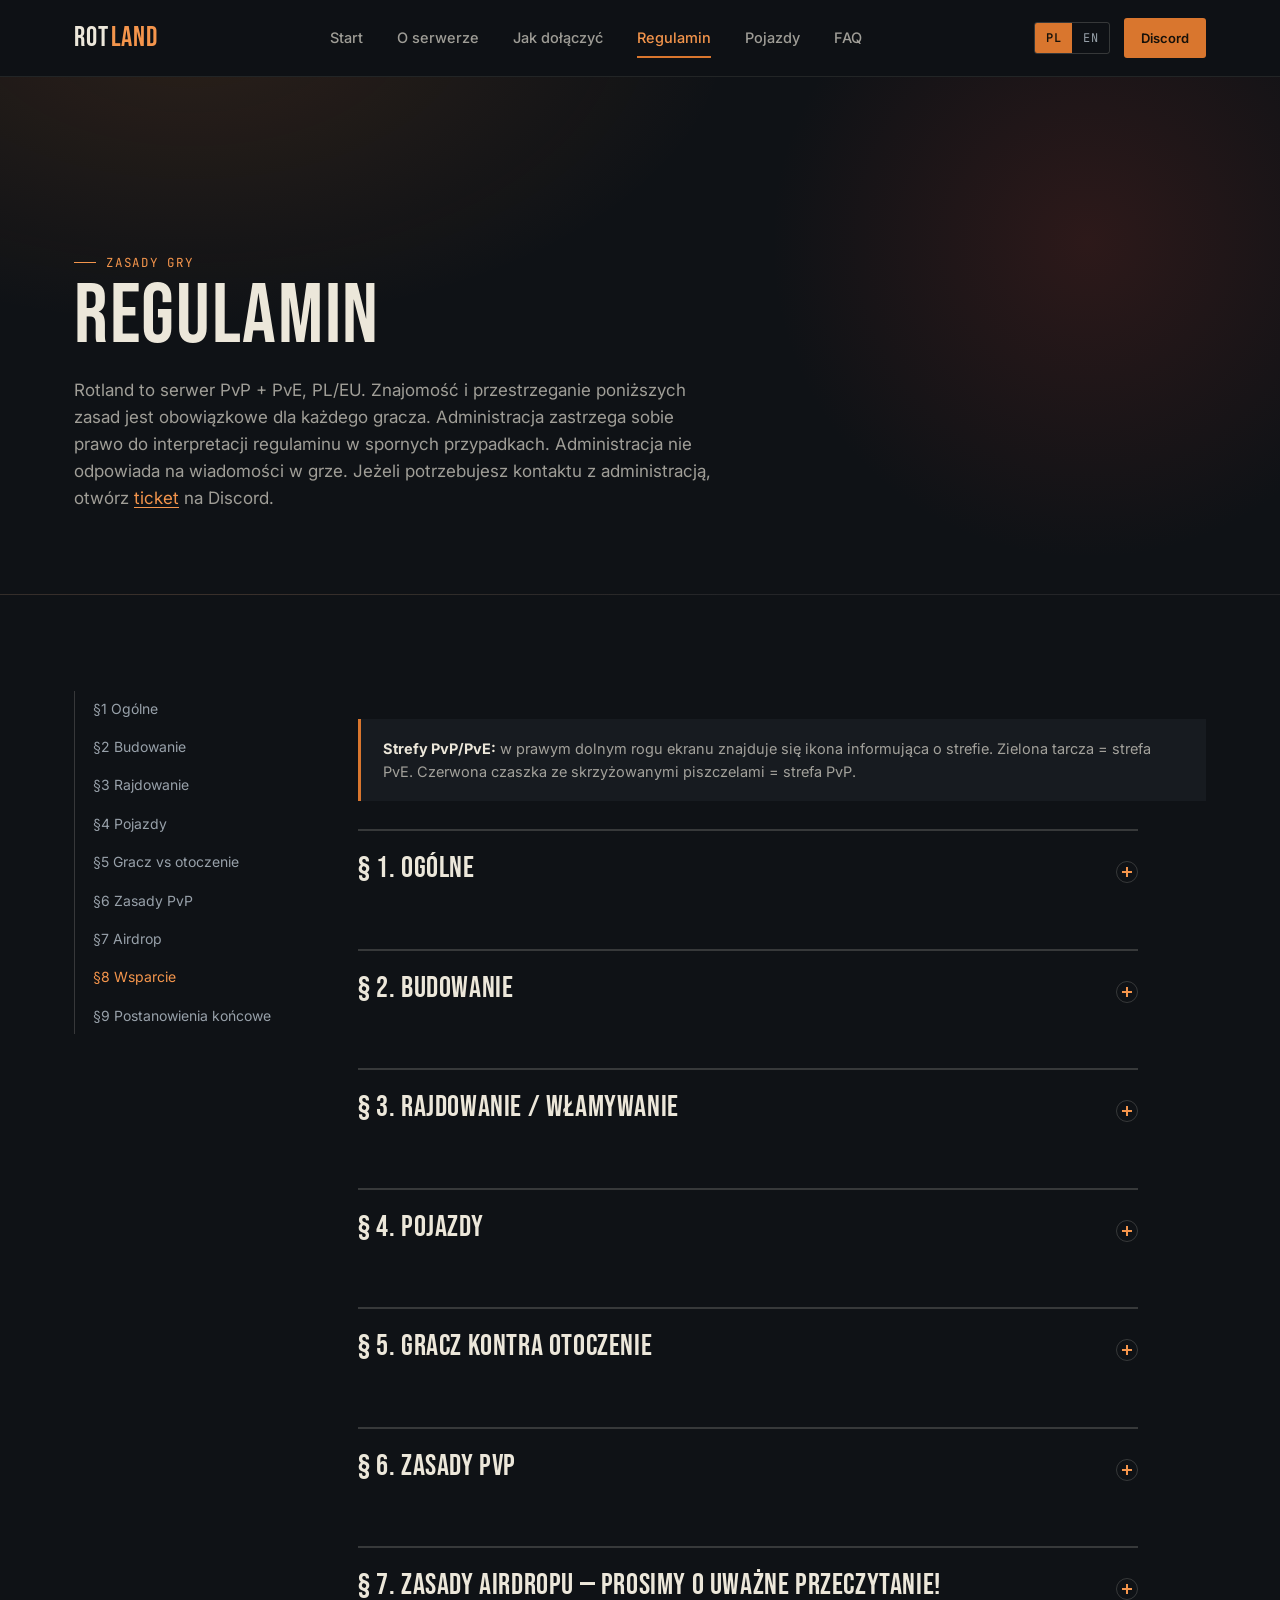
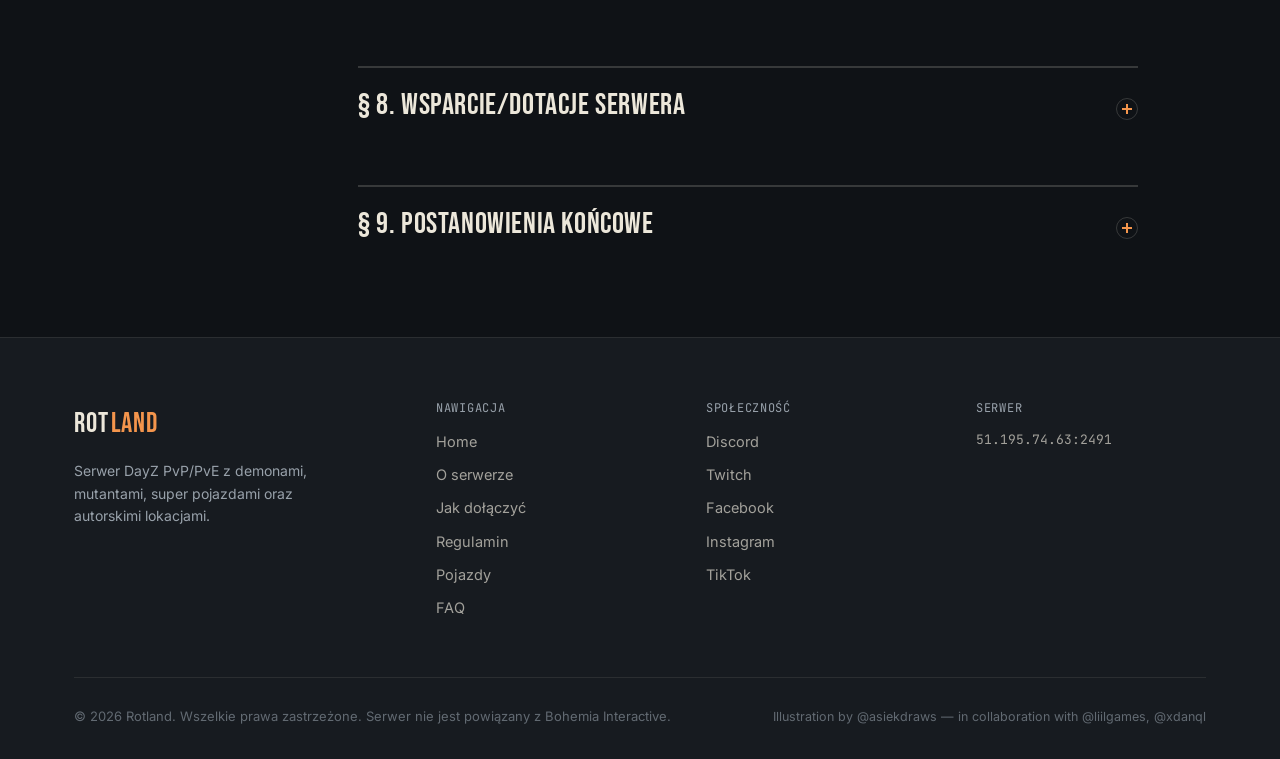
<file: regulamin.html>
<!DOCTYPE html>
<html lang="pl" data-title-pl="Regulamin | Rotland" data-title-en="Rules | Rotland">
<head>
<meta charset="UTF-8">
<meta name="viewport" content="width=device-width, initial-scale=1.0">
<title>Regulamin | Rotland</title>
<meta name="description" content="Regulamin serwera Rotland — zasady gry, budowania baz, PvP i konsekwencje ich łamania.">
<link rel="preconnect" href="https://fonts.googleapis.com">
<link rel="stylesheet" href="assets/css/style.css">
</head>
<body>

<header class="site-header">
  <div class="wrap">
    <a href="index.html" class="logo">ROT<span>LAND</span></a>

    <nav class="main-nav" id="main-nav">
      <a href="index.html" data-lang="pl">Start</a>
      <a href="index.html" data-lang="en" hidden>Home</a>
      <a href="o-serwerze.html" data-lang="pl">O serwerze</a>
      <a href="o-serwerze.html" data-lang="en" hidden>About</a>
      <a href="jak-dolaczyc.html" data-lang="pl">Jak dołączyć</a>
      <a href="jak-dolaczyc.html" data-lang="en" hidden>How to join</a>
      <a href="regulamin.html" class="active" data-lang="pl">Regulamin</a>
      <a href="regulamin.html" class="active" data-lang="en" hidden>Rules</a>
      <a href="pojazdy.html" data-lang="pl">Pojazdy</a>
      <a href="pojazdy.html" data-lang="en" hidden>Vehicles</a>

      <a href="faq.html" data-lang="pl">FAQ</a>
      <a href="faq.html" data-lang="en" hidden>FAQ</a>

      <div class="lang-switch lang-switch-mobile">
        <button type="button" data-set-lang="pl">PL</button>
        <button type="button" data-set-lang="en">EN</button>
      </div>
    </nav>

    <div class="header-actions">
      <div class="lang-switch">
        <button type="button" data-set-lang="pl">PL</button>
        <button type="button" data-set-lang="en">EN</button>
      </div>
      <a href="https://discord.gg/9V34hJrTmx" target="_blank" rel="noopener noreferrer" class="btn btn-ember btn-sm" data-lang="pl">Discord</a>
      <a href="https://discord.gg/9V34hJrTmx" target="_blank" rel="noopener noreferrer" class="btn btn-ember btn-sm" data-lang="en" hidden>Discord</a>
      <button class="nav-toggle" aria-label="Menu" aria-expanded="false">
        <svg viewBox="0 0 24 24" fill="none" stroke="currentColor" stroke-width="2"><line x1="3" y1="6" x2="21" y2="6"/><line x1="3" y1="12" x2="21" y2="12"/><line x1="3" y1="18" x2="21" y2="18"/></svg>
      </button>
    </div>
  </div>
</header>

<main>

  <section class="page-hero">
    <div class="wrap">
      <span class="eyebrow" data-lang="pl">ZASADY GRY</span>
      <span class="eyebrow" data-lang="en" hidden>SERVER RULES</span>
      <h1 data-lang="pl">Regulamin</h1>
      <h1 data-lang="en" hidden>Rules</h1>
      <p class="lede" data-lang="pl">Rotland to serwer PvP + PvE, PL/EU. Znajomość i przestrzeganie poniższych zasad jest obowiązkowe dla każdego gracza. Administracja zastrzega sobie prawo do interpretacji regulaminu w spornych przypadkach. Administracja nie odpowiada na wiadomości w grze. Jeżeli potrzebujesz kontaktu z administracją, otwórz <a href="https://discord.com/channels/1318216504273272862/1396877460024328214" target="_blank" rel="noopener noreferrer">ticket</a> na Discord.</p>
      <p class="lede" data-lang="en" hidden>Rotland is a PvP + PvE server, PL/EU. Knowing and following the rules below is mandatory for every player. Admins reserve the right to interpret the rules in disputed cases. The administration does not respond to in-game messages. If you need to contact the administration, open a <a href="https://discord.com/channels/1318216504273272862/1396877460024328214" target="_blank" rel="noopener noreferrer">ticket</a> on Discord.</p>
    </div>
  </section>

  <section>
    <div class="wrap with-sidebar">
      <nav class="side-nav">
        <a href="#ogolne" data-lang="pl">§1 Ogólne</a>
        <a href="#ogolne" data-lang="en" hidden>§1 General</a>
        <a href="#budowanie" data-lang="pl">§2 Budowanie</a>
        <a href="#budowanie" data-lang="en" hidden>§2 Building</a>
        <a href="#rajdowanie" data-lang="pl">§3 Rajdowanie</a>
        <a href="#rajdowanie" data-lang="en" hidden>§3 Raiding</a>
        <a href="#pojazdy" data-lang="pl">§4 Pojazdy</a>
        <a href="#pojazdy" data-lang="en" hidden>§4 Vehicles</a>
        <a href="#otoczenie" data-lang="pl">§5 Gracz vs otoczenie</a>
        <a href="#otoczenie" data-lang="en" hidden>§5 Player vs Environment</a>
        <a href="#pvp" data-lang="pl">§6 Zasady PvP</a>
        <a href="#pvp" data-lang="en" hidden>§6 PvP Rules</a>
        <a href="#airdrop" data-lang="pl">§7 Airdrop</a>
        <a href="#airdrop" data-lang="en" hidden>§7 Airdrops</a>
        <a href="#wsparcie" data-lang="pl">§8 Wsparcie</a>
        <a href="#wsparcie" data-lang="en" hidden>§8 Support</a>
        <a href="#koncowe" data-lang="pl">§9 Postanowienia końcowe</a>
        <a href="#koncowe" data-lang="en" hidden>§9 Final provisions</a>
      </nav>

      <div>
        <div class="notice" data-lang="pl"><b>Strefy PvP/PvE:</b> w prawym dolnym rogu ekranu znajduje się ikona informująca o strefie. Zielona tarcza = strefa PvE. Czerwona czaszka ze skrzyżowanymi piszczelami = strefa PvP.</div>
        <div class="notice" data-lang="en" hidden><b>PvP/PvE zones:</b> a zone indicator is displayed in the bottom-right corner of the screen. Green shield = PvE zone. Red skull and crossbones = PvP zone.</div>

        <details class="content-block rules-section" id="ogolne">
          <summary>
            <h2 data-lang="pl">§ 1. Ogólne</h2>
            <h2 data-lang="en" hidden>§ 1. General Rules</h2>
            <span class="faq-icon"></span>
          </summary>
          <div class="rules-body">
          <ul>
            <li data-lang="pl">1.1 Na serwerze obowiązuje regulamin Twitcha.</li>
            <li data-lang="en" hidden>1.1 Twitch Terms of Service apply on the server.</li>

            <li data-lang="pl">1.2 Jakiekolwiek przejawy zachowań faszystowskich, rasistowskich, seksistowskich — nie będą tolerowane.</li>
            <li data-lang="en" hidden>1.2 Any form of fascist, racist, or sexist behavior will not be tolerated.</li>

            <li data-lang="pl">1.3 Używanie jakichkolwiek skryptów, exploitów, oszustw, dupowanie oraz loot cycling jest surowo zabronione.</li>
            <li data-lang="en" hidden>1.3 The use of any scripts, exploits, cheats, item duplication, and loot cycling is strictly prohibited.</li>

            <li data-lang="pl">1.4 Zabronione są nazwy postaci o charakterze faszystowskim, rasistowskim, seksistowskim, wulgarnym oraz „Survivor”.</li>
            <li data-lang="en" hidden>1.4 Character names containing fascist, racist, sexist, vulgar content, or the name "Survivor" are prohibited.</li>

            <li data-lang="pl">1.5 Zakaz stream-snipingu.</li>
            <li data-lang="en" hidden>1.5 Stream sniping is prohibited.</li>

            <li data-lang="pl">1.6 Zakazuje się zmieniania nicku postaci na serwerze (wyjątkiem jest zmiana nicku z „Survivor” na inny).</li>
            <li data-lang="en" hidden>1.6 Changing your character's nickname on the server is prohibited (exception: changing the default name "Survivor" to another name).</li>

            <li data-lang="pl">1.7 Brak obrażeń w strefie PvE.</li>
            <li data-lang="en" hidden>1.7 No damage can be dealt in PvE zones.</li>

            <li data-lang="pl">1.8 Niestosowanie się do zasad serwera będzie niosło za sobą konsekwencje.</li>
            <li data-lang="en" hidden>1.8 Failure to follow server rules will result in consequences.</li>

            <li data-lang="pl">1.9 Na serwerze istnieją strefy PvP/PvE — patrz informacja o kolorach ikon powyżej.</li>
            <li data-lang="en" hidden>1.9 The server contains both PvP and PvE zones — see the icon legend above.</li>

            <li data-lang="pl">1.10 Zakaz prowokowania do kłótni.</li>
            <li data-lang="en" hidden>1.10 Provoking arguments is prohibited.</li>

          </ul>
          </div>
        </details>

        <details class="content-block rules-section" id="budowanie">
          <summary>
            <h2 data-lang="pl">§ 2. Budowanie</h2>
            <h2 data-lang="en" hidden>§ 2. Building</h2>
            <span class="faq-icon"></span>
          </summary>
          <div class="rules-body">
          <ul>
            <li data-lang="pl">2.1 Zakaz budowania w budynkach: straż pożarna, szpital, posterunek policji, zamki, sklepy, oilrigi oraz budynki i konstrukcje militarne.</li>
            <li data-lang="en" hidden>2.1 Building is prohibited inside: fire stations, hospitals, police stations, castles, stores, oil rigs, military buildings and military structures.</li>

            <li data-lang="pl">
              2.2 Zakaz budowania baz przy głównej drodze <button type="button" class="map-toggle" aria-expanded="false">(oznaczonej na mapie jasno zielonym kolorem)</button>. Baza powinna być oddalona od głównej drogi przynajmniej 200 metrów.
              <figure class="map-figure" hidden>
                <a href="assets/img/mapa-glowna-droga.webp" target="_blank" rel="noopener noreferrer"><img src="assets/img/mapa-glowna-droga.webp" alt="Mapa serwera z główną drogą zaznaczoną jasno zielonym kolorem" width="1999" height="2000" loading="lazy" decoding="async"></a>
                <figcaption>Mapa serwera — główna droga zaznaczona jasno zielonym kolorem. Kliknij mapę, aby otworzyć ją w pełnym rozmiarze.</figcaption>
              </figure>
            </li>
            <li data-lang="en" hidden>
              2.2 Building bases near the main road <button type="button" class="map-toggle" aria-expanded="false">(marked on the map in bright green)</button> is prohibited. Bases must be located at least 200 meters away from the main road.
              <figure class="map-figure" hidden>
                <a href="assets/img/mapa-glowna-droga.webp" target="_blank" rel="noopener noreferrer"><img src="assets/img/mapa-glowna-droga.webp" alt="Server map with the main road marked in bright green" width="1999" height="2000" loading="lazy" decoding="async"></a>
                <figcaption>Server map — the main road is marked in bright green. Click the map to open it in full size.</figcaption>
              </figure>
            </li>

            <li data-lang="pl">2.3 Odległość pomiędzy bazami powinna wynosić min. 300 metrów.</li>
            <li data-lang="en" hidden>2.3 The minimum distance between bases must be 300 meters.</li>

            <li data-lang="pl">2.4 Zakaz zabudowywania miejsc, np.: Airdropów, studni, lokalizacji fabularnych oraz spawnu helicrashy.</li>
            <li data-lang="en" hidden>2.4 Blocking or building over locations such as Airdrops, wells, story locations, or helicopter crash spawn points is prohibited.</li>

            <li data-lang="pl">2.5 Zakaz blokowania dróg. Dozwolonym jest budowanie na końcu ślepej drogi.</li>
            <li data-lang="en" hidden>2.5 Blocking roads is prohibited. Building at the end of a dead-end road is allowed.</li>

            <li data-lang="pl">2.6 Limity wielkości bazy są dostępne poprzez kliknięcie „F” na flagpoolu. Terytorium ma promień 50 metrów od flagi.</li>
            <li data-lang="en" hidden>2.6 Base size limits can be viewed by pressing "F" on the flagpole. The territory radius is 50 meters from the flag.</li>

            <li data-lang="pl">2.7 Zakazuje się budowania bazy bliżej niż 1000 metrów od Safe Zonu oraz 500 metrów od traderów BM i Drug.</li>
            <li data-lang="en" hidden>2.7 Building a base closer than 1000 meters from the Safe Zone, or 500 meters from the BM and Drug traders, is prohibited.</li>

            <li data-lang="pl">2.8 Gracz może być przypisany tylko do jednej flagi.</li>
            <li data-lang="en" hidden>2.8 A player may belong to only one flag territory.</li>

            <li data-lang="pl">2.9 Znajomość kodu do bazy = przynależność do bazy.</li>
            <li data-lang="en" hidden>2.9 Knowing a base code = being considered a member of that base.</li>

            <li data-lang="pl">
              2.10 Baza nie może lewitować — musi być przymocowana do ziemi/skał. Oraz musi być zgodna z prawami fizyki.
              <ul>
                <li>a) maksymalna wysokość bazy to 5 paneli</li>
                <li>b) wykorzystując istniejący konstrukt na mapie maksymalnie można postawić na nim 1 panel wysokości</li>
                <li>c) budując 1 panel wysokości na istniejącym konstrukcie, maksymalna wysokość bazy to 4 panele</li>
                <li>d) maksymalnie 1 panel może wystawać poza obrys bazy, dalsze panele muszą być podparte</li>
              </ul>
            </li>
            <li data-lang="en" hidden>
              2.10 Bases may not float — they must be attached to the ground or rocks, and must obey the laws of physics.
              <ul>
                <li>a) the maximum base height is 5 panels</li>
                <li>b) when using an existing structure on the map, you may build at most 1 panel of height on top of it</li>
                <li>c) when building 1 panel of height on an existing structure, the maximum base height is 4 panels</li>
                <li>d) at most 1 panel may extend beyond the base outline; any further panels must be supported</li>
              </ul>
            </li>

            <li data-lang="pl">2.11 Na mapie są ustawione No Build Zone obejmujące bazy militarne i ich okolice.</li>
            <li data-lang="en" hidden>2.11 The map contains No Build Zones covering military bases and their surrounding areas.</li>

            <li data-lang="pl">2.12 Jeżeli nie jesteś pewien czy w danym miejscu możesz budować bazę, proszę zrób ticket.</li>
            <li data-lang="en" hidden>2.12 If you are not sure whether you can build a base in a given location, please open a ticket.</li>

          </ul>
          </div>
        </details>

        <details class="content-block rules-section" id="rajdowanie">
          <summary>
            <h2 data-lang="pl">§ 3. Rajdowanie / włamywanie</h2>
            <h2 data-lang="en" hidden>§ 3. Raiding / Breaking Into Bases</h2>
            <span class="faq-icon"></span>
          </summary>
          <div class="rules-body">
          <ul>
            <li data-lang="pl">3.1 Rajdy są niedozwolone na całej mapie. Rajd — zniszczenie elementu konstrukcji bazy.</li>
            <li data-lang="en" hidden>3.1 Raiding is prohibited across the entire map. A raid is defined as the destruction of any part of a base structure.</li>

            <li data-lang="pl">3.2 Baza nieodpowiednio zabezpieczona (np. otwarte okna, dziury, przez które można się przedostać) jest uznawana za ogólnodostępną. Znajdujące się w niej przedmioty nie są chronione — ich zlootowanie nie będzie traktowane jako złamanie zasad. Gracz odpowiada za zabezpieczenie własnej bazy.</li>
            <li data-lang="en" hidden>3.2 A base that is not properly secured (e.g. open windows, holes, or other openings that allow entry) is considered publicly accessible. Items inside such a base are not protected, and looting them will not be considered a rule violation. Players are responsible for securing their own bases.</li>

            <li data-lang="pl">3.3 Zakaz zgadywania kodu do cudzych baz.</li>
            <li data-lang="en" hidden>3.3 Guessing another player's base code is prohibited.</li>

            <li data-lang="pl">3.4 Widząc niezabezpieczoną bazę oraz jej właściciela, zakazuje się wchodzenia do bazy, sprawdzania skrzynek i innych akcji. Właściciel bazy ma możliwość zgłoszenia niechcianego gościa, co będzie mogło skutkować karą nałożoną przez administrację.</li>
            <li data-lang="en" hidden>3.4 If you encounter an unsecured base and its owner is present, entering the base, checking containers, or performing any other actions inside is prohibited. The base owner may report the unwanted visitor, which may result in a penalty imposed by the administration.</li>

            <li data-lang="pl">3.5 Zakazuje się używania pojazdów, ognisk bądź innych mechanik do boostowania się w celu przeskoczenia przez ogrodzenie.</li>
            <li data-lang="en" hidden>3.5 Using vehicles, campfires, or any other mechanics to boost yourself over a base wall or fence is prohibited.</li>

            <li data-lang="pl">3.6 Użycie konstruktów vanilla z mapy (budynki, szopy, silosy i inne statyczne elementy mapy) w celu przeskoczenia nad ogrodzeniem bazy jest dozwolone. Właściciel bazy jest odpowiedzialny za odpowiednie zabezpieczenie swej bazy.</li>
            <li data-lang="en" hidden>3.6 Using vanilla map structures (buildings, sheds, silos, and other static map objects) to jump over a base fence is allowed. The base owner is responsible for securing their base appropriately.</li>

            <li data-lang="pl">
              3.7 Każdorazowe wejście oraz wyjście do cudzej bazy musi być nagrane. Nagranie należy przechowywać 3 dni.
              <ul>
                <li>Brak nagrania = złamanie regulaminu, co będzie skutkować nałożeniem kary.</li>
                <li>Gracz, który został okradziony, po stwierdzeniu nielegalności włamania otrzymuje możliwość wejścia do bazy złodziejaszka.</li>
              </ul>
            </li>
            <li data-lang="en" hidden>
              3.7 Every entry into and exit from another player's base must be recorded. The recording must be kept for 3 days.
              <ul>
                <li>Failure to provide a recording = rule violation and may result in a penalty.</li>
                <li>If a break-in is determined to be illegal, the player who was robbed will be granted access to the thief's base.</li>
              </ul>
            </li>

            <li data-lang="pl">3.8 Zakazuje się dokonywania samobójstwa na terenie cudzej bazy. Gracz wchodzący do czyjejś bazy musi ją opuścić na nogach.</li>
            <li data-lang="en" hidden>3.8 Committing suicide inside another player's base is prohibited. A player entering someone else's base must leave it on foot.</li>

          </ul>
          </div>
        </details>

        <details class="content-block rules-section" id="pojazdy">
          <summary>
            <h2 data-lang="pl">§ 4. Pojazdy</h2>
            <h2 data-lang="en" hidden>§ 4. Vehicles</h2>
            <span class="faq-icon"></span>
          </summary>
          <div class="rules-body">
          <ul>
            <li data-lang="pl">
              4.1 Do każdej bazy można przypisać maksymalnie 2 pojazdy. Tylko one mogą znajdować się pod bazą.
              <ul>
                <li>Nadmiarowe pojazdy będą losowo usuwane.</li>
                <li>Goście mogą zatrzymać się pod bazą jedynie na czas wspólnej gry.</li>
              </ul>
            </li>
            <li data-lang="en" hidden>
              4.1 A maximum of 2 vehicles may be assigned to each base. Only these vehicles may be parked at the base.
              <ul>
                <li>Excess vehicles will be removed at random.</li>
                <li>Visitors may park at a base only for the duration of playing together.</li>
              </ul>
            </li>

            <li data-lang="pl">4.2 Zaleca się nie pozostawiać pojazdów na terenie Safe Zonu. Pojazdy pozostawione na Safe Zone zostają przeniesione przez serwer automatycznie na teren złomowiska.</li>
            <li data-lang="en" hidden>4.2 It is recommended not to leave vehicles in the Safe Zone. Vehicles left in the Safe Zone are automatically moved by the server to the scrapyard.</li>

            <li data-lang="pl">4.3 Zabezpiecz swoje pojazdy i przechowuj przedmioty w odpowiedni sposób — niezabezpieczona własność jest Twoją odpowiedzialnością.</li>
            <li data-lang="en" hidden>4.3 Secure your vehicles and store your belongings properly. Unsecured property is your own responsibility.</li>

            <li data-lang="pl">
              4.4 Zakazuje się kluczenia niekompletnych (nie jeżdżących) pojazdów vanilla na mapie w celu rezerwacji.
              <ul>
                <li>Znajdujesz auto, kompletujesz je, używasz bądź sprzedajesz.</li>
                <li>Nie można rezerwować pojazdów i zostawić ich na później.</li>
              </ul>
            </li>
            <li data-lang="en" hidden>
              4.4 Locking incomplete (non-drivable) vanilla vehicles on the map in order to reserve them is prohibited.
              <ul>
                <li>If you find a vehicle, complete it, use it, or sell it.</li>
                <li>Vehicles may not be reserved and left for later.</li>
              </ul>
            </li>

            <li data-lang="pl">4.5 Zakazuje się niszczenia pojazdów w strefie PvE.</li>
            <li data-lang="en" hidden>4.5 Destroying vehicles in PvE zones is prohibited.</li>

            <li data-lang="pl">4.6 Pojazd nieużywany przez 5 dni zostaje usunięty przez serwer. Administracja nie zwraca pojazdu oraz lootu w chwili jego usunięcia.</li>
            <li data-lang="en" hidden>4.6 A vehicle that has not been used for 5 days will be removed by the server. The administration will not restore the vehicle or any loot contained within it once it has been removed.</li>

            <li data-lang="pl">4.7 Pozostawienie pojazdu niezamkniętego w terenie PvE/PvP może skutkować jego kradzieżą. Patrz punkt 4.3.</li>
            <li data-lang="en" hidden>4.7 Leaving a vehicle unlocked in PvE or PvP areas may result in it being stolen. See rule 4.3.</li>

            <li data-lang="pl">
              4.8 Zabrania się niszczenia zakluczonych pojazdów w PvP. Posiadając klucz własnościowy pojazdu, możesz dokonać jego zniszczenia bądź sprzedaży.
              <ul>
                <li>Niszczenie pojazdu musi być nagrane — na nagraniu musi być widoczna akcja otwierania/zamykania pojazdu za pomocą klucza. Nagranie należy przechowywać 3 dni.</li>
              </ul>
            </li>
            <li data-lang="en" hidden>
              4.8 Destroying locked vehicles in PvP is prohibited. If you possess the vehicle ownership key, you may destroy or sell the vehicle.
              <ul>
                <li>Vehicle destruction must be recorded. The recording must clearly show the vehicle being unlocked/locked using the ownership key and must be kept for 3 days.</li>
              </ul>
            </li>

          </ul>
          </div>
        </details>

        <details class="content-block rules-section" id="otoczenie">
          <summary>
            <h2 data-lang="pl">§ 5. Gracz kontra otoczenie</h2>
            <h2 data-lang="en" hidden>§ 5. Player vs Environment</h2>
            <span class="faq-icon"></span>
          </summary>
          <div class="rules-body">
          <ul>
            <li data-lang="pl">
              5.1 Zakaz kradzieży na Safe Zonie w obecności właściciela.
              <ul>
                <li>Złamanie tego punktu będzie surowo karane przez administrację.</li>
              </ul>
            </li>
            <li data-lang="en" hidden>
              5.1 Stealing in the Safe Zone while the owner is present is prohibited.
              <ul>
                <li>Violation of this rule will be severely punished by the administration.</li>
              </ul>
            </li>

            <li data-lang="pl">5.2 Zakazuje się wylogowywania na Black Markecie, Bunkrach, Drug Dealerze, Customowych lokalizacjach oraz loot romach.</li>
            <li data-lang="en" hidden>5.2 Logging out at the Black Market, Bunkers, Drug Dealer, custom locations, and loot rooms is prohibited.</li>

            <li data-lang="pl">5.3 Przedmiot wyrzucony na ziemię na terenie Safe Zone Rustfall znika po 30 minutach.</li>
            <li data-lang="en" hidden>5.3 Any item dropped on the ground in the Rustfall Safe Zone disappears after 30 minutes.</li>

            <li data-lang="pl">
              5.4 Zakaz otwierania pojazdu innego gracza przy jego obecności na Safe Zonie oraz terenie PvE.
              <ul>
                <li>Zakazuje się zaglądania komuś w auto oraz wskakiwania na nie czy wsiadania do niego bez zezwolenia właściciela na terenie Safe Zone oraz PvE.</li>
              </ul>
            </li>
            <li data-lang="en" hidden>
              5.4 Opening another player's vehicle while the owner is present in the Safe Zone or in PvE areas is prohibited.
              <ul>
                <li>Looking inside another player's vehicle, jumping on it, or getting into it without the owner's permission is prohibited in the Safe Zone and PvE areas.</li>
              </ul>
            </li>

            <li data-lang="pl">5.5 Limit graczy w party to 6 osób. Party to nie to samo co terytorium — do terytorium może przynależeć również do 6 osób.</li>
            <li data-lang="en" hidden>5.5 The party limit is 6 players. A party is not the same as a territory; a territory may also have up to 6 members.</li>

          </ul>
          </div>
        </details>

        <details class="content-block rules-section" id="pvp">
          <summary>
            <h2 data-lang="pl">§ 6. Zasady PvP</h2>
            <h2 data-lang="en" hidden>§ 6. PvP Rules</h2>
            <span class="faq-icon"></span>
          </summary>
          <div class="rules-body">
          <ul>
            <li data-lang="pl">6.1 Zakaz ataków poza strefami PvP.</li>
            <li data-lang="en" hidden>6.1 Attacking outside PvP zones is prohibited.</li>

            <li data-lang="pl">6.2 Zakaz ujawniania pozycji innych graczy.</li>
            <li data-lang="en" hidden>6.2 Revealing other players' positions is prohibited.</li>

            <li data-lang="pl">
              6.3 Zachowanie w strefach PvP:
              <ul>
                <li>Zakaz obozowania w pobliżu granic PvP/PvE.</li>
                <li>Zakaz monitorowania ze stref PvE (lornetki, lunety, pojazdy).</li>
                <li>Zakaz wabienia graczy i manipulowania granicami PvE/PvP.</li>
                <li>Zakaz wylogowywania się ze stref PvP w celu uniknięcia walki z innym graczem.</li>
              </ul>
            </li>
            <li data-lang="en" hidden>
              6.3 Behavior in PvP zones:
              <ul>
                <li>Camping near PvP/PvE borders is prohibited.</li>
                <li>Monitoring from PvE zones is prohibited, including binoculars, scopes, and vehicles.</li>
                <li>Luring players and manipulating PvE/PvP borders is prohibited.</li>
                <li>Logging out from PvP zones to avoid combat with another player is prohibited.</li>
              </ul>
            </li>

          </ul>
          </div>
        </details>

        <details class="content-block rules-section" id="airdrop">
          <summary>
            <h2 data-lang="pl">§ 7. Zasady Airdropu — prosimy o uważne przeczytanie!</h2>
            <h2 data-lang="en" hidden>§ 7. Airdrop Rules — please read carefully!</h2>
            <span class="faq-icon"></span>
          </summary>
          <div class="rules-body">
          <ul>
            <li data-lang="pl">
              7.1 Odbieranie w PvE:
              <ul>
                <li>Możesz odebrać zrzut/KOTH w PvE tylko wtedy, gdy najpierw zastrzelisz zombie lub zwierzę.</li>
                <li>Musisz oczyścić obszar z zombie i zwierząt przed opuszczeniem go.</li>
                <li>Dzięki temu nie pozostaną niepotrzebne miejsca odrodzenia.</li>
              </ul>
            </li>
            <li data-lang="en" hidden>
              7.1 Claiming in PvE:
              <ul>
                <li>You may claim an Airdrop/KOTH in PvE only if you first shoot a zombie or an animal.</li>
                <li>You must clear the area of zombies and animals before leaving.</li>
                <li>This prevents unnecessary spawn points from remaining.</li>
              </ul>
            </li>

            <li data-lang="pl">
              7.2 Zakazuje się kradzieży Airdropów w strefie PvE.
              <ul>
                <li>Pierwsza osoba, która dotrze na Airdrop w strefie PvE, jest jedyną osobą, która może podjąć loot.</li>
              </ul>
            </li>
            <li data-lang="en" hidden>
              7.2 Stealing Airdrops in PvE zones is prohibited.
              <ul>
                <li>The first person to reach an Airdrop in a PvE zone is the only person allowed to claim the loot.</li>
              </ul>
            </li>

          </ul>
          </div>
        </details>

        <details class="content-block rules-section" id="wsparcie">
          <summary>
            <h2 data-lang="pl">§ 8. Wsparcie/Dotacje serwera</h2>
            <h2 data-lang="en" hidden>§ 8. Server Support / Donations</h2>
            <span class="faq-icon"></span>
          </summary>
          <div class="rules-body">
          <ul>
            <li data-lang="pl">8.1 Wsparcie serwera jest dobrowolne i nie niesie ze sobą żadnych korzyści fizycznych w grze.</li>
            <li data-lang="en" hidden>8.1 Supporting the server is voluntary and does not provide any physical in-game benefits.</li>

            <li data-lang="pl">8.2 Osoby wspierające otrzymują rangę na serwerze Discord oraz mogą otrzymać kolor tagu grupy w grze. Kolor tagu grupy jest sezonowy.</li>
            <li data-lang="en" hidden>8.2 Supporters receive a rank on the Discord server and may receive a group tag color in the game. The group tag color is seasonal.</li>

          </ul>
          </div>
        </details>

        <details class="content-block rules-section" id="koncowe">
          <summary>
            <h2 data-lang="pl">§ 9. Postanowienia końcowe</h2>
            <h2 data-lang="en" hidden>§ 9. Final Provisions</h2>
            <span class="faq-icon"></span>
          </summary>
          <div class="rules-body">
          <ul>
            <li data-lang="pl">9.1 Każda zaistniała sytuacja jest rozpatrywana indywidualnie.</li>
            <li data-lang="en" hidden>9.1 Every situation is reviewed individually.</li>

            <li data-lang="pl">9.2 Administracja nie ponosi odpowiedzialności za pojazd usunięty przez serwer.</li>
            <li data-lang="en" hidden>9.2 The administration is not responsible for vehicles removed by the server.</li>

            <li data-lang="pl">9.3 Jeżeli coś znikło z powodu błędu gry bądź moda, administracja nie zwraca utraconych przedmiotów.</li>
            <li data-lang="en" hidden>9.3 If something disappears due to a game or mod bug, the administration will not restore lost items.</li>

            <li data-lang="pl">9.4 Administracja nie zwraca utraconych pojazdów w wyniku wystąpienia lagów podczas gry.</li>
            <li data-lang="en" hidden>9.4 The administration will not restore vehicles lost due to lag during gameplay.</li>

            <li data-lang="pl">9.5 Od każdej decyzji administracji gracz ma prawo się odwołać.</li>
            <li data-lang="en" hidden>9.5 Every player has the right to appeal any decision made by the administration.</li>

            <li data-lang="pl">9.6 Administracja ma możliwość w każdej chwili wezwać gracza na kanał głosowy Discord.</li>
            <li data-lang="en" hidden>9.6 The administration may call a player to a Discord voice channel at any time.</li>

            <li data-lang="pl">9.7 Administracja do każdej sytuacji podchodzi indywidualnie.</li>
            <li data-lang="en" hidden>9.7 The administration approaches every situation individually.</li>

          </ul>

          <div class="notice" data-lang="pl"><b>Pamiętaj:</b> jeśli nie zgadzasz się z zasadami i zdecydujesz się je złamać, zespół natychmiast podejmie odpowiednie kroki.</div>
          <div class="notice" data-lang="en" hidden><b>Remember:</b> if you do not agree with the rules and decide to break them, the team will take appropriate action immediately.</div>
          </div>
        </details>
      </div>
    </div>
  </section>

</main>

<footer class="site-footer">
  <div class="wrap">
    <div class="footer-top">
      <div class="footer-brand">
        <a href="index.html" class="logo">ROT<span>LAND</span></a>
        <p data-lang="pl">Serwer DayZ PvP/PvE z demonami, mutantami, super pojazdami oraz autorskimi lokacjami.</p>
        <p data-lang="en" hidden>A DayZ PvP/PvE server featuring demons, mutants, awesome vehicles and custom locations created by our team.</p>
      </div>
      <div class="footer-col">
        <h4 data-lang="pl">NAWIGACJA</h4>
        <h4 data-lang="en" hidden>NAVIGATION</h4>
        <a href="index.html" data-lang="pl">Home</a>
        <a href="index.html" data-lang="en" hidden>Home</a>
        <a href="o-serwerze.html" data-lang="pl">O serwerze</a>
        <a href="o-serwerze.html" data-lang="en" hidden>About</a>
        <a href="jak-dolaczyc.html" data-lang="pl">Jak dołączyć</a>
        <a href="jak-dolaczyc.html" data-lang="en" hidden>How to join</a>
        <a href="regulamin.html" data-lang="pl">Regulamin</a>
        <a href="regulamin.html" data-lang="en" hidden>Rules</a>
        <a href="pojazdy.html" data-lang="pl">Pojazdy</a>
        <a href="pojazdy.html" data-lang="en" hidden>Vehicles</a>
        <a href="faq.html" data-lang="pl">FAQ</a>
        <a href="faq.html" data-lang="en" hidden>FAQ</a>
      </div>
      <div class="footer-col">
        <h4 data-lang="pl">SPOŁECZNOŚĆ</h4>
        <h4 data-lang="en" hidden>COMMUNITY</h4>
        <a href="https://discord.gg/9V34hJrTmx" target="_blank" rel="noopener noreferrer">Discord</a>
        <a href="https://www.twitch.tv/liilgames" target="_blank" rel="noopener noreferrer">Twitch</a>
        <a href="https://www.facebook.com/profile.php?id=61590449618435" target="_blank" rel="noopener noreferrer">Facebook</a>
        <a href="https://www.instagram.com/liilgames/" target="_blank" rel="noopener noreferrer">Instagram</a>
        <a href="https://www.tiktok.com/@liilgames?lang=pl-PL" target="_blank" rel="noopener noreferrer">TikTok</a>
      </div>
      <div class="footer-col">
        <h4 data-lang="pl">SERWER</h4>
        <h4 data-lang="en" hidden>SERVER</h4>
        <p style="color:var(--bone-dim); font-family:var(--font-mono); font-size:13px;">51.195.74.63:2491</p>
      </div>
    </div>
    <div class="footer-bottom">
      <span data-lang="pl">© 2026 Rotland. Wszelkie prawa zastrzeżone. Serwer nie jest powiązany z Bohemia Interactive.</span>
      <span data-lang="en" hidden>© 2026 Rotland. All rights reserved. Not affiliated with Bohemia Interactive.</span>
      <span class="credit-line">Illustration by @asiekdraws — in collaboration with @liilgames, @xdanql</span>
    </div>
  </div>
</footer>

<script src="assets/js/main.js"></script>
</body>
</html>
</file>
<file: assets/css/style.css>
/* ==========================================================================
   ROTLAND — DayZ Server Site
   Tokeny, reset, typografia, komponenty, layout
   ========================================================================== */

@import url('https://fonts.googleapis.com/css2?family=Bebas+Neue&family=Inter:wght@400;500;600;700&family=JetBrains+Mono:wght@400;500;600&display=swap');

:root {
  /* Kolor — wyciągnięte z baneru Rotland (grafit nocy, żar demonicznych pęknięć, mgła) */
  --void:        #0f1216;
  --panel:       #171b20;
  --panel-2:     #1e242b;
  --line:        rgba(236, 231, 219, 0.09);
  --line-strong: rgba(236, 231, 219, 0.18);

  --ember:        #d9762e;
  --ember-bright: #f4954c;
  --ember-dim:    #8a4b23;
  --blood:        #7a2b23;
  --blood-bright: #a83b2c;

  --fog:      #98a1aa;
  --fog-dim:  #626a72;
  --bone:     #ece7da;
  --bone-dim: rgba(236, 231, 218, 0.66);

  --font-display: 'Bebas Neue', 'Arial Narrow', sans-serif;
  --font-body:    'Inter', system-ui, -apple-system, sans-serif;
  --font-mono:    'JetBrains Mono', 'Courier New', monospace;

  --radius: 3px;
  --container: 1180px;
}

* { box-sizing: border-box; }
html { scroll-behavior: smooth; }

@media (prefers-reduced-motion: reduce) {
  html { scroll-behavior: auto; }
  * { animation-duration: 0.001ms !important; animation-iteration-count: 1 !important; transition-duration: 0.001ms !important; }
}

body {
  margin: 0;
  background: var(--void);
  color: var(--bone);
  font-family: var(--font-body);
  font-size: 16px;
  line-height: 1.6;
  -webkit-font-smoothing: antialiased;
}

img { max-width: 100%; display: block; }

a { color: inherit; text-decoration: none; }

[hidden] { display: none !important; }

::selection { background: var(--ember-dim); color: var(--bone); }

:focus-visible {
  outline: 2px solid var(--ember-bright);
  outline-offset: 2px;
}

.wrap {
  max-width: var(--container);
  margin: 0 auto;
  padding: 0 24px;
}

h1, h2, h3, h4 {
  font-family: var(--font-display);
  font-weight: 400;
  letter-spacing: 0.02em;
  line-height: 1.05;
  margin: 0;
  color: var(--bone);
}

p { margin: 0 0 1em; max-width: 62ch; }
p:last-child { margin-bottom: 0; }

.eyebrow {
  display: inline-flex;
  align-items: center;
  gap: 10px;
  font-family: var(--font-mono);
  font-size: 12.5px;
  letter-spacing: 0.06em;
  color: var(--ember-bright);
}
.eyebrow::before {
  content: "";
  width: 22px;
  height: 1px;
  background: var(--ember-bright);
  display: inline-block;
}

/* ---------- Buttons ---------- */
.btn {
  display: inline-flex;
  align-items: center;
  gap: 8px;
  padding: 13px 24px;
  font-family: var(--font-body);
  font-weight: 600;
  font-size: 14.5px;
  border-radius: var(--radius);
  border: 1px solid transparent;
  cursor: pointer;
  transition: transform 0.15s ease, background 0.15s ease, border-color 0.15s ease;
  white-space: nowrap;
}
.btn:hover { transform: translateY(-1px); }
.btn-ember {
  background: var(--ember);
  color: #16110a;
}
.btn-ember:hover { background: var(--ember-bright); }
.btn-outline {
  background: transparent;
  border-color: var(--line-strong);
  color: var(--bone);
}
.btn-outline:hover { border-color: var(--ember); color: var(--ember-bright); }
.btn-sm { padding: 9px 16px; font-size: 13px; }

/* ---------- Header / Nav ---------- */
.site-header {
  position: sticky;
  top: 0;
  z-index: 100;
  background: rgba(15, 18, 22, 0.96);
  border-bottom: 1px solid var(--line);
}

@media (min-width: 721px) {
  .site-header {
    background: rgba(15, 18, 22, 0.86);
    backdrop-filter: blur(10px);
  }
}
.site-header .wrap {
  display: flex;
  align-items: center;
  justify-content: space-between;
  height: 76px;
}
.logo {
  font-family: var(--font-display);
  font-size: 28px;
  letter-spacing: 0.03em;
  display: flex;
  align-items: baseline;
  gap: 2px;
}
.logo span { color: var(--ember-bright); }

.main-nav {
  display: flex;
  align-items: center;
  gap: 34px;
}
.main-nav a {
  font-size: 14.5px;
  font-weight: 500;
  color: var(--bone-dim);
  position: relative;
  padding: 4px 0;
  transition: color 0.15s ease;
}
.main-nav a:hover { color: var(--bone); }
.main-nav a.active { color: var(--ember-bright); }
.main-nav a.active::after {
  content: "";
  position: absolute;
  left: 0; right: 0; bottom: -4px;
  height: 2px;
  background: var(--ember);
}

.header-actions {
  display: flex;
  align-items: center;
  gap: 14px;
}

.lang-switch {
  display: flex;
  border: 1px solid var(--line-strong);
  border-radius: var(--radius);
  overflow: hidden;
  font-family: var(--font-mono);
  font-size: 12px;
}
.lang-switch button {
  background: transparent;
  border: none;
  color: var(--fog);
  padding: 7px 11px;
  cursor: pointer;
  font-family: inherit;
  font-size: inherit;
  letter-spacing: 0.04em;
}
.lang-switch button.is-active {
  background: var(--ember);
  color: #16110a;
  font-weight: 600;
}

.nav-toggle {
  display: none;
  background: none;
  border: none;
  color: var(--bone);
  cursor: pointer;
  padding: 8px;
}
.nav-toggle svg { width: 24px; height: 24px; }

.lang-switch-mobile { display: none; }

/* ---------- Hero ---------- */
.hero {
  position: relative;
  min-height: 92vh;
  display: flex;
  align-items: flex-end;
  overflow: hidden;
  border-bottom: 1px solid var(--line);
}
.hero-media {
  position: absolute;
  inset: 0;
  z-index: 0;
}
.hero-media img {
  width: 100%;
  height: 100%;
  object-fit: cover;
  object-position: 50% 30%;
}
.hero-media::after {
  content: "";
  position: absolute;
  inset: 0;
  background:
    linear-gradient(180deg, rgba(15,18,22,0.15) 0%, rgba(15,18,22,0.35) 45%, var(--void) 96%),
    linear-gradient(90deg, rgba(15,18,22,0.55) 0%, rgba(15,18,22,0.05) 40%, rgba(15,18,22,0.05) 60%, rgba(15,18,22,0.55) 100%);
}
.hero-content {
  position: relative;
  z-index: 1;
  width: 100%;
  padding-bottom: 64px;
}
.hero-tag {
  font-family: var(--font-mono);
  font-size: 13px;
  letter-spacing: 0.08em;
  color: var(--ember-bright);
  margin-bottom: 18px;
  display: flex;
  align-items: center;
  gap: 10px;
}
.hero-tag .dot {
  width: 7px; height: 7px;
  border-radius: 50%;
  background: #4fae63;
  box-shadow: 0 0 8px #4fae63;
  transition: background 0.2s ease, box-shadow 0.2s ease;
}
.hero-tag .dot.is-offline {
  background: var(--blood-bright);
  box-shadow: 0 0 8px var(--blood-bright);
}
.hero-tag .dot.is-unknown {
  background: var(--fog-dim);
  box-shadow: none;
}
.hero h1 {
  font-size: clamp(64px, 11vw, 148px);
  color: var(--bone);
  text-shadow: 0 4px 40px rgba(0,0,0,0.6);
}
.hero .lede {
  max-width: 46ch;
  font-size: 18px;
  color: var(--bone-dim);
  margin: 22px 0 34px;
}
.hero-ctas {
  display: flex;
  flex-wrap: wrap;
  gap: 14px;
  margin-bottom: 40px;
}

.ip-box {
  display: inline-flex;
  align-items: center;
  gap: 16px;
  border: 1px solid var(--line-strong);
  background: rgba(23, 27, 32, 0.7);
  border-radius: var(--radius);
  padding: 14px 18px;
}
.ip-box .ip-label {
  font-family: var(--font-mono);
  font-size: 11.5px;
  color: var(--fog);
  letter-spacing: 0.06em;
  margin-bottom: 3px;
}
.ip-box .ip-value {
  font-family: var(--font-mono);
  font-size: 17px;
  color: var(--ember-bright);
  font-weight: 500;
}
.ip-copy {
  background: transparent;
  border: 1px solid var(--line-strong);
  color: var(--bone-dim);
  padding: 8px 14px;
  border-radius: var(--radius);
  cursor: pointer;
  font-family: var(--font-body);
  font-size: 13px;
  font-weight: 600;
  transition: border-color 0.15s ease, color 0.15s ease;
}
.ip-copy:hover { border-color: var(--ember); color: var(--ember-bright); }
.ip-copy.copied { border-color: #4fae63; color: #4fae63; }

/* ---------- Page hero (subpages) ---------- */
.page-hero {
  position: relative;
  padding: 168px 0 64px;
  border-bottom: 1px solid var(--line);
  background:
    radial-gradient(ellipse 900px 500px at 15% -10%, rgba(217,118,46,0.14), transparent 60%),
    var(--void);
  overflow: hidden;
}
.page-hero::before {
  content: "";
  position: absolute;
  top: -30%; right: -10%;
  width: 640px; height: 640px;
  background: radial-gradient(circle, rgba(122,43,35,0.28), transparent 70%);
  pointer-events: none;
}
.page-hero h1 {
  font-size: clamp(48px, 7vw, 84px);
  position: relative;
}
.page-hero .lede {
  max-width: 58ch;
  color: var(--bone-dim);
  font-size: 17px;
  margin-top: 16px;
  position: relative;
}

/* ---------- Sections ---------- */
section { padding: 96px 0; }
.section-head {
  max-width: 640px;
  margin-bottom: 52px;
}
.section-head h2 {
  font-size: clamp(36px, 5vw, 54px);
  margin-top: 14px;
}
.section-head p {
  color: var(--bone-dim);
  margin-top: 16px;
  font-size: 16px;
}

.section-alt { background: var(--panel); border-top: 1px solid var(--line); border-bottom: 1px solid var(--line); }

/* ---------- Feature grid ---------- */
.feature-grid {
  display: grid;
  grid-template-columns: repeat(4, 1fr);
  gap: 1px;
  background: var(--line);
  border: 1px solid var(--line);
}
.feature {
  background: var(--void);
  padding: 34px 28px;
  display: flex;
  flex-direction: column;
  gap: 14px;
}
.feature .glyph {
  width: 34px; height: 34px;
  color: var(--ember);
}
.feature .glyph svg { width: 100%; height: 100%; }
.feature h3 { font-size: 21px; letter-spacing: 0.01em; }
.feature p { color: var(--bone-dim); font-size: 14.5px; margin: 0; }

/* ---------- Lore split ---------- */
.split {
  display: grid;
  grid-template-columns: 1fr 1fr;
  gap: 64px;
  align-items: center;
}
.split-media {
  position: relative;
  border: 1px solid var(--line-strong);
  aspect-ratio: 4/3;
  overflow: hidden;
  background: var(--panel-2);
}
.split-media img { width: 100%; height: 100%; object-fit: cover; }
.split-media:not(.is-video)::after {
  content: "";
  position: absolute; inset: 0;
  background: linear-gradient(160deg, rgba(122,43,35,0.25), transparent 60%);
  mix-blend-mode: multiply;
}
.split-media.is-video {
  aspect-ratio: 16/9;
  background: #000;
}
.split-media.is-video iframe {
  position: absolute;
  inset: 0;
  width: 100%;
  height: 100%;
  border: 0;
  display: block;
}
.split-text .eyebrow { margin-bottom: 18px; }
.split-text h2 { font-size: clamp(32px, 4.5vw, 46px); margin-bottom: 20px; }
.split-text p { color: var(--bone-dim); }
.split-text .stat-row {
  display: flex;
  gap: 40px;
  margin-top: 32px;
  padding-top: 28px;
  border-top: 1px solid var(--line);
}
.stat-row .stat b {
  display: block;
  font-family: var(--font-display);
  font-size: 34px;
  color: var(--ember-bright);
  letter-spacing: 0.02em;
}
.stat-row .stat span {
  font-size: 13px;
  color: var(--fog);
}

/* ---------- Steps ---------- */
.steps {
  display: grid;
  grid-template-columns: repeat(3, 1fr);
  gap: 40px;
}
.step {
  position: relative;
  padding-top: 28px;
  border-top: 1px solid var(--line-strong);
}
.step .num {
  font-family: var(--font-mono);
  font-size: 13px;
  color: var(--ember);
  letter-spacing: 0.05em;
  margin-bottom: 14px;
  display: block;
}
.step h3 { font-size: 21px; margin-bottom: 10px; }
.step p { color: var(--bone-dim); font-size: 14.5px; }

/* ---------- Info stat strip ---------- */
.stat-strip {
  display: grid;
  grid-template-columns: repeat(5, 1fr);
  border: 1px solid var(--line);
  background: var(--panel);
}
.stat-strip .cell {
  padding: 24px 22px;
  border-left: 1px solid var(--line);
}
.stat-strip .cell:first-child { border-left: none; }
.stat-strip .cell .k {
  font-family: var(--font-mono);
  font-size: 11px;
  color: var(--fog);
  letter-spacing: 0.06em;
  margin-bottom: 8px;
}
.stat-strip .cell .v {
  font-family: var(--font-display);
  font-size: 24px;
  color: var(--bone);
  letter-spacing: 0.02em;
}

/* ---------- CTA banner ---------- */
.cta-banner {
  position: relative;
  padding: 80px 0;
  text-align: center;
  background:
    radial-gradient(ellipse 700px 320px at 50% 0%, rgba(217,118,46,0.16), transparent 65%),
    var(--panel);
  border-top: 1px solid var(--line);
  border-bottom: 1px solid var(--line);
}
.cta-banner h2 { font-size: clamp(34px, 5vw, 52px); margin-bottom: 18px; }
.cta-banner p { color: var(--bone-dim); margin: 0 auto 30px; }
.cta-banner .hero-ctas { justify-content: center; margin-bottom: 0; }

/* ---------- Content blocks (rules / about / join pages) ---------- */
.content-block { max-width: 780px; scroll-margin-top: 100px; }
.content-block + .content-block { margin-top: 64px; }
.content-block h2 {
  font-size: 30px;
  margin-bottom: 18px;
  padding-top: 22px;
  border-top: 2px solid var(--line-strong);
}
.content-block h3 {
  font-family: var(--font-body);
  font-size: 17px;
  font-weight: 700;
  color: var(--ember-bright);
  margin: 28px 0 10px;
}
.content-block p { color: var(--bone-dim); }
.content-block ul, .content-block ol {
  color: var(--bone-dim);
  padding-left: 22px;
  margin: 0 0 1em;
}
.content-block li { margin-bottom: 8px; }
.content-block li::marker { color: var(--ember); }

.rules-toc {
  display: flex;
  flex-wrap: wrap;
  gap: 10px;
  margin-bottom: 8px;
}
.rules-toc a {
  font-family: var(--font-mono);
  font-size: 12.5px;
  padding: 8px 14px;
  border: 1px solid var(--line-strong);
  border-radius: var(--radius);
  color: var(--bone-dim);
}
.rules-toc a:hover { border-color: var(--ember); color: var(--ember-bright); }

.notice {
  border-left: 3px solid var(--ember);
  background: var(--panel);
  padding: 18px 22px;
  font-size: 14.5px;
  color: var(--bone-dim);
  margin: 28px 0;
}
.notice b { color: var(--bone); }

.notice-edit {
  border-left: 3px solid var(--blood-bright);
  background: rgba(122,43,35,0.12);
  padding: 16px 20px;
  font-family: var(--font-mono);
  font-size: 12.5px;
  color: var(--bone-dim);
  margin: 24px 0;
  border-radius: 0 var(--radius) var(--radius) 0;
}

/* ---------- Sidebar layout (rules page) ---------- */
.with-sidebar {
  display: grid;
  grid-template-columns: 220px 1fr;
  gap: 64px;
  align-items: start;
}
.side-nav {
  position: sticky;
  top: 110px;
  display: flex;
  flex-direction: column;
  gap: 2px;
  border-left: 1px solid var(--line-strong);
  padding-left: 18px;
}
.side-nav a {
  font-size: 14px;
  color: var(--fog);
  padding: 7px 0;
}
.side-nav a:hover, .side-nav a.active { color: var(--ember-bright); }

/* ---------- Shop ---------- */
.shop-grid {
  display: grid;
  grid-template-columns: repeat(3, 1fr);
  gap: 24px;
}
.tier-card {
  border: 1px solid var(--line-strong);
  background: var(--panel);
  padding: 32px 28px;
  display: flex;
  flex-direction: column;
  gap: 16px;
  position: relative;
}
.tier-card.is-featured {
  border-color: var(--ember);
  background: linear-gradient(160deg, rgba(217,118,46,0.1), var(--panel) 55%);
}
.tier-card .badge {
  position: absolute;
  top: -12px; left: 28px;
  background: var(--ember);
  color: #16110a;
  font-family: var(--font-mono);
  font-size: 11px;
  font-weight: 600;
  padding: 4px 10px;
  letter-spacing: 0.05em;
}
.tier-card .tier-name {
  font-family: var(--font-display);
  font-size: 30px;
  letter-spacing: 0.02em;
}
.tier-card .tier-price {
  font-family: var(--font-mono);
  font-size: 22px;
  color: var(--ember-bright);
}
.tier-card .tier-price span {
  font-size: 13px;
  color: var(--fog);
}
.tier-card ul {
  list-style: none;
  padding: 0;
  margin: 0;
  display: flex;
  flex-direction: column;
  gap: 10px;
  font-size: 14px;
  color: var(--bone-dim);
  flex: 1;
}
.tier-card li {
  display: flex;
  align-items: flex-start;
  gap: 10px;
}
.tier-card li::before {
  content: "";
  width: 5px; height: 5px;
  margin-top: 7px;
  background: var(--ember);
  flex-shrink: 0;
}

.shop-note {
  margin-top: 40px;
  text-align: center;
  color: var(--fog);
  font-size: 14px;
}

/* ---------- Footer ---------- */
.site-footer {
  border-top: 1px solid var(--line);
  padding: 64px 0 32px;
  background: var(--panel);
}
.footer-top {
  display: grid;
  grid-template-columns: 1.4fr 1fr 1fr 1fr;
  gap: 40px;
  padding-bottom: 48px;
}
.footer-brand .logo { margin-bottom: 14px; }
.footer-brand p { color: var(--fog); font-size: 14px; max-width: 32ch; }
.footer-col h4 {
  font-family: var(--font-mono);
  font-size: 12px;
  letter-spacing: 0.06em;
  color: var(--fog);
  margin-bottom: 16px;
  font-weight: 400;
}
.footer-col a, .footer-col p {
  display: block;
  color: var(--bone-dim);
  font-size: 14.5px;
  margin-bottom: 10px;
}
.footer-col a:hover { color: var(--ember-bright); }
.footer-bottom {
  display: flex;
  justify-content: space-between;
  align-items: center;
  padding-top: 28px;
  border-top: 1px solid var(--line);
  font-size: 13px;
  color: var(--fog-dim);
  flex-wrap: wrap;
  gap: 12px;
}
.credit-line { font-size: 12.5px; color: var(--fog-dim); }
.credit-line a { color: var(--fog); text-decoration: underline; text-underline-offset: 3px; }

/* ---------- FAQ (details/summary, bez JS) ---------- */
.faq-list {
  display: flex;
  flex-direction: column;
  gap: 10px;
  max-width: 820px;
}
.faq-item {
  background: var(--panel);
  border: 1px solid var(--line-strong);
}
.faq-item + .faq-item { margin-top: 0; }
.faq-item summary {
  list-style: none;
  cursor: pointer;
  display: flex;
  align-items: center;
  justify-content: space-between;
  gap: 20px;
  padding: 20px 24px;
  font-family: var(--font-body);
  font-weight: 600;
  font-size: 16px;
  color: var(--bone);
}
.faq-item summary::-webkit-details-marker,
.rules-section summary::-webkit-details-marker { display: none; }
.faq-item summary .faq-icon,
.rules-section summary .faq-icon {
  flex-shrink: 0;
  width: 22px;
  height: 22px;
  border: 1px solid var(--line-strong);
  border-radius: 50%;
  position: relative;
  transition: transform 0.2s ease, border-color 0.2s ease;
}
.faq-item summary .faq-icon::before,
.faq-item summary .faq-icon::after,
.rules-section summary .faq-icon::before,
.rules-section summary .faq-icon::after {
  content: "";
  position: absolute;
  background: var(--ember-bright);
  top: 50%; left: 50%;
  transform: translate(-50%, -50%);
}
.faq-item summary .faq-icon::before,
.rules-section summary .faq-icon::before { width: 10px; height: 2px; }
.faq-item summary .faq-icon::after,
.rules-section summary .faq-icon::after { width: 2px; height: 10px; transition: opacity 0.2s ease; }
.faq-item[open] summary .faq-icon,
.rules-section[open] summary .faq-icon { border-color: var(--ember); transform: rotate(180deg); }
.faq-item[open] summary .faq-icon::after,
.rules-section[open] summary .faq-icon::after { opacity: 0; }
.faq-item summary:hover { color: var(--ember-bright); }

/* ---------- Regulamin — rozwijane sekcje (§1-§8) ---------- */
.rules-section { scroll-margin-top: 100px; }
.rules-section summary {
  list-style: none;
  cursor: pointer;
  display: flex;
  align-items: flex-start;
  justify-content: space-between;
  gap: 20px;
  padding-top: 22px;
  border-top: 2px solid var(--line-strong);
}
.rules-section summary h2 {
  padding: 0;
  margin: 0;
  border: none;
}
.rules-section summary .faq-icon { margin-top: 8px; }
.rules-section summary:hover h2 { color: var(--ember-bright); }
.rules-section .rules-body {
  padding-top: 22px;
  animation: rules-reveal 0.2s ease;
}
@keyframes rules-reveal {
  from { opacity: 0; transform: translateY(-4px); }
  to { opacity: 1; transform: translateY(0); }
}
.faq-answer {
  padding: 0 24px 22px;
  color: var(--bone-dim);
  font-size: 14.5px;
  border-top: 1px solid var(--line);
  padding-top: 16px;
}
.faq-answer p { margin: 0 0 0.8em; }
.faq-answer p:last-child { margin-bottom: 0; }
.faq-answer ul { margin: 0 0 0.8em; padding-left: 20px; }
.faq-answer li { margin-bottom: 4px; }
.faq-answer li::marker { color: var(--ember); }
.faq-answer a { color: var(--ember-bright); text-decoration: underline; text-underline-offset: 3px; }
.faq-answer a:hover { color: var(--ember); }

/* ---------- Responsive ---------- */
@media (max-width: 980px) {
  .feature-grid { grid-template-columns: repeat(2, 1fr); }
  .split { grid-template-columns: 1fr; gap: 40px; }
  .steps { grid-template-columns: 1fr; gap: 32px; }
  .stat-strip { grid-template-columns: repeat(2, 1fr); }
  .stat-strip .cell:nth-child(2n+1) { border-left: none; }
  .shop-grid { grid-template-columns: 1fr; max-width: 420px; margin: 0 auto; }
  .with-sidebar { grid-template-columns: 1fr; }
  .side-nav { position: static; border-left: none; padding-left: 0; flex-direction: row; flex-wrap: wrap; border-top: 1px solid var(--line-strong); padding-top: 16px; }
  .footer-top { grid-template-columns: 1fr 1fr; }
}

@media (max-width: 720px) {
  .main-nav { position: fixed; top: 76px; left: 0; right: 0; bottom: 0; background: var(--void); flex-direction: column; align-items: flex-start; gap: 0; padding: 12px 24px; transform: translateX(100%); transition: transform 0.25s ease; overflow-y: auto; }
  .main-nav.is-open { transform: translateX(0); }
  .main-nav a { width: 100%; padding: 16px 0; border-bottom: 1px solid var(--line); font-size: 16px; }
  .nav-toggle { display: block; }
  .header-actions .lang-switch { display: none; }
  .main-nav .lang-switch-mobile { display: flex; margin-top: 16px; }
  .hero { min-height: 100vh; }
  .hero-ctas { flex-direction: column; align-items: stretch; }
  .hero-ctas .btn { justify-content: center; }
  .ip-box { flex-direction: column; align-items: flex-start; gap: 10px; }
  section { padding: 64px 0; }
  .feature-grid { grid-template-columns: 1fr; }
  .stat-strip { grid-template-columns: 1fr; }
  .stat-strip .cell { border-left: none !important; border-top: 1px solid var(--line); }
  .stat-strip .cell:first-child { border-top: none; }
  .footer-top { grid-template-columns: 1fr; gap: 28px; }
  .footer-bottom { flex-direction: column; align-items: flex-start; }
  .page-hero { padding-top: 128px; }
}

/* ---------- Pojazdy ---------- */
.vehicle-tools {
  display: flex;
  align-items: center;
  gap: 16px;
  flex-wrap: wrap;
  max-width: 820px;
  margin: 8px 0 16px;
}
.vehicle-search {
  flex: 1 1 260px;
  background: var(--panel);
  border: 1px solid var(--line-strong);
  color: var(--bone);
  font-family: var(--font-body);
  font-size: 15px;
  padding: 12px 16px;
  border-radius: 0;
}
.vehicle-search:focus-visible { outline: 2px solid var(--ember); outline-offset: 2px; border-color: var(--ember); }
.vehicle-count { color: var(--fog); font-family: var(--font-mono); font-size: 13px; }
.vehicle-empty { color: var(--fog); max-width: 820px; }
.vehicle-item.is-filtered { display: none; }
.vehicle-photo { margin: 0 0 14px; background: var(--void); border: 1px solid var(--line-strong); }
.vehicle-photo img { display: block; width: 100%; height: auto; }

/* ---------- FAQ: grupy pytań ---------- */
.faq-group {
  font-family: var(--font-display);
  font-size: 28px;
  letter-spacing: 0.04em;
  color: var(--ember-bright);
  margin: 28px 0 2px;
  padding-top: 18px;
  border-top: 2px solid var(--line-strong);
}
.faq-list > .faq-group:first-child,
.faq-list > .faq-group[hidden] + .faq-group:nth-child(2) { margin-top: 0; padding-top: 0; border-top: 0; }

/* ---------- Regulamin: rozwijana mapa ---------- */
.map-toggle {
  display: inline;
  padding: 0;
  background: none;
  border: 0;
  font: inherit;
  color: var(--ember-bright);
  text-decoration: underline;
  text-underline-offset: 3px;
  cursor: pointer;
}
.map-toggle:hover { color: var(--ember); }
.map-toggle:focus-visible { outline: 2px solid var(--ember); outline-offset: 2px; }
.map-figure { margin: 14px 0 6px; max-width: 640px; }
.map-figure a { display: block; border: 1px solid var(--line-strong); background: var(--void); }
.map-figure img { display: block; width: 100%; height: auto; }
.map-figure figcaption { margin-top: 8px; font-size: 13px; color: var(--fog); }

.page-hero .lede a { color: var(--ember-bright); text-decoration: underline; text-underline-offset: 3px; }
.page-hero .lede a:hover { color: var(--ember); }
</file>
